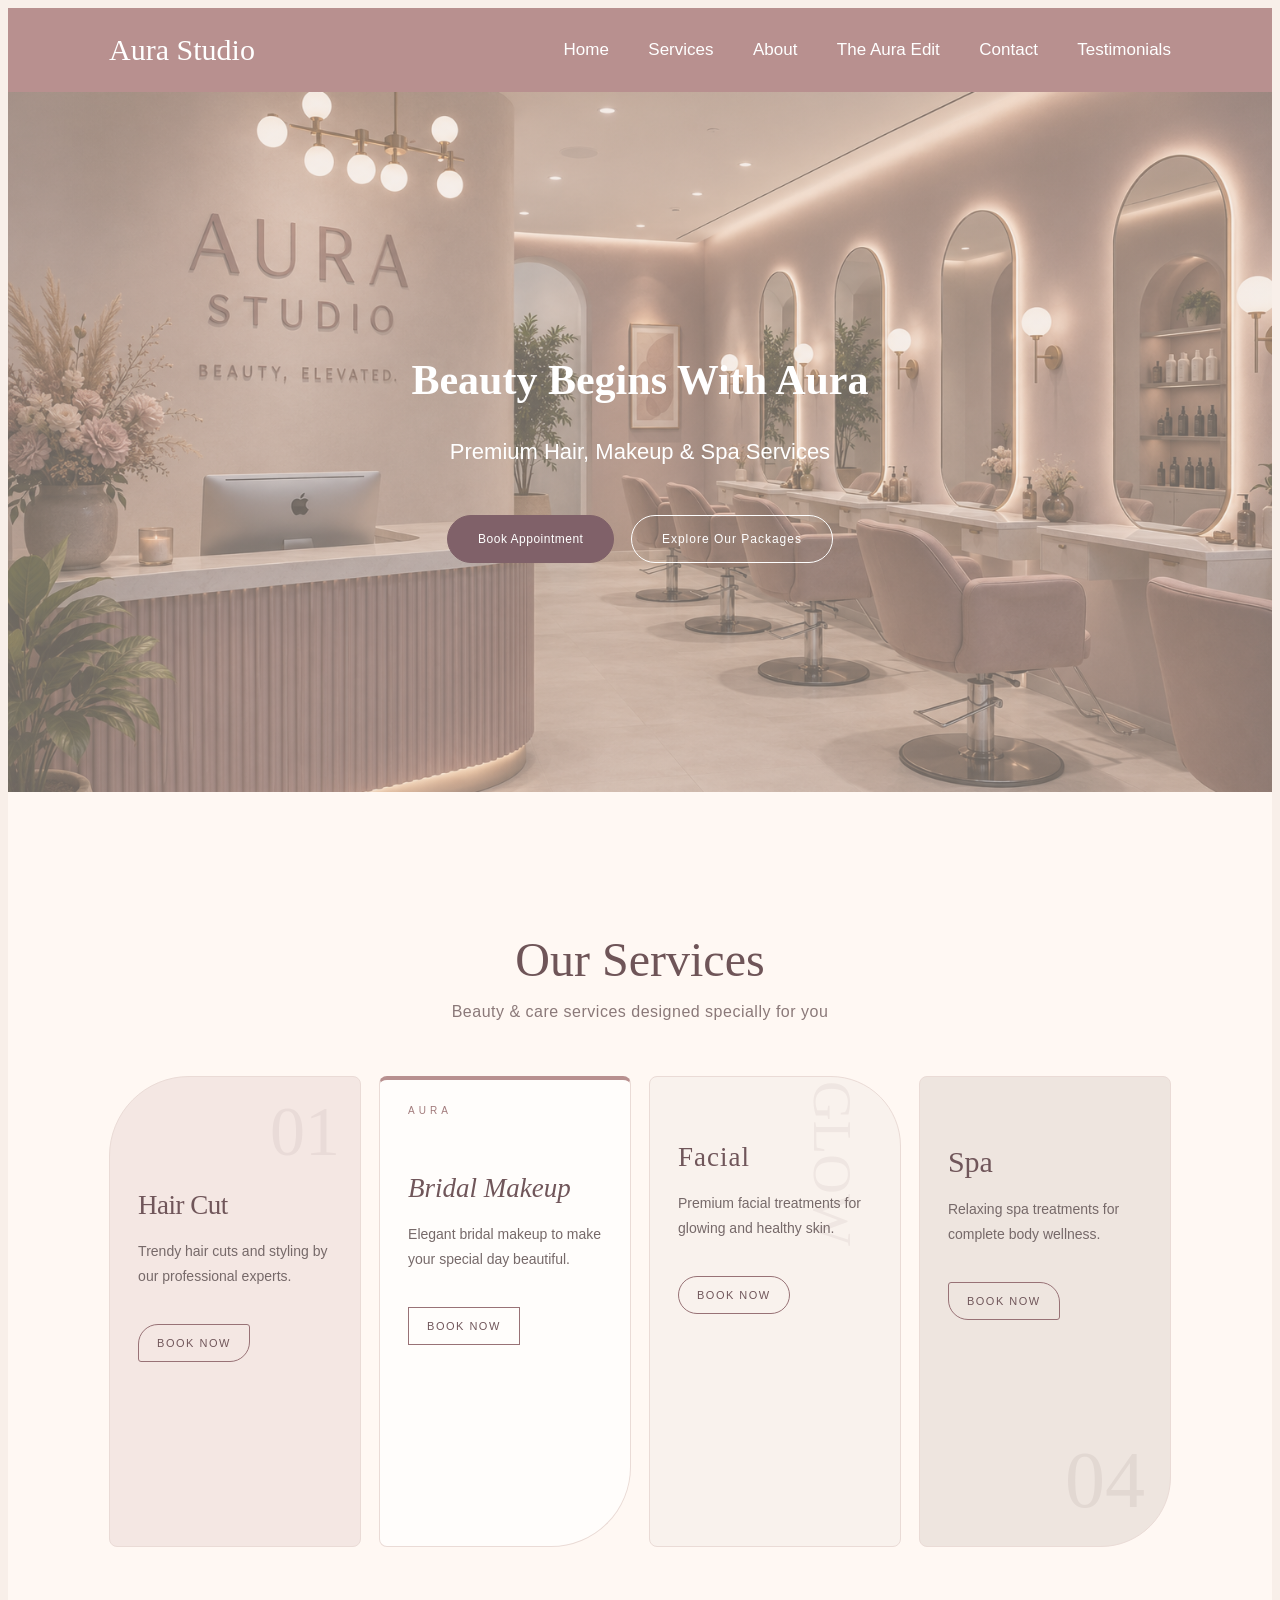
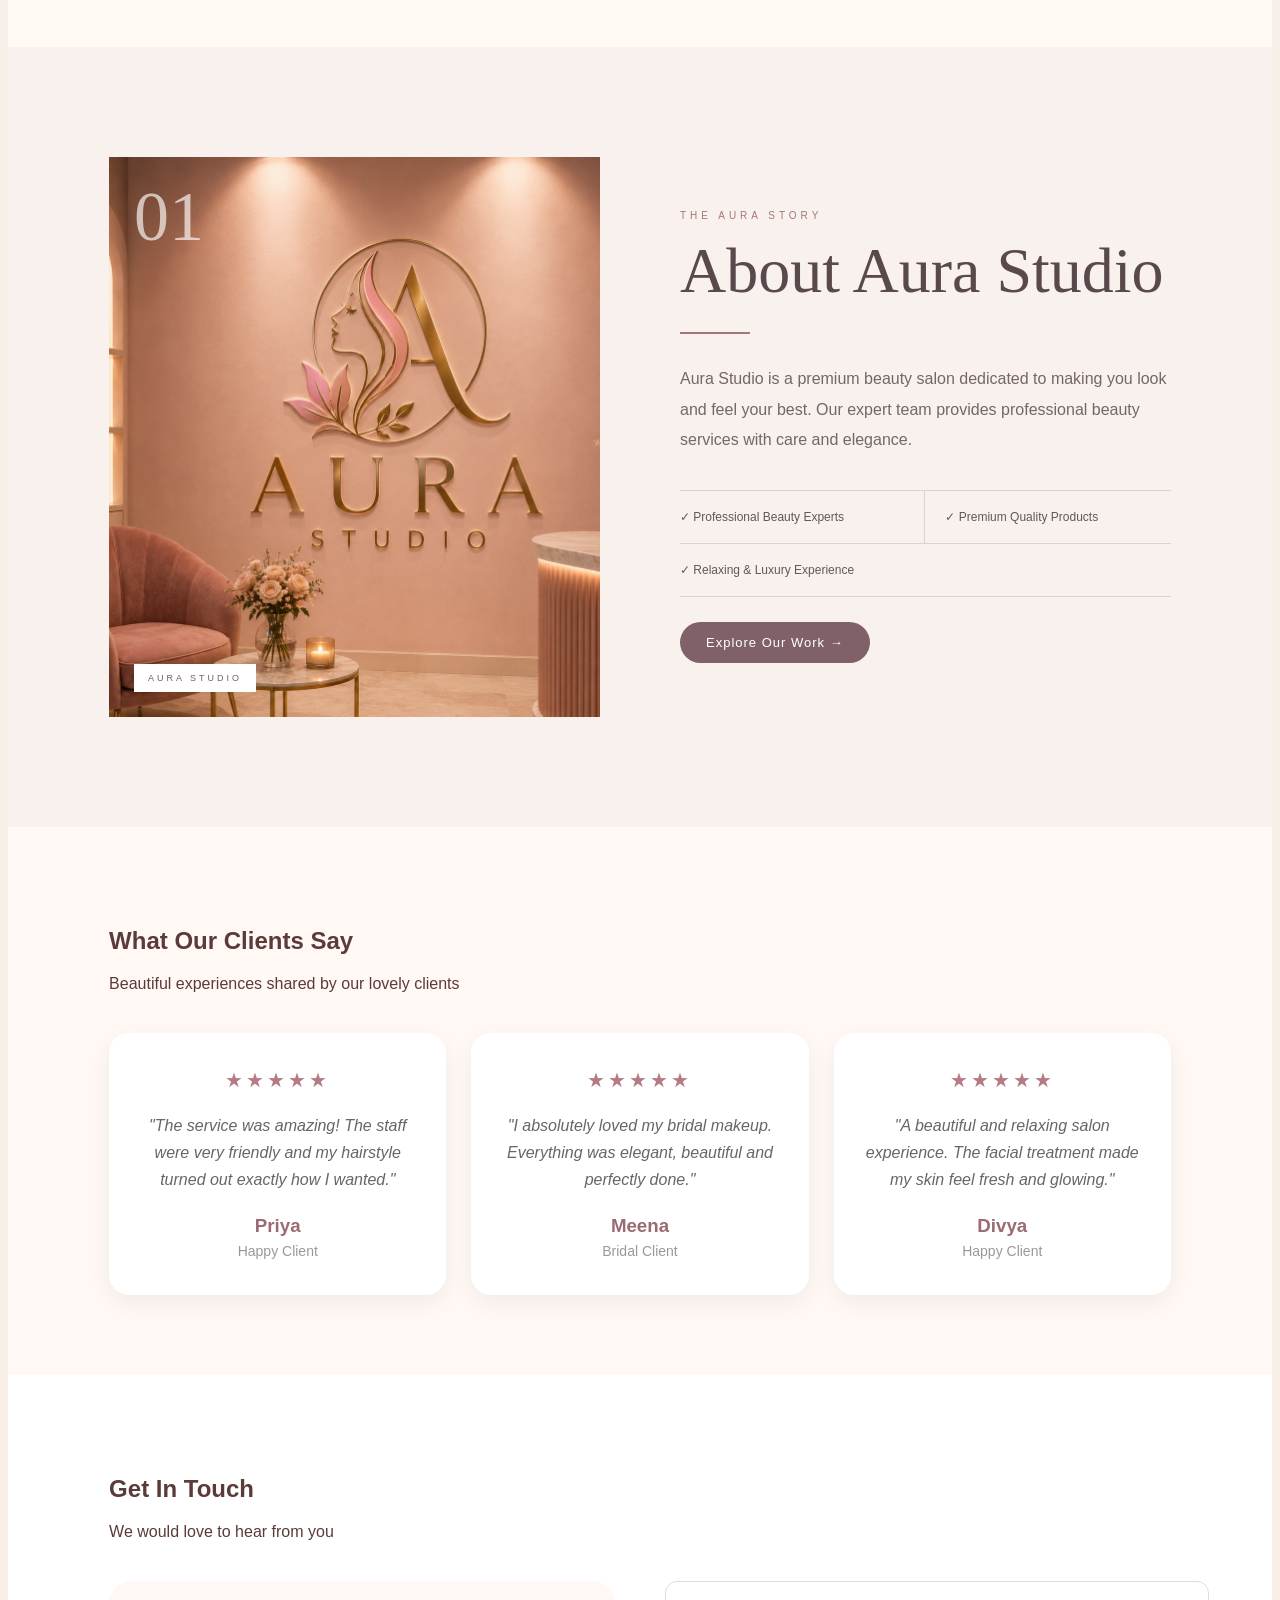
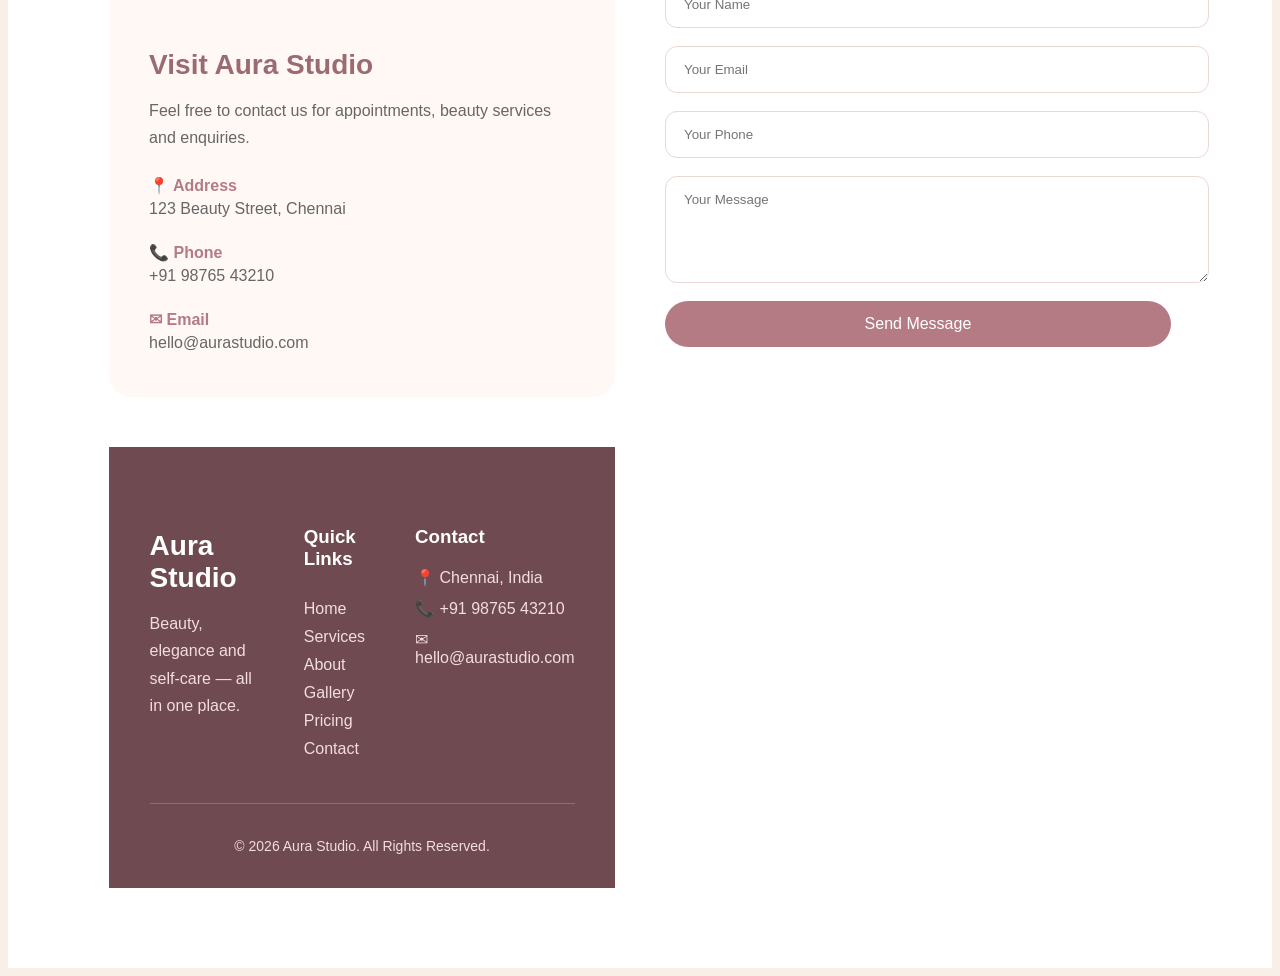
<file: index.html>
<!DOCTYPE html>
<html lang="en">
<head>
    <meta charset="UTF-8">
    <meta name="viewport" content="width=device-width, initial-scale=1.0">
    <title>Aura Studio & Salon</title>

    <link rel="stylesheet" href="style.css">
</head>

<body>

    <!-- Header -->
    <header>
        <div class="logo">
            Aura Studio
        </div>

        <nav>
            <a href="#home">Home</a>
            <a href="#services">Services</a>
            <a href="#about">About</a>
            <a href="aura-edit.html">The Aura Edit</a>
            <a href="#contact">Contact</a>
            <a href="#testimonials">Testimonials</a>
        </nav>
    </header>


    <!-- Hero Section -->
    <section class="hero" id="home">

        <div class="hero-content">

            <h1>Beauty Begins With Aura</h1>

            <p>
                Premium Hair, Makeup & Spa Services
            </p>

            <a href="#contact" class="hero-btn">
                Book Appointment
            </a>

            <a href="packages.html" class="package-hero-btn">
                Explore Our Packages
            </a>

        </div>

    </section>


    <!-- Services Section -->

    <section class="services" id="services">

        <h2>Our Services</h2>

        <p class="service-text">
            Beauty & care services designed specially for you
        </p>

        <div class="service-container">

            <div class="service-card">

                <h3>Hair Cut</h3>

                <p>
                    Trendy hair cuts and styling by our professional experts.
                </p>

                <a href="hair-cut.html" class="service-btn">
                    Book Now
                </a>

            </div>


            <div class="service-card">

                <h3>Bridal Makeup</h3>

                <p>
                    Elegant bridal makeup to make your special day beautiful.
                </p>

                <a href="bridal-makeup.html" class="service-btn">
                    Book Now
                </a>

            </div>


            <div class="service-card">

                <h3>Facial</h3>

                <p>
                    Premium facial treatments for glowing and healthy skin.
                </p>

                <a href="facial.html" class="service-btn">
                    Book Now
                </a>

            </div>


            <div class="service-card">

                <h3>Spa</h3>

                <p>
                    Relaxing spa treatments for complete body wellness.
                </p>

                <a href="spa.html" class="service-btn">
                    Book Now
                </a>

            </div>

        </div>

    </section>


    <!-- About Section -->

    <section class="about" id="about">

        <div class="about-image">

            <img src="Image/about.jpg" alt="Aura Studio Salon">

        </div>


        <div class="about-content">

            <h2>About Aura Studio</h2>

            <p>
                Aura Studio is a premium beauty salon dedicated to making
                you look and feel your best. Our expert team provides
                professional beauty services with care and elegance.
            </p>

            <div class="about-points">

                <p>✓ Professional Beauty Experts</p>

                <p>✓ Premium Quality Products</p>

                <p>✓ Relaxing & Luxury Experience</p>

            </div>

            <a href="gallery.html" class="about-btn">
                Explore Our Work →
            </a>

        </div>

    </section>



    <!-- Testimonials Section -->

    <section class="testimonials" id="testimonials">

        <div class="section-title">

            <h2>What Our Clients Say</h2>

            <p>
                Beautiful experiences shared by our lovely clients
            </p>

        </div>


        <div class="testimonial-container">

            <div class="testimonial-card">

                <div class="stars">
                    ★★★★★
                </div>

                <p>
                    "The service was amazing! The staff were very friendly
                    and my hairstyle turned out exactly how I wanted."
                </p>

                <h3>Priya</h3>

                <span>Happy Client</span>

            </div>


            <div class="testimonial-card">

                <div class="stars">
                    ★★★★★
                </div>

                <p>
                    "I absolutely loved my bridal makeup. Everything was
                    elegant, beautiful and perfectly done."
                </p>

                <h3>Meena</h3>

                <span>Bridal Client</span>

            </div>


            <div class="testimonial-card">

                <div class="stars">
                    ★★★★★
                </div>

                <p>
                    "A beautiful and relaxing salon experience. The facial
                    treatment made my skin feel fresh and glowing."
                </p>

                <h3>Divya</h3>

                <span>Happy Client</span>

            </div>

        </div>

    </section>


    <!-- Contact Section -->

    
    <section class="contact" id="contact">

        <div class="section-title">

            <h2>Get In Touch</h2>

            <p>
                We would love to hear from you
            </p>

        </div>


        <div class="contact-container">

            <div class="contact-info">

                <h3>Visit Aura Studio</h3>

                <p>
                    Feel free to contact us for appointments,
                    beauty services and enquiries.
                </p>


                <div class="contact-detail">

                    <strong>📍 Address</strong>

                    <span>
                        123 Beauty Street, Chennai
                    </span>

                </div>


                <div class="contact-detail">

                    <strong>📞 Phone</strong>

                    <span>
                        +91 98765 43210
                    </span>

                </div>


                <div class="contact-detail">

                    <strong>✉ Email</strong>

                    <span>
                        hello@aurastudio.com
                    </span>

                </div>

            </div>
            <form class="contact-form" id="contactForm">

    <input
        type="text"
        placeholder="Your Name"
        required
    >

    <input
        type="email"
        placeholder="Your Email"
        required
    >

    <input
        type="tel"
        placeholder="Your Phone"
        required
    >

    <textarea
        placeholder="Your Message"
        rows="5"
        required
    ></textarea>

    <button type="submit">
        Send Message
    </button>

    <p id="formMessage"></p>

</form>

    <!-- Footer -->

    <footer class="footer">

        <div class="footer-container">

            <div class="footer-brand">

                <h2>Aura Studio</h2>

                <p>
                    Beauty, elegance and self-care — all in one place.
                </p>

            </div>


            <div class="footer-links">

                <h3>Quick Links</h3>

                <a href="#home">Home</a>

                <a href="#services">Services</a>

                <a href="#about">About</a>

                <a href="gallery.html">Gallery</a>

                <a href="#pricing">Pricing</a>

                <a href="#contact">Contact</a>

            </div>


            <div class="footer-contact">

                <h3>Contact</h3>

                <p>📍 Chennai, India</p>

                <p>📞 +91 98765 43210</p>

                <p>✉ hello@aurastudio.com</p>

            </div>

        </div>


        <div class="footer-bottom">

            <p>
                © 2026 Aura Studio. All Rights Reserved.
            </p>

        </div>

    </footer>
    <script src="refresh-home.js"></script>
      <script src="contact.js"></script>

</body>
</html>
</file>
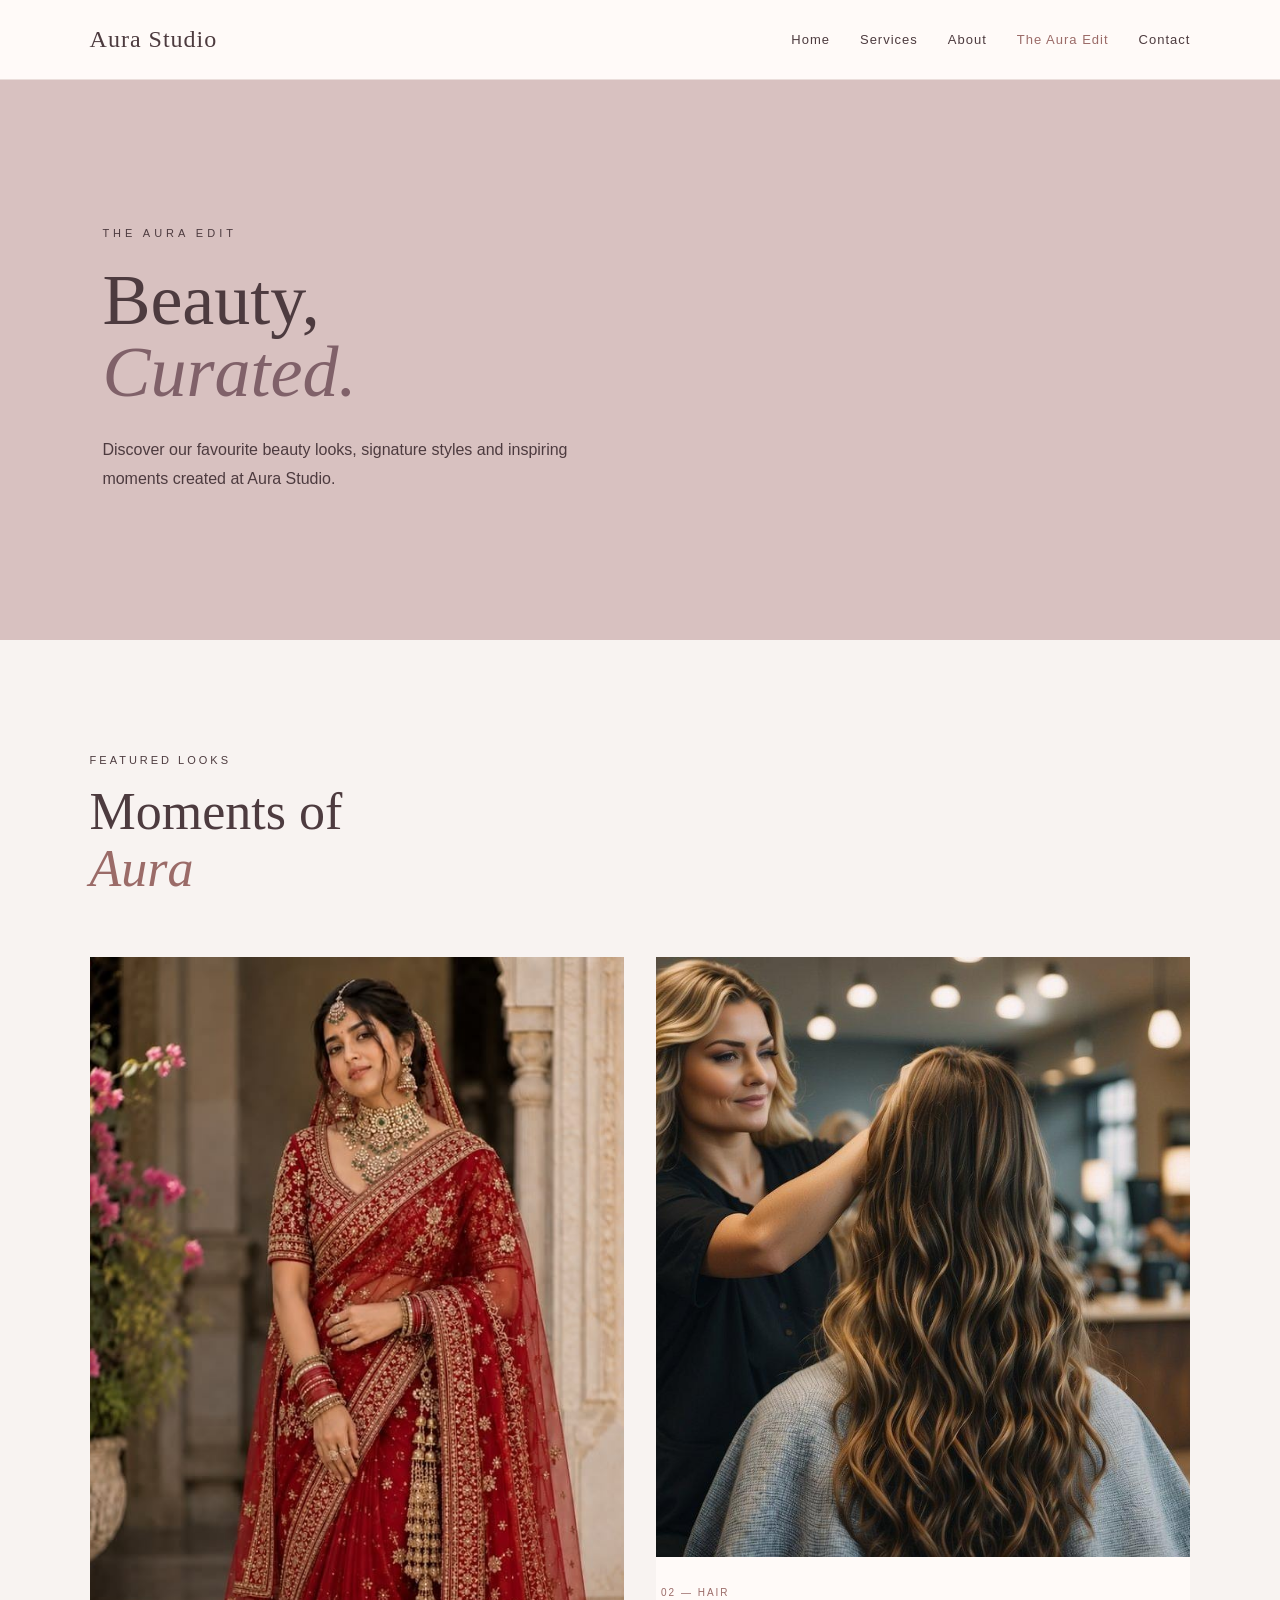
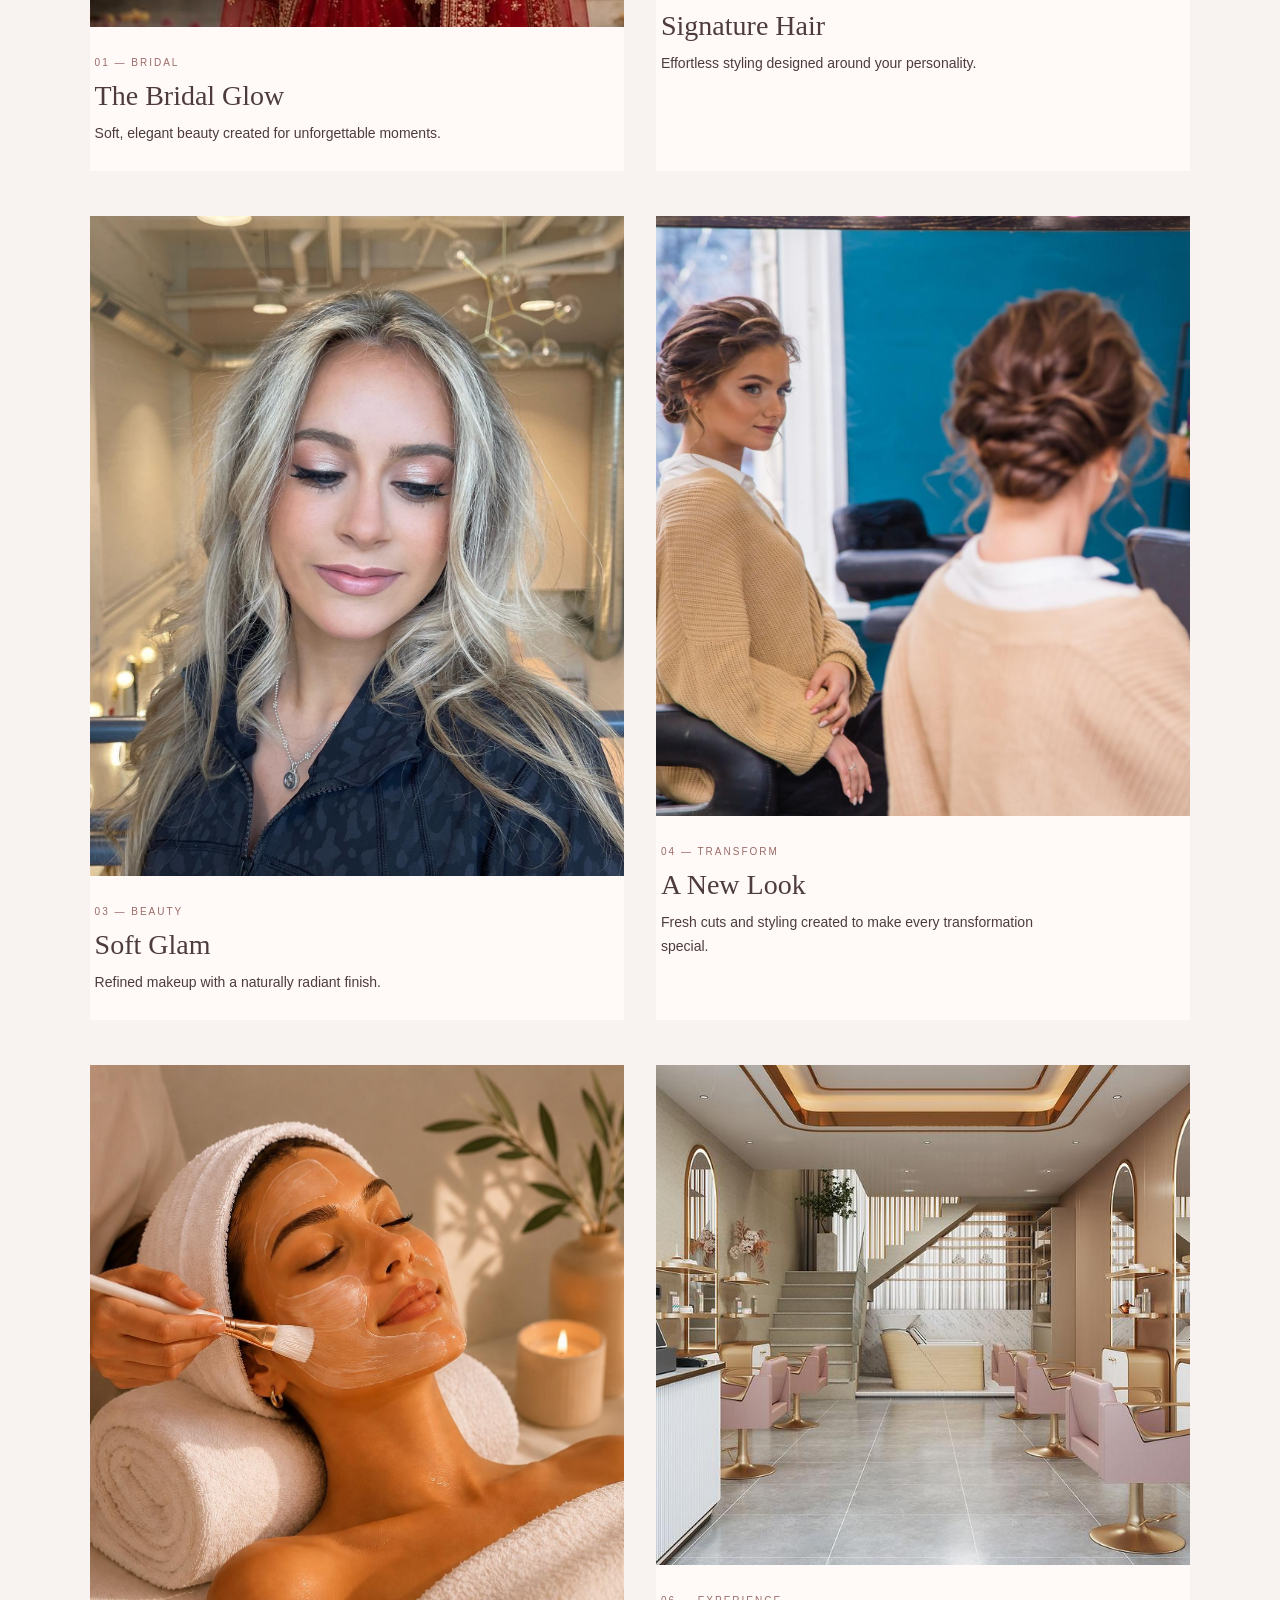
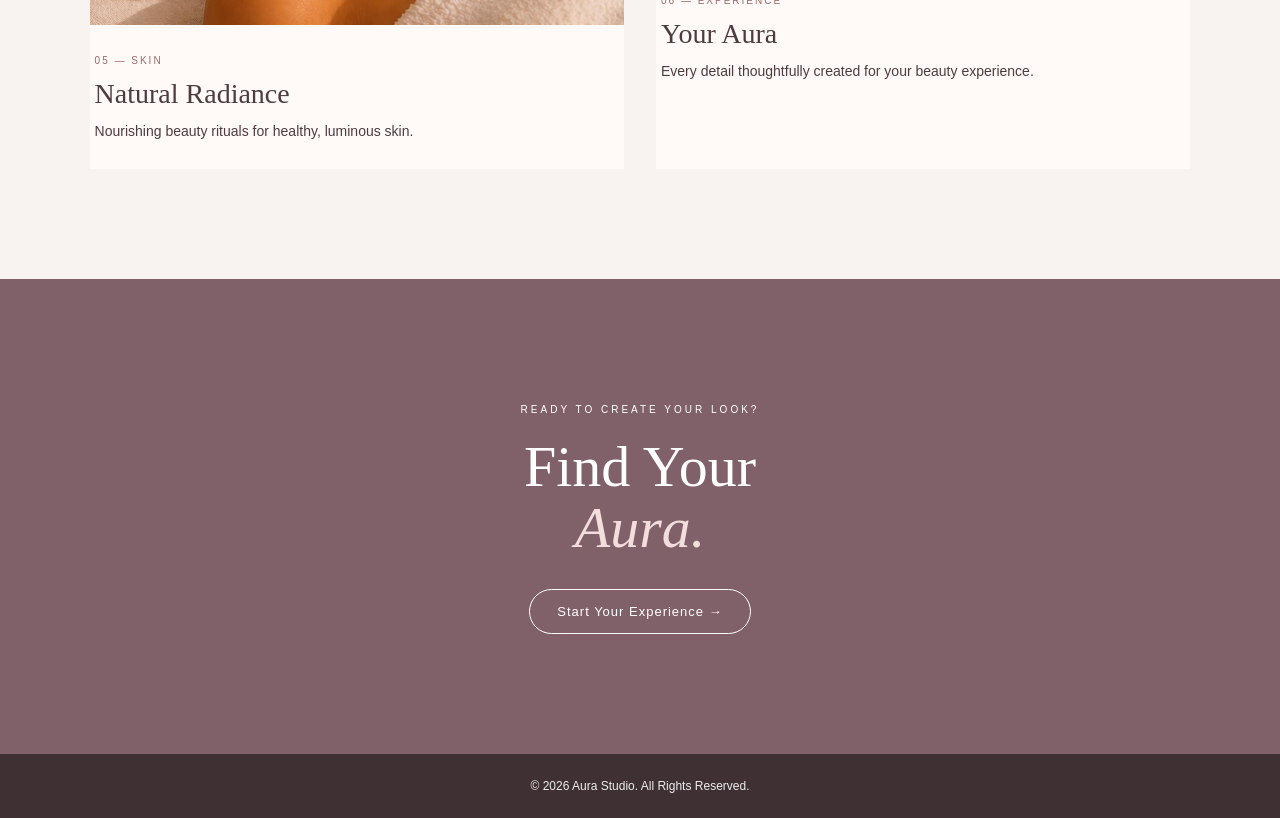
<file: aura-edit.html>
<!DOCTYPE html>
<html lang="en">

<head>
    <meta charset="UTF-8">
    <meta name="viewport" content="width=device-width, initial-scale=1.0">

    <title>The Aura Edit | Aura Studio</title>

    <link rel="stylesheet" href="aura-edit.css">
</head>

<body>


    <!-- Navigation -->

    <header class="edit-nav">

        <div class="logo">
            Aura Studio
        </div>

        <nav>
            <a href="index.html">Home</a>
            <a href="index.html#services">Services</a>
            <a href="index.html#about">About</a>
            <a href="aura-edit.html" class="active">The Aura Edit</a>
            <a href="index.html#contact">Contact</a>
        </nav>

    </header>


    <!-- Hero -->

    <section class="edit-hero">

        <span>THE AURA EDIT</span>

        <h1>
            Beauty,<br>
            <i>Curated.</i>
        </h1>

        <p>
            Discover our favourite beauty looks,
            signature styles and inspiring moments
            created at Aura Studio.
        </p>
         
    </section>


    <!-- Featured Looks -->

    <section class="edit-section">

        <div class="edit-heading">

            <span>FEATURED LOOKS</span>

            <h2>
                Moments of<br>
                <i>Aura</i>
            </h2>

        </div>


        <div class="edit-grid">


            <article class="edit-card">

                <img
                    src="Image/aura-edit-1.jpg"
                    alt="Bridal Makeup"
                >

                <div class="edit-info">

                    <span>01 — BRIDAL</span>

                    <h3>
                        The Bridal Glow
                    </h3>

                    <p>
                        Soft, elegant beauty created
                        for unforgettable moments.
                    </p>

                </div>

            </article>


            <article class="edit-card">

                <img
                    src="Image/aura-edit-2.jpg"
                    alt="Hair Styling"
                >

                <div class="edit-info">

                    <span>02 — HAIR</span>

                    <h3>
                        Signature Hair
                    </h3>

                    <p>
                        Effortless styling designed
                        around your personality.
                    </p>

                </div>

            </article>


            <article class="edit-card">

                <img
                    src="Image/aura-edit-3.jpg"
                    alt="Beauty Look"
                >

                <div class="edit-info">

                    <span>03 — BEAUTY</span>

                    <h3>
                        Soft Glam
                    </h3>

                    <p>
                        Refined makeup with a naturally
                        radiant finish.
                    </p>

                </div>

            </article>


            <article class="edit-card">

                <img
                    src="Image/aura-edit-4.jpg"
                    alt="Hair Transformation"
                >

                <div class="edit-info">

                    <span>04 — TRANSFORM</span>

                    <h3>
                        A New Look
                    </h3>

                    <p>
                        Fresh cuts and styling created
                        to make every transformation special.
                    </p>

                </div>

            </article>


            <article class="edit-card">

                <img
                    src="Image/aura-edit-5.jpg"
                    alt="Skin Ritual"
                >

                <div class="edit-info">

                    <span>05 — SKIN</span>

                    <h3>
                        Natural Radiance
                    </h3>

                    <p>
                        Nourishing beauty rituals for
                        healthy, luminous skin.
                    </p>

                </div>

            </article>


            <article class="edit-card">

                <img
                    src="Image/aura-edit-6.jpg"
                    alt="Aura Studio Experience"
                >

                <div class="edit-info">

                    <span>06 — EXPERIENCE</span>

                    <h3>
                        Your Aura
                    </h3>

                    <p>
                        Every detail thoughtfully created
                        for your beauty experience.
                    </p>

                </div>

            </article>


        </div>

    </section>


    <!-- CTA -->

    <section class="edit-cta">

        <span>
            READY TO CREATE YOUR LOOK?
        </span>

        <h2>
            Find Your<br>
            <i>Aura.</i>
        </h2>

        <a href="index.html#contact">
            Start Your Experience →
        </a>

    </section>


    <!-- Footer -->

    <footer>

        <p>
            © 2026 Aura Studio. All Rights Reserved.
        </p>

    </footer>

<script src="refresh-home.js"></script>
</body>

</html>
</file>
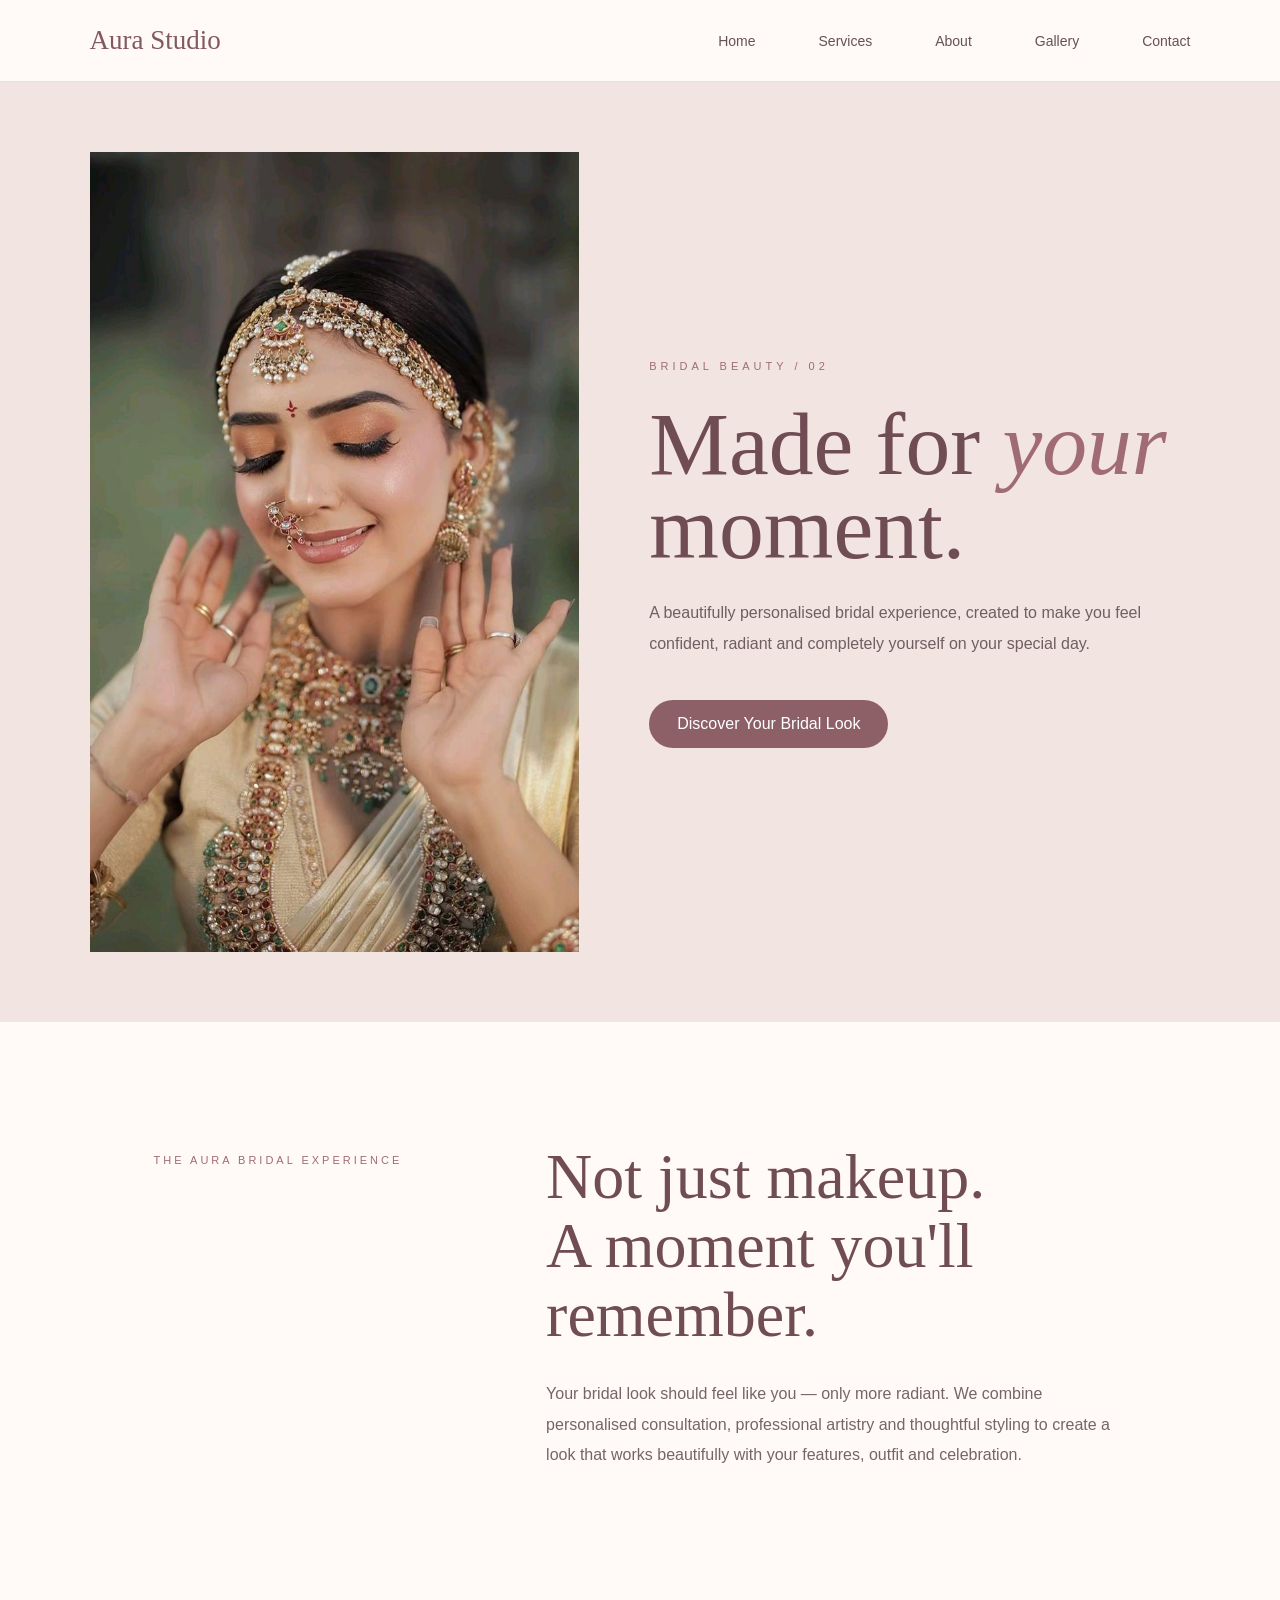
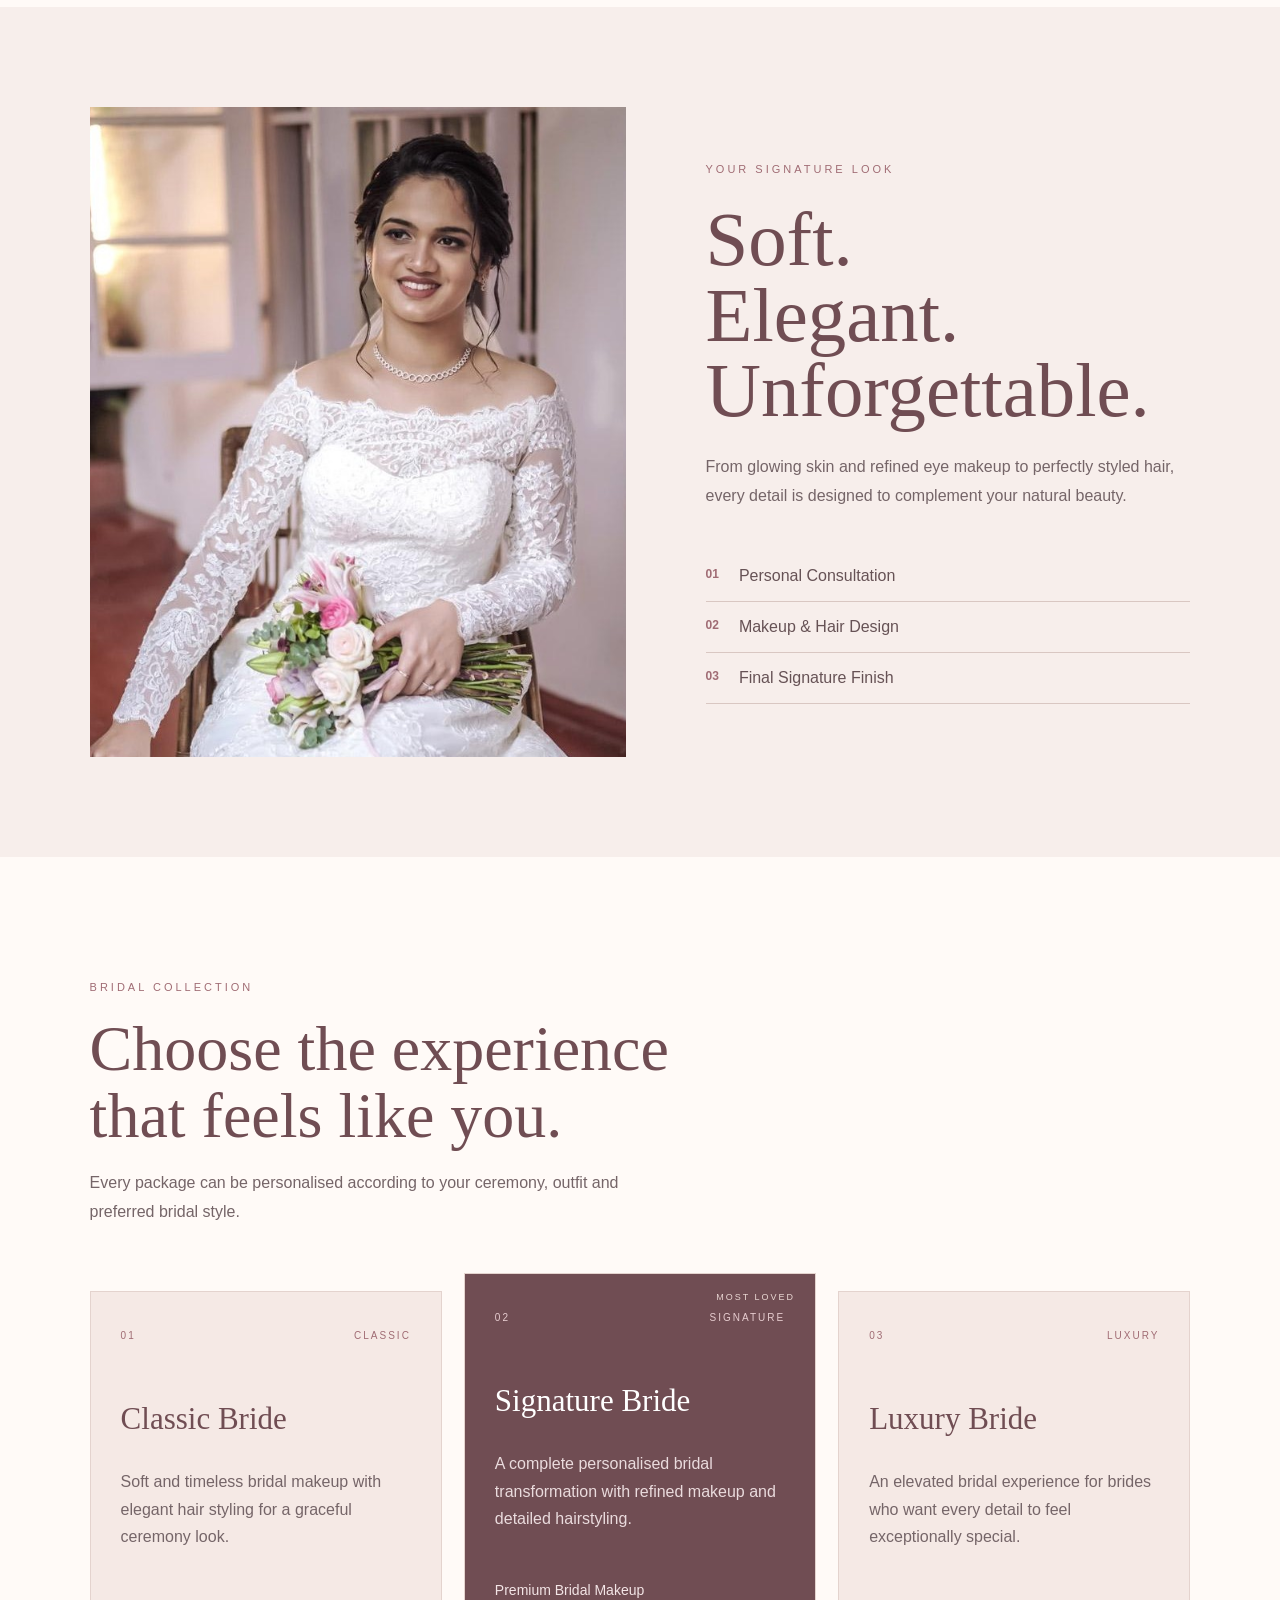
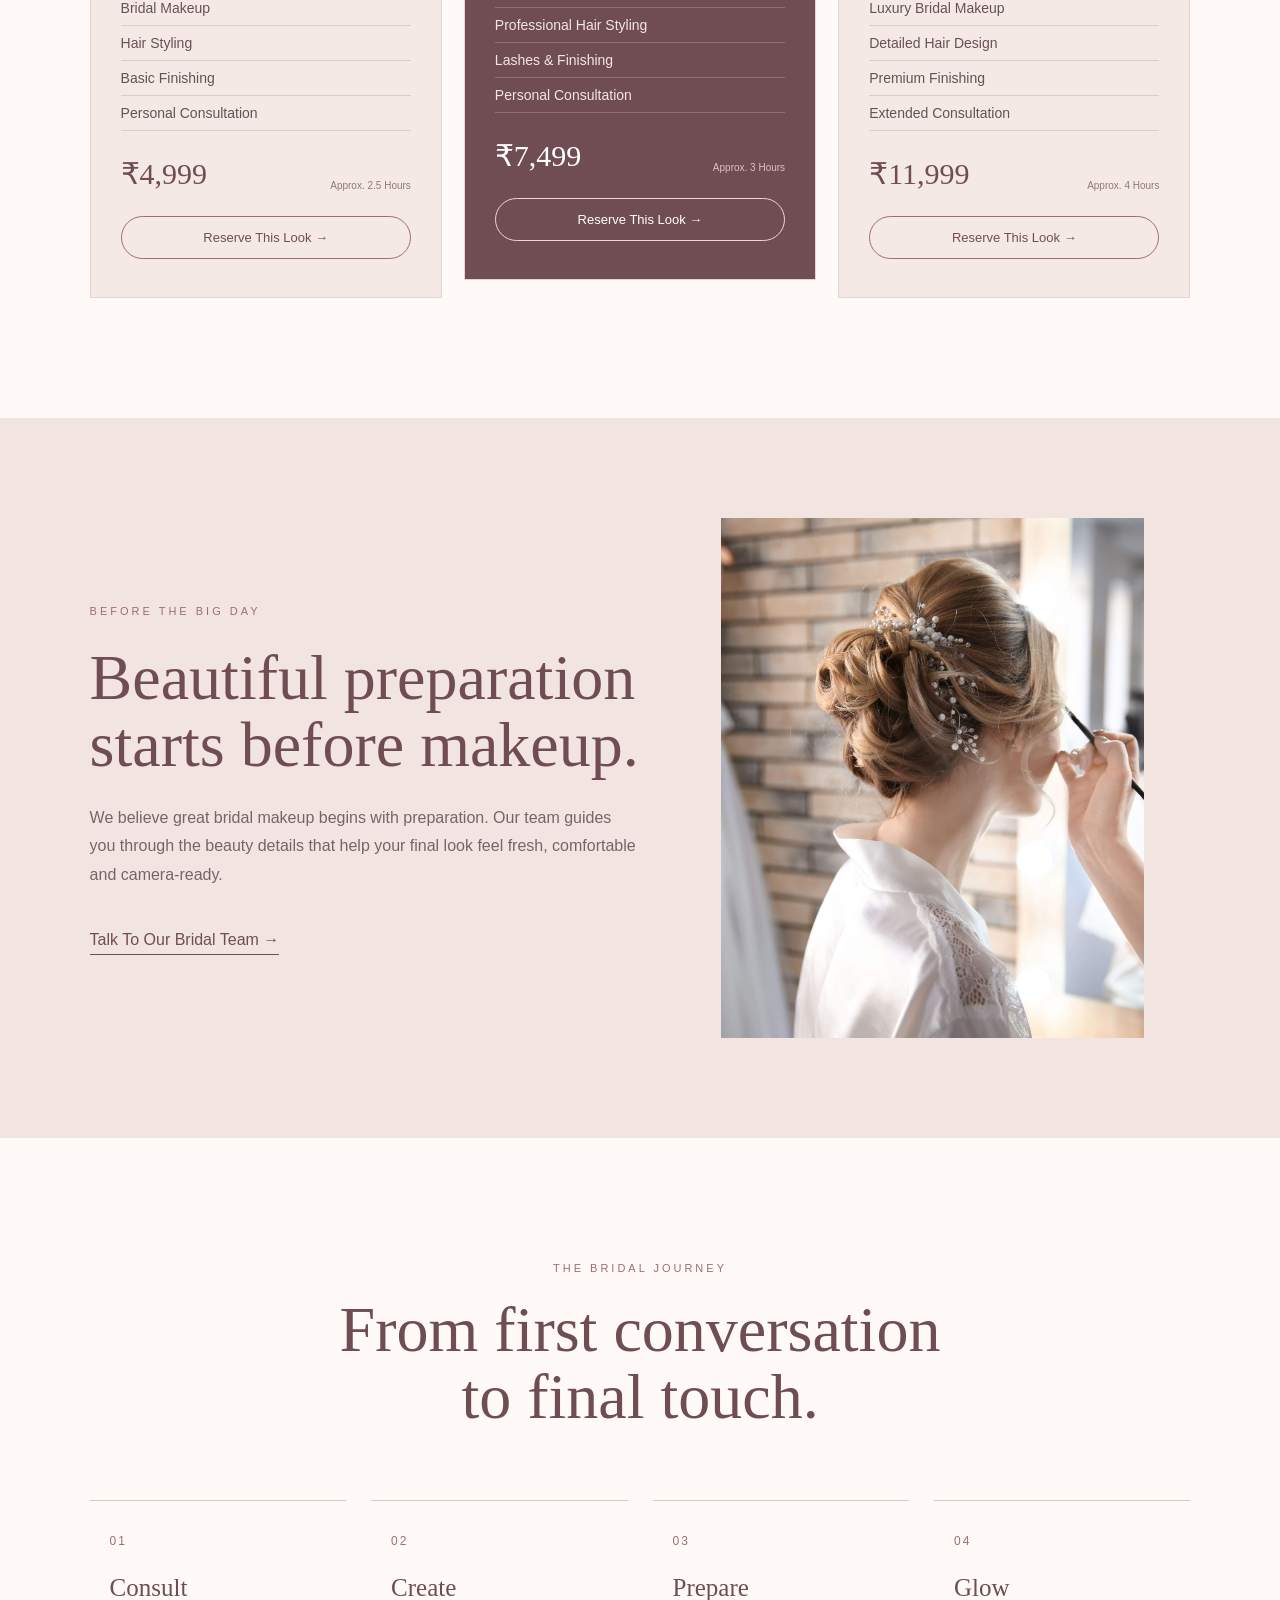
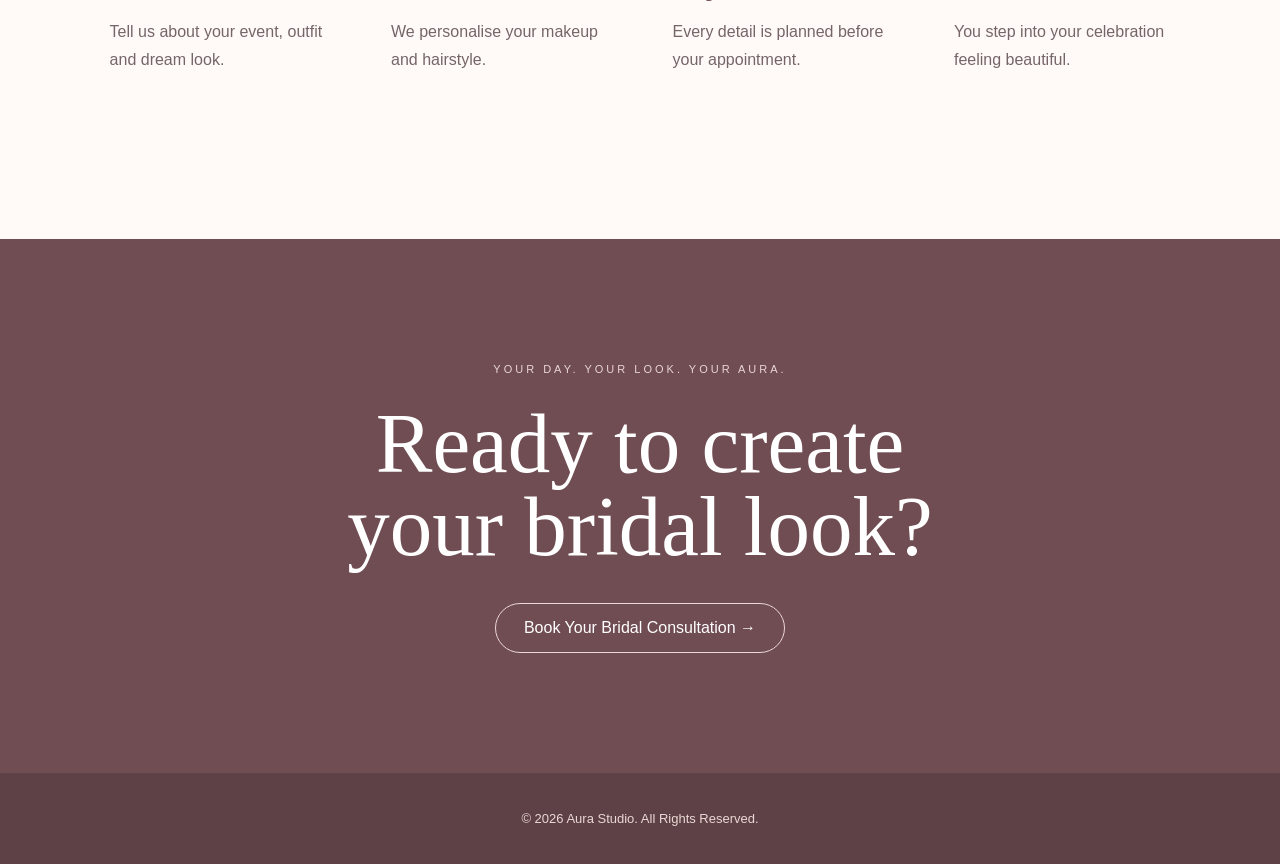
<file: bridal-makeup.html>
<!DOCTYPE html>
<html lang="en">

<head>
    <meta charset="UTF-8">
    <meta name="viewport" content="width=device-width, initial-scale=1.0">

    <title>Bridal Makeup | Aura Studio</title>

    <link rel="stylesheet" href="style.css">
    <link rel="stylesheet" href="bridal-makeup.css">
</head>

<body>

    <!-- Header -->
    <header class="bridal-header">

        <a href="index.html" class="bridal-logo">
            Aura Studio
        </a>

        <nav class="bridal-nav">
            <a href="index.html">Home</a>
            <a href="index.html#services">Services</a>
            <a href="index.html#about">About</a>
            <a href="gallery.html">Gallery</a>
            <a href="index.html#contact">Contact</a>
        </nav>

    </header>


    <!-- Bridal Hero -->
    <section class="bridal-hero">

        <div class="bridal-hero-image">
            <img src="Image/bridal-hero.jpg"
                 alt="Bridal Makeup at Aura Studio">
        </div>

        <div class="bridal-hero-content">

            <span class="eyebrow">BRIDAL BEAUTY / 02</span>

            <h1>
                Made for
                <em>your</em>
                moment.
            </h1>

            <p>
                A beautifully personalised bridal experience,
                created to make you feel confident, radiant and
                completely yourself on your special day.
            </p>

            <a href="#bridal-packages" class="bridal-primary-btn">
                Discover Your Bridal Look
            </a>

        </div>

    </section>


    <!-- Bridal Statement -->
    <section class="bridal-statement">

        <div class="statement-small">
            THE AURA BRIDAL EXPERIENCE
        </div>

        <div class="statement-content">

            <h2>
                Not just makeup.
                <br>
                A moment you'll remember.
            </h2>

            <p>
                Your bridal look should feel like you — only more
                radiant. We combine personalised consultation,
                professional artistry and thoughtful styling to
                create a look that works beautifully with your
                features, outfit and celebration.
            </p>

        </div>

    </section>


    <!-- Bridal Visual Story -->
    <section class="bridal-story">

        <div class="story-image large-image">
            <img src="Image/bridal-look.jpg"
                 alt="Elegant Bridal Look">
        </div>

        <div class="story-content">

            <span>YOUR SIGNATURE LOOK</span>

            <h2>
                Soft.
                <br>
                Elegant.
                <br>
                Unforgettable.
            </h2>

            <p>
                From glowing skin and refined eye makeup to perfectly
                styled hair, every detail is designed to complement
                your natural beauty.
            </p>

            <div class="story-points">

                <div>
                    <strong>01</strong>
                    <span>Personal Consultation</span>
                </div>

                <div>
                    <strong>02</strong>
                    <span>Makeup & Hair Design</span>
                </div>

                <div>
                    <strong>03</strong>
                    <span>Final Signature Finish</span>
                </div>

            </div>

        </div>

    </section>


    <!-- Packages -->
    <section class="bridal-packages" id="bridal-packages">

        <div class="package-intro">

            <span>BRIDAL COLLECTION</span>

            <h2>
                Choose the experience
                <br>
                that feels like you.
            </h2>

            <p>
                Every package can be personalised according to your
                ceremony, outfit and preferred bridal style.
            </p>

        </div>


        <div class="bridal-package-grid">

            <!-- Package 01 -->
            <article class="bridal-card">

                <div class="card-top">
                    <span>01</span>
                    <span>CLASSIC</span>
                </div>

                <h3>Classic Bride</h3>

                <p>
                    Soft and timeless bridal makeup with elegant
                    hair styling for a graceful ceremony look.
                </p>

                <ul>
                    <li>Bridal Makeup</li>
                    <li>Hair Styling</li>
                    <li>Basic Finishing</li>
                    <li>Personal Consultation</li>
                </ul>

                <div class="card-bottom">
                    <strong>₹4,999</strong>
                    <span>Approx. 2.5 Hours</span>
                </div>

                <a href="index.html#contact">
                    Reserve This Look →
                </a>

            </article>


            <!-- Package 02 -->
            <article class="bridal-card featured">

                <div class="popular-label">
                    MOST LOVED
                </div>

                <div class="card-top">
                    <span>02</span>
                    <span>SIGNATURE</span>
                </div>

                <h3>Signature Bride</h3>

                <p>
                    A complete personalised bridal transformation
                    with refined makeup and detailed hairstyling.
                </p>

                <ul>
                    <li>Premium Bridal Makeup</li>
                    <li>Professional Hair Styling</li>
                    <li>Lashes & Finishing</li>
                    <li>Personal Consultation</li>
                </ul>

                <div class="card-bottom">
                    <strong>₹7,499</strong>
                    <span>Approx. 3 Hours</span>
                </div>

                <a href="index.html#contact">
                    Reserve This Look →
                </a>

            </article>


            <!-- Package 03 -->
            <article class="bridal-card">

                <div class="card-top">
                    <span>03</span>
                    <span>LUXURY</span>
                </div>

                <h3>Luxury Bride</h3>

                <p>
                    An elevated bridal experience for brides who
                    want every detail to feel exceptionally special.
                </p>

                <ul>
                    <li>Luxury Bridal Makeup</li>
                    <li>Detailed Hair Design</li>
                    <li>Premium Finishing</li>
                    <li>Extended Consultation</li>
                </ul>

                <div class="card-bottom">
                    <strong>₹11,999</strong>
                    <span>Approx. 4 Hours</span>
                </div>

                <a href="index.html#contact">
                    Reserve This Look →
                </a>

            </article>

        </div>

    </section>


    <!-- Preparation Section -->
    <section class="bridal-prep">

        <div class="prep-content">

            <span>BEFORE THE BIG DAY</span>

            <h2>
                Beautiful preparation
                <br>
                starts before makeup.
            </h2>

            <p>
                We believe great bridal makeup begins with preparation.
                Our team guides you through the beauty details that
                help your final look feel fresh, comfortable and
                camera-ready.
            </p>

            <a href="index.html#contact">
                Talk To Our Bridal Team →
            </a>

        </div>

        <div class="prep-image">
            <img src="Image/bridal-preparation.jpg"
                 alt="Bridal Beauty Preparation">
        </div>

    </section>


    <!-- Bridal Journey -->
    <section class="bridal-journey">

        <div class="journey-heading">

            <span>THE BRIDAL JOURNEY</span>

            <h2>
                From first conversation
                <br>
                to final touch.
            </h2>

        </div>


        <div class="journey-steps">

            <div class="journey-step">
                <span>01</span>
                <h3>Consult</h3>
                <p>
                    Tell us about your event, outfit and dream look.
                </p>
            </div>

            <div class="journey-step">
                <span>02</span>
                <h3>Create</h3>
                <p>
                    We personalise your makeup and hairstyle.
                </p>
            </div>

            <div class="journey-step">
                <span>03</span>
                <h3>Prepare</h3>
                <p>
                    Every detail is planned before your appointment.
                </p>
            </div>

            <div class="journey-step">
                <span>04</span>
                <h3>Glow</h3>
                <p>
                    You step into your celebration feeling beautiful.
                </p>
            </div>

        </div>

    </section>


    <!-- CTA -->
    <section class="bridal-cta">

        <span>YOUR DAY. YOUR LOOK. YOUR AURA.</span>

        <h2>
            Ready to create
            <br>
            your bridal look?
        </h2>

        <a href="index.html#contact">
            Book Your Bridal Consultation →
        </a>

    </section>


    <!-- Footer -->
    <footer class="bridal-footer">

        <p>
            © 2026 Aura Studio. All Rights Reserved.
        </p>

    </footer>
<script src="refresh-home.js"></script>
</body>

</html>
</file>
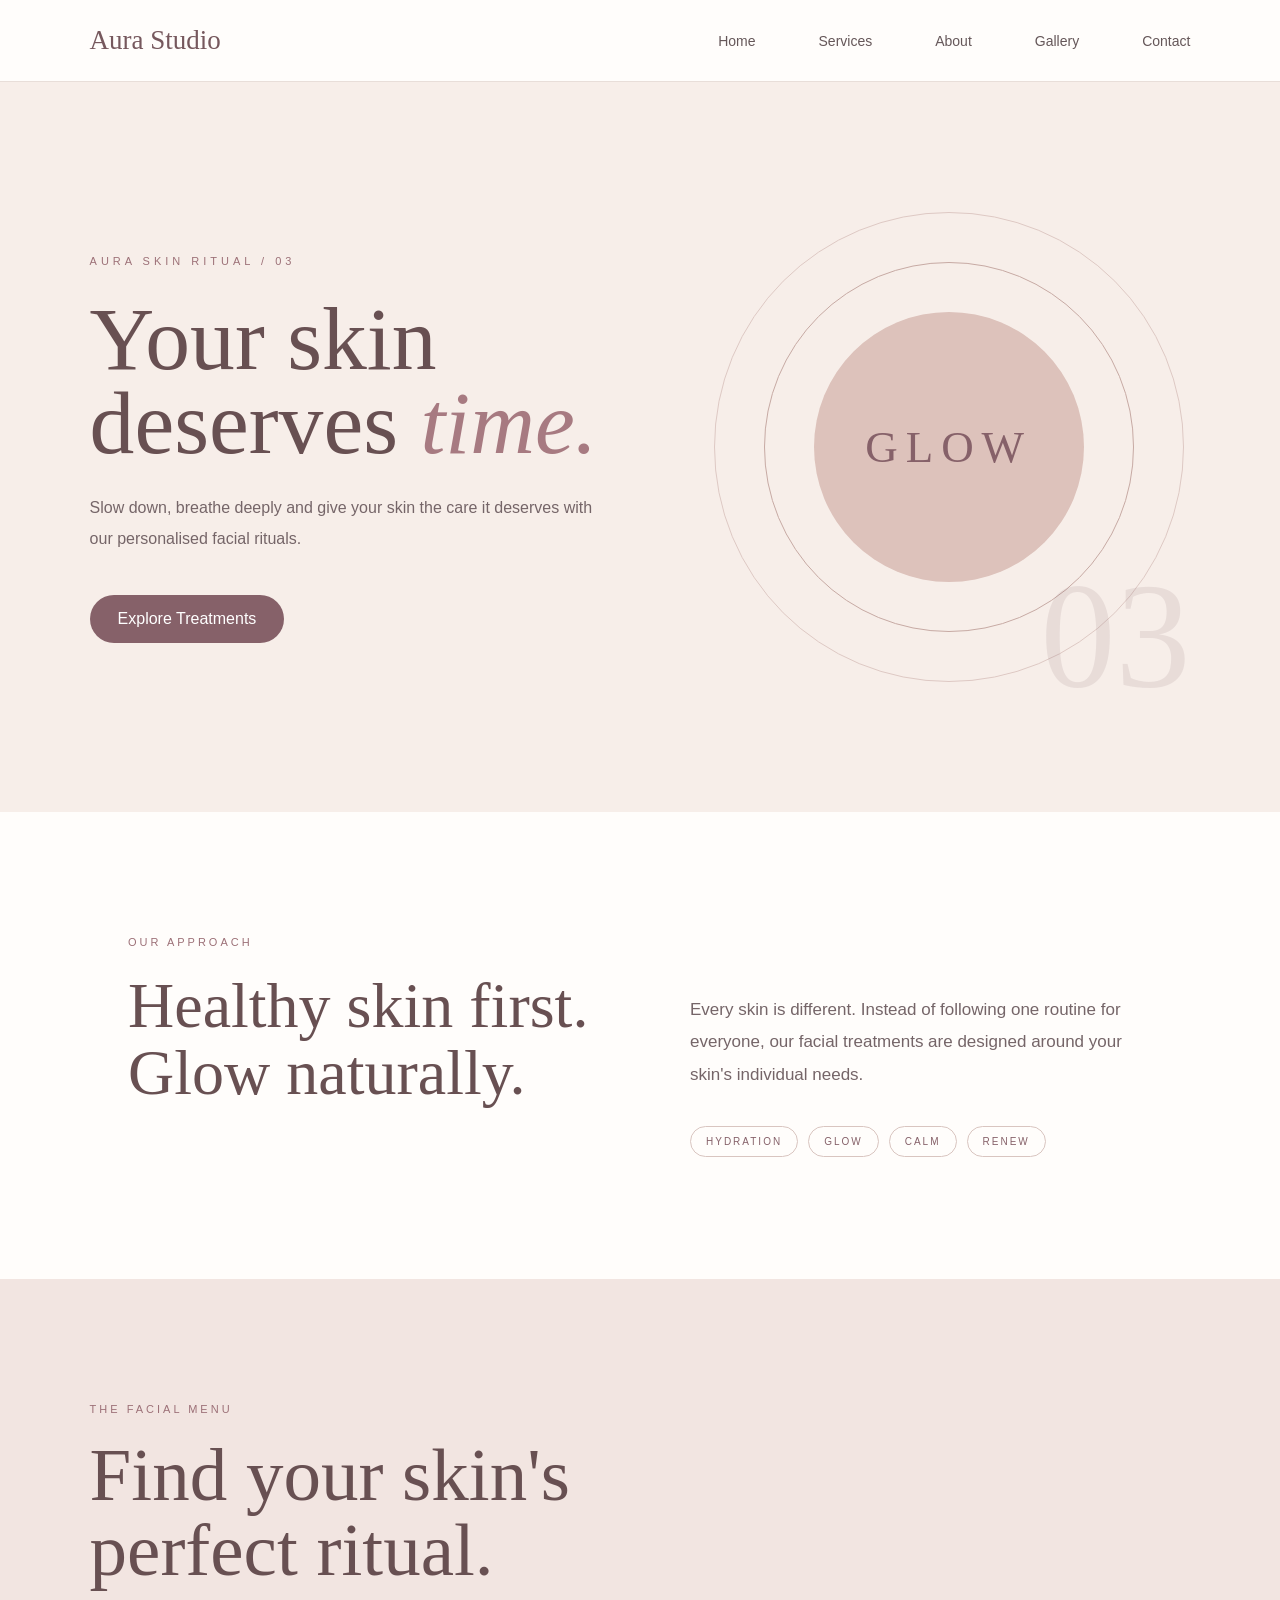
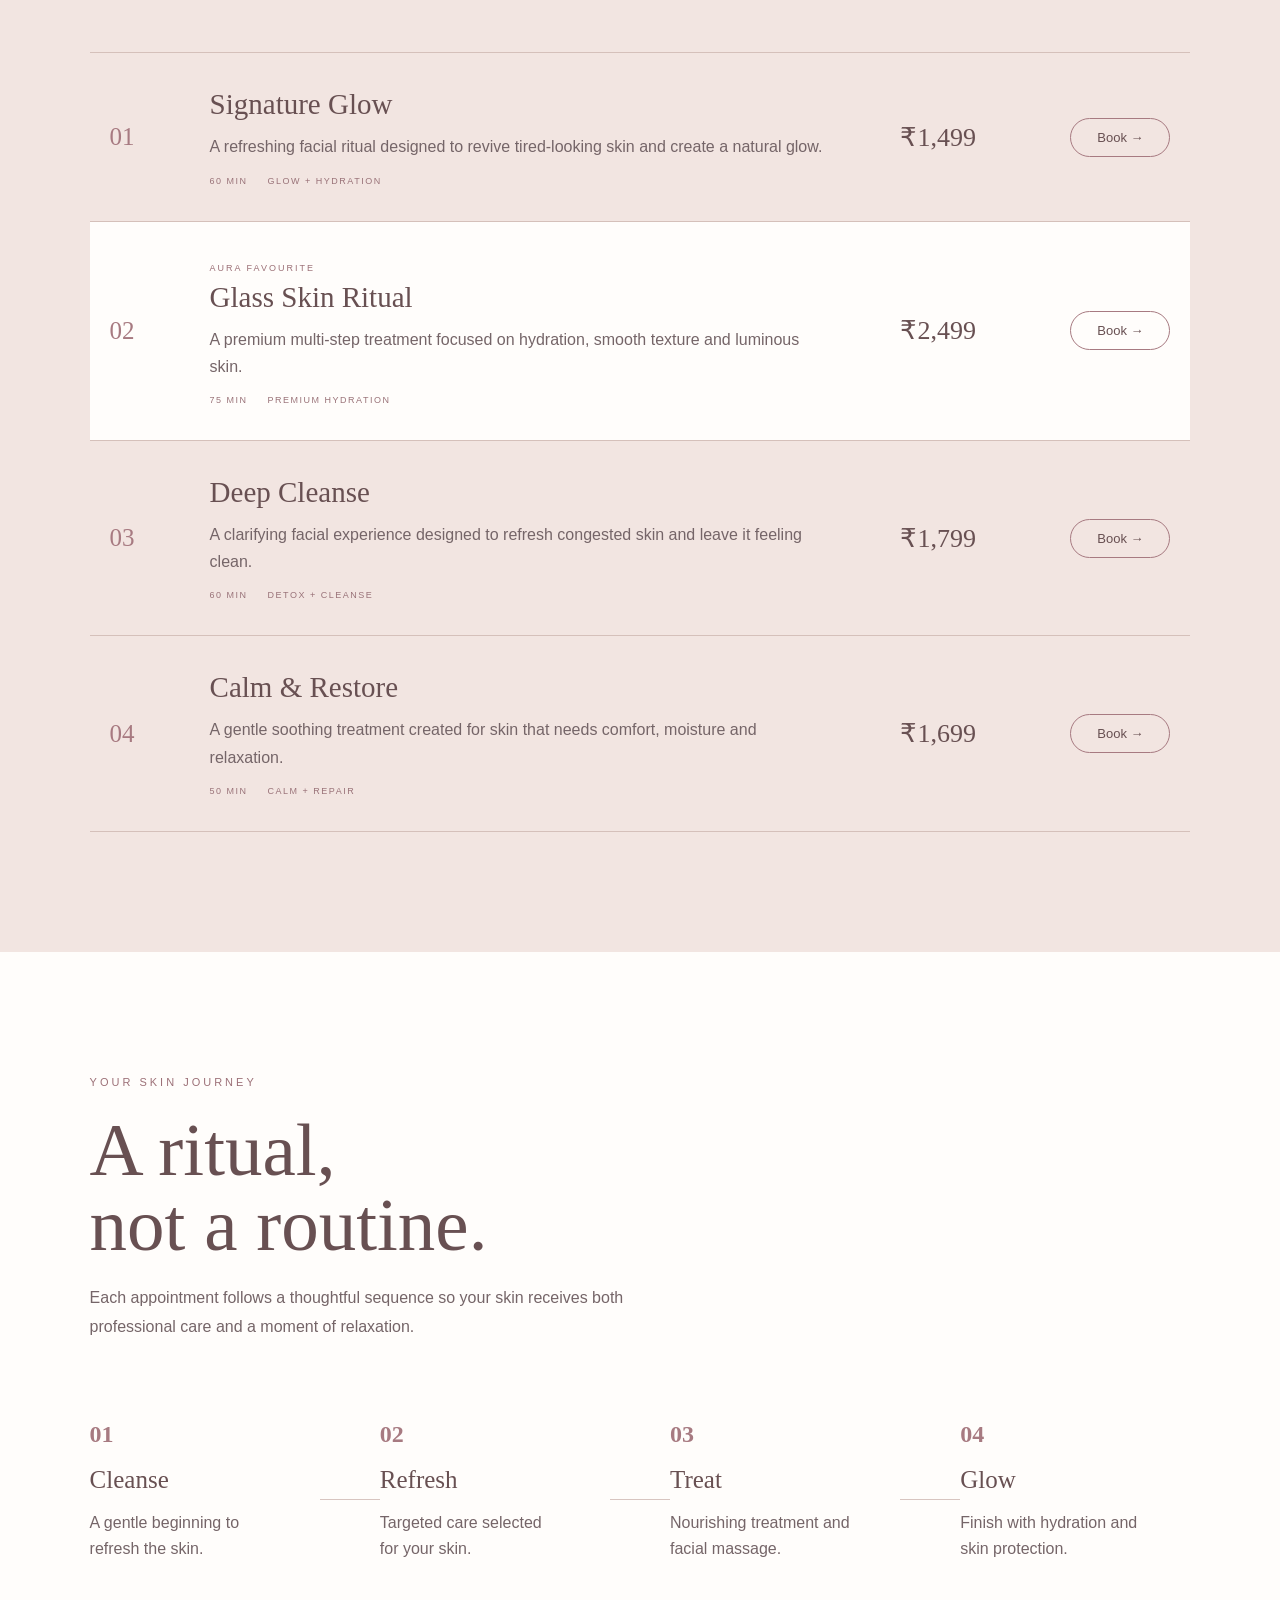
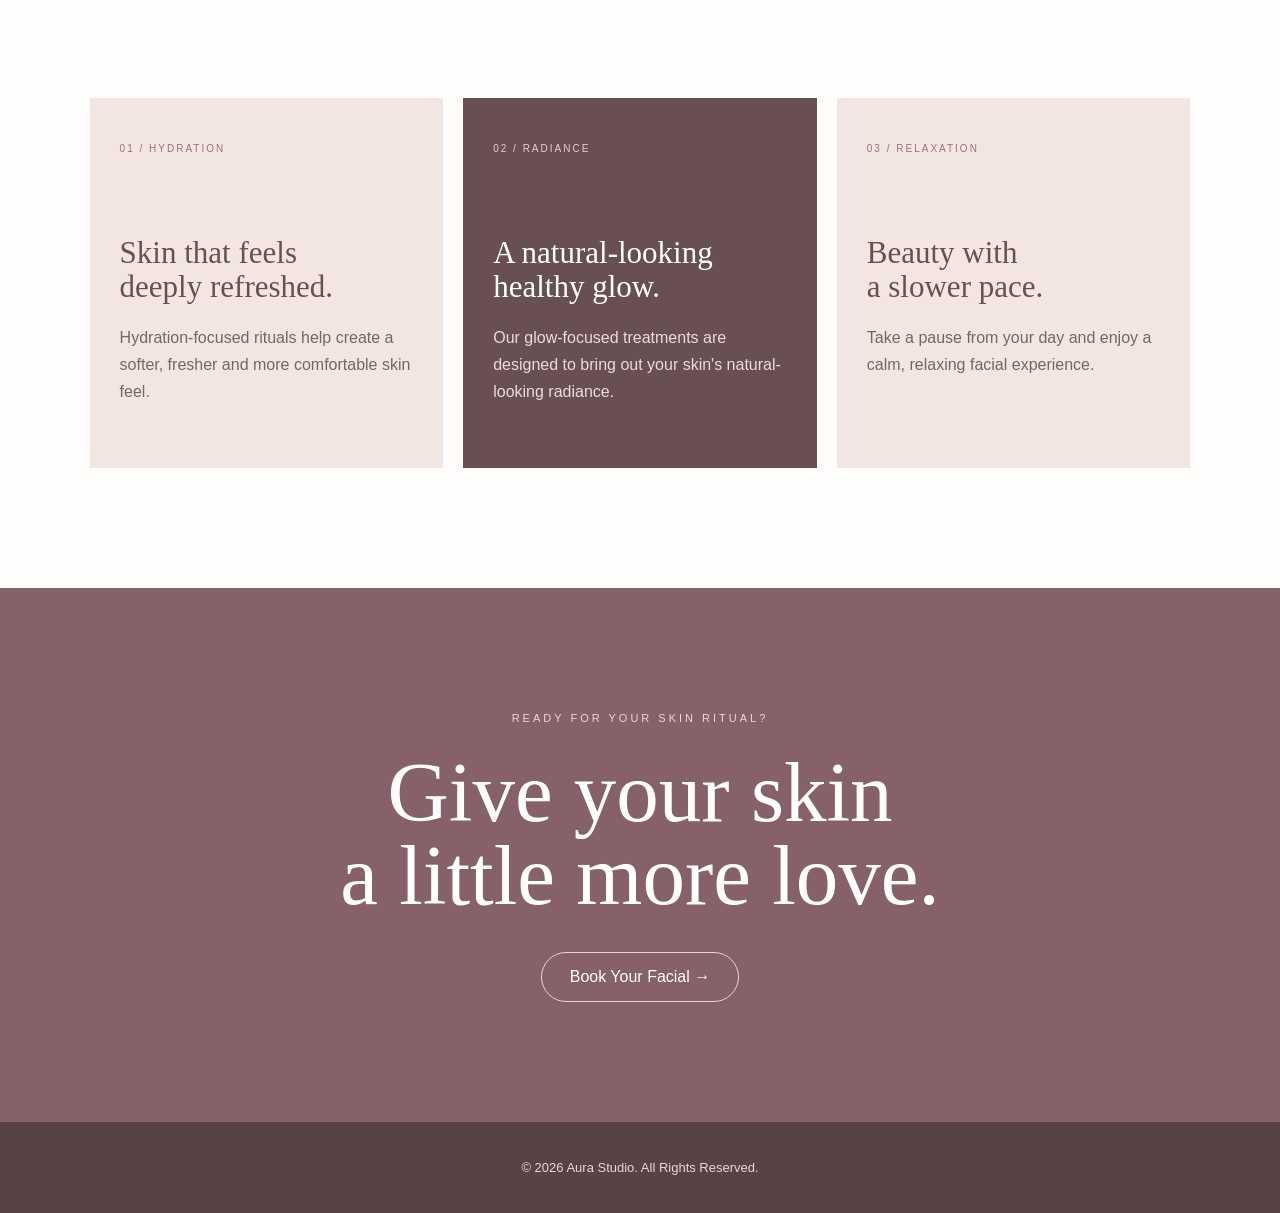
<file: facial.html>
<!DOCTYPE html>
<html lang="en">

<head>
    <meta charset="UTF-8">
    <meta name="viewport" content="width=device-width, initial-scale=1.0">

    <title>Facial Rituals | Aura Studio</title>

    <link rel="stylesheet" href="style.css">
    <link rel="stylesheet" href="facial.css">
</head>

<body>

    <!-- Header -->

    <header class="facial-header">

        <a href="index.html" class="facial-logo">
            Aura Studio
        </a>

        <nav class="facial-nav">
            <a href="index.html">Home</a>
            <a href="index.html#services">Services</a>
            <a href="index.html#about">About</a>
            <a href="gallery.html">Gallery</a>
            <a href="index.html#contact">Contact</a>
        </nav>

    </header>


    <!-- Hero -->

    <section class="facial-hero">

        <div class="facial-hero-content">

            <span class="facial-label">AURA SKIN RITUAL / 03</span>

            <h1>
                Your skin
                <br>
                deserves
                <em>time.</em>
            </h1>

            <p>
                Slow down, breathe deeply and give your skin the
                care it deserves with our personalised facial rituals.
            </p>

            <a href="#facial-menu" class="facial-main-btn">
                Explore Treatments
            </a>

        </div>


        <div class="facial-hero-visual">

            <div class="hero-circle">
                <span>GLOW</span>
            </div>

            <div class="hero-orbit orbit-one"></div>
            <div class="hero-orbit orbit-two"></div>

            <div class="hero-number">
                03
            </div>

        </div>

    </section>


    <!-- Skin Philosophy -->

    <section class="skin-philosophy">

        <div class="philosophy-title">

            <span>OUR APPROACH</span>

            <h2>
                Healthy skin first.
                <br>
                Glow naturally.
            </h2>

        </div>


        <div class="philosophy-text">

            <p>
                Every skin is different. Instead of following one
                routine for everyone, our facial treatments are
                designed around your skin's individual needs.
            </p>

            <div class="skin-tags">
                <span>HYDRATION</span>
                <span>GLOW</span>
                <span>CALM</span>
                <span>RENEW</span>
            </div>

        </div>

    </section>


    <!-- Facial Menu -->

    <section class="facial-menu" id="facial-menu">

        <div class="menu-heading">

            <span>THE FACIAL MENU</span>

            <h2>
                Find your skin's
                <br>
                perfect ritual.
            </h2>

        </div>


        <div class="treatment-list">


            <!-- Treatment 01 -->

            <article class="treatment">

                <div class="treatment-index">
                    01
                </div>

                <div class="treatment-main">

                    <h3>Signature Glow</h3>

                    <p>
                        A refreshing facial ritual designed to revive
                        tired-looking skin and create a natural glow.
                    </p>

                    <div class="treatment-meta">
                        <span>60 MIN</span>
                        <span>GLOW + HYDRATION</span>
                    </div>

                </div>

                <div class="treatment-price">
                    ₹1,499
                </div>

                <a href="index.html#contact" class="treatment-link">
                    Book →
                </a>

            </article>


            <!-- Treatment 02 -->

            <article class="treatment highlighted">

                <div class="treatment-index">
                    02
                </div>

                <div class="treatment-main">

                    <div class="treatment-badge">
                        AURA FAVOURITE
                    </div>

                    <h3>Glass Skin Ritual</h3>

                    <p>
                        A premium multi-step treatment focused on
                        hydration, smooth texture and luminous skin.
                    </p>

                    <div class="treatment-meta">
                        <span>75 MIN</span>
                        <span>PREMIUM HYDRATION</span>
                    </div>

                </div>

                <div class="treatment-price">
                    ₹2,499
                </div>

                <a href="index.html#contact" class="treatment-link">
                    Book →
                </a>

            </article>


            <!-- Treatment 03 -->

            <article class="treatment">

                <div class="treatment-index">
                    03
                </div>

                <div class="treatment-main">

                    <h3>Deep Cleanse</h3>

                    <p>
                        A clarifying facial experience designed to
                        refresh congested skin and leave it feeling clean.
                    </p>

                    <div class="treatment-meta">
                        <span>60 MIN</span>
                        <span>DETOX + CLEANSE</span>
                    </div>

                </div>

                <div class="treatment-price">
                    ₹1,799
                </div>

                <a href="index.html#contact" class="treatment-link">
                    Book →
                </a>

            </article>


            <!-- Treatment 04 -->

            <article class="treatment">

                <div class="treatment-index">
                    04
                </div>

                <div class="treatment-main">

                    <h3>Calm & Restore</h3>

                    <p>
                        A gentle soothing treatment created for skin
                        that needs comfort, moisture and relaxation.
                    </p>

                    <div class="treatment-meta">
                        <span>50 MIN</span>
                        <span>CALM + REPAIR</span>
                    </div>

                </div>

                <div class="treatment-price">
                    ₹1,699
                </div>

                <a href="index.html#contact" class="treatment-link">
                    Book →
                </a>

            </article>

        </div>

    </section>


    <!-- Skin Journey -->

    <section class="skin-journey">

        <div class="journey-intro">

            <span>YOUR SKIN JOURNEY</span>

            <h2>
                A ritual,
                <br>
                not a routine.
            </h2>

            <p>
                Each appointment follows a thoughtful sequence so
                your skin receives both professional care and a
                moment of relaxation.
            </p>

        </div>


        <div class="journey-flow">

            <div class="flow-step">
                <strong>01</strong>
                <h3>Cleanse</h3>
                <p>
                    A gentle beginning to refresh the skin.
                </p>
            </div>

            <div class="flow-line"></div>

            <div class="flow-step">
                <strong>02</strong>
                <h3>Refresh</h3>
                <p>
                    Targeted care selected for your skin.
                </p>
            </div>

            <div class="flow-line"></div>

            <div class="flow-step">
                <strong>03</strong>
                <h3>Treat</h3>
                <p>
                    Nourishing treatment and facial massage.
                </p>
            </div>

            <div class="flow-line"></div>

            <div class="flow-step">
                <strong>04</strong>
                <h3>Glow</h3>
                <p>
                    Finish with hydration and skin protection.
                </p>
            </div>

        </div>

    </section>


    <!-- Skin Notes -->

    <section class="skin-notes">

        <div class="notes-card">

            <span>01 / HYDRATION</span>

            <h3>
                Skin that feels
                <br>
                deeply refreshed.
            </h3>

            <p>
                Hydration-focused rituals help create a softer,
                fresher and more comfortable skin feel.
            </p>

        </div>


        <div class="notes-card dark-note">

            <span>02 / RADIANCE</span>

            <h3>
                A natural-looking
                <br>
                healthy glow.
            </h3>

            <p>
                Our glow-focused treatments are designed to bring
                out your skin's natural-looking radiance.
            </p>

        </div>


        <div class="notes-card">

            <span>03 / RELAXATION</span>

            <h3>
                Beauty with
                <br>
                a slower pace.
            </h3>

            <p>
                Take a pause from your day and enjoy a calm,
                relaxing facial experience.
            </p>

        </div>

    </section>


    <!-- CTA -->

    <section class="facial-cta">

        <span>READY FOR YOUR SKIN RITUAL?</span>

        <h2>
            Give your skin
            <br>
            a little more love.
        </h2>

        <a href="index.html#contact">
            Book Your Facial →
        </a>

    </section>


    <!-- Footer -->

    <footer class="facial-footer">

        <p>
            © 2026 Aura Studio. All Rights Reserved.
        </p>

    </footer>
<script src="refresh-home.js"></script>
</body>

</html>
</file>
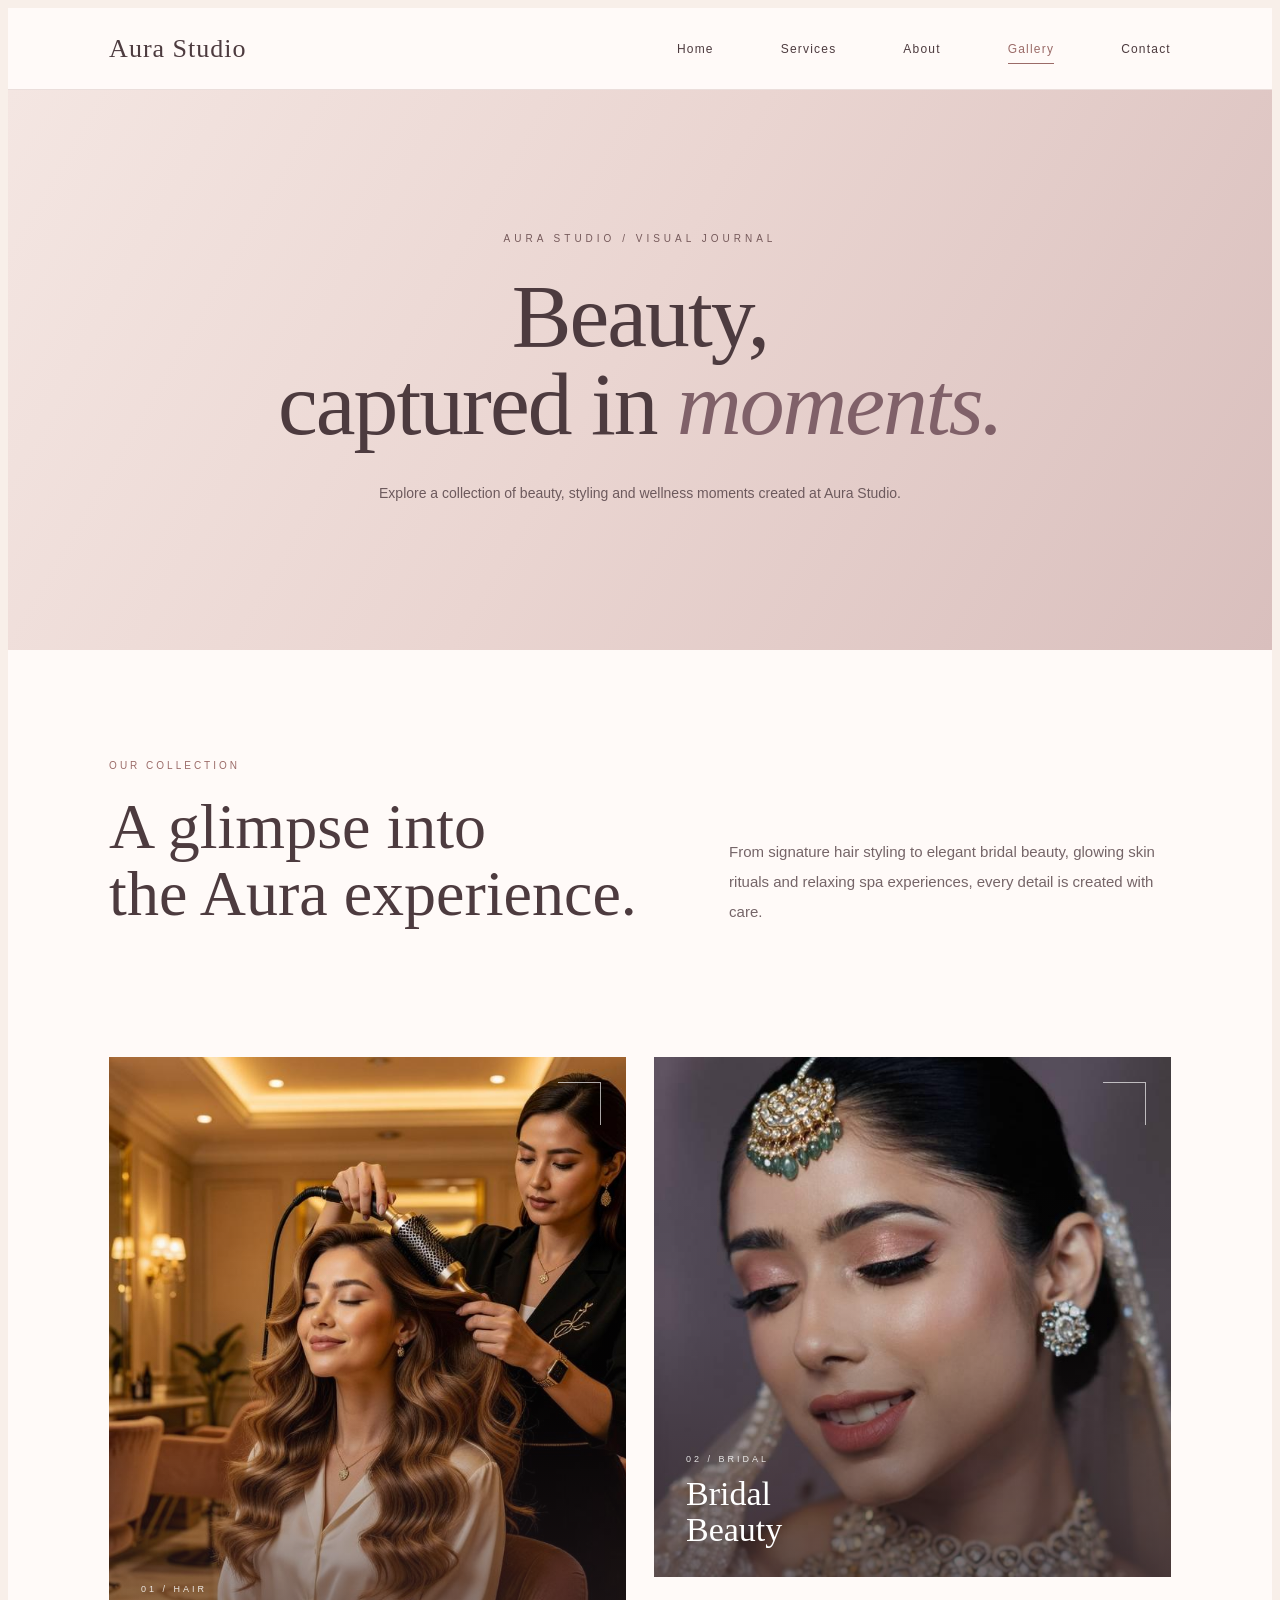
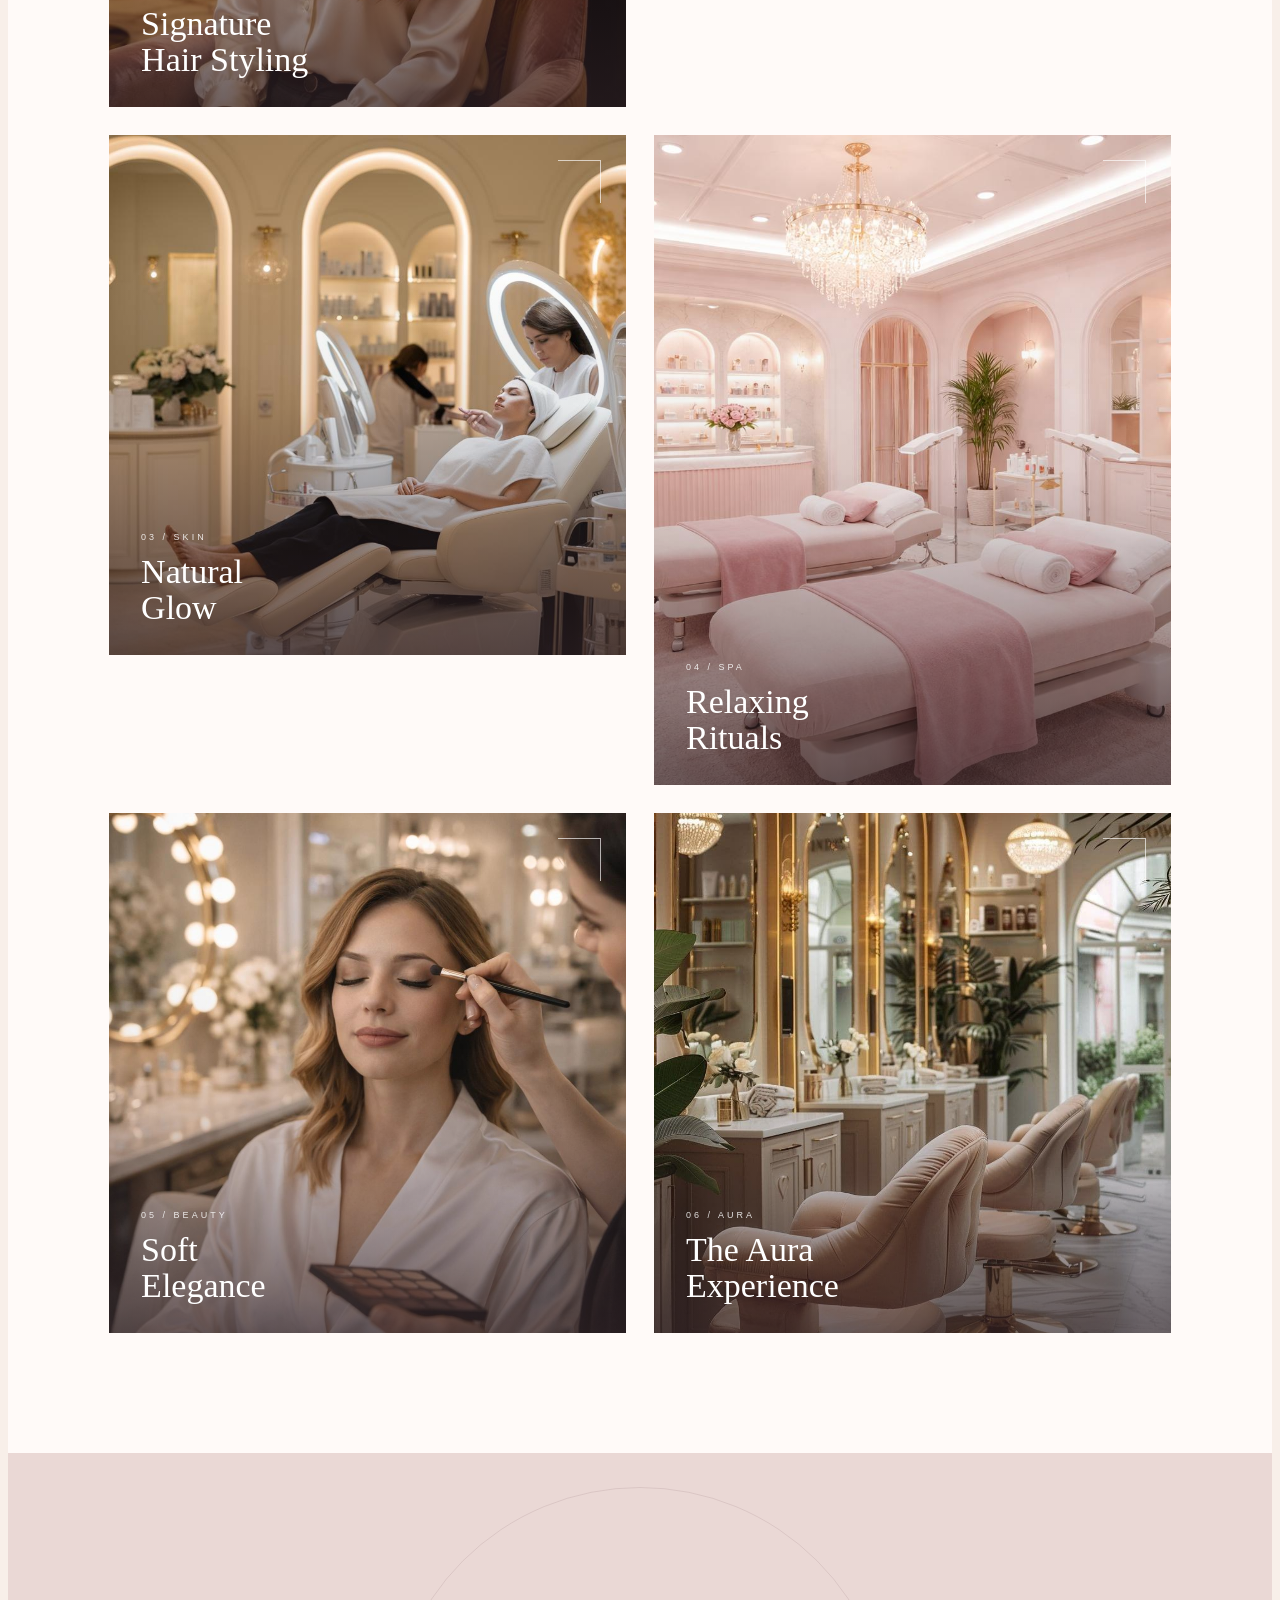
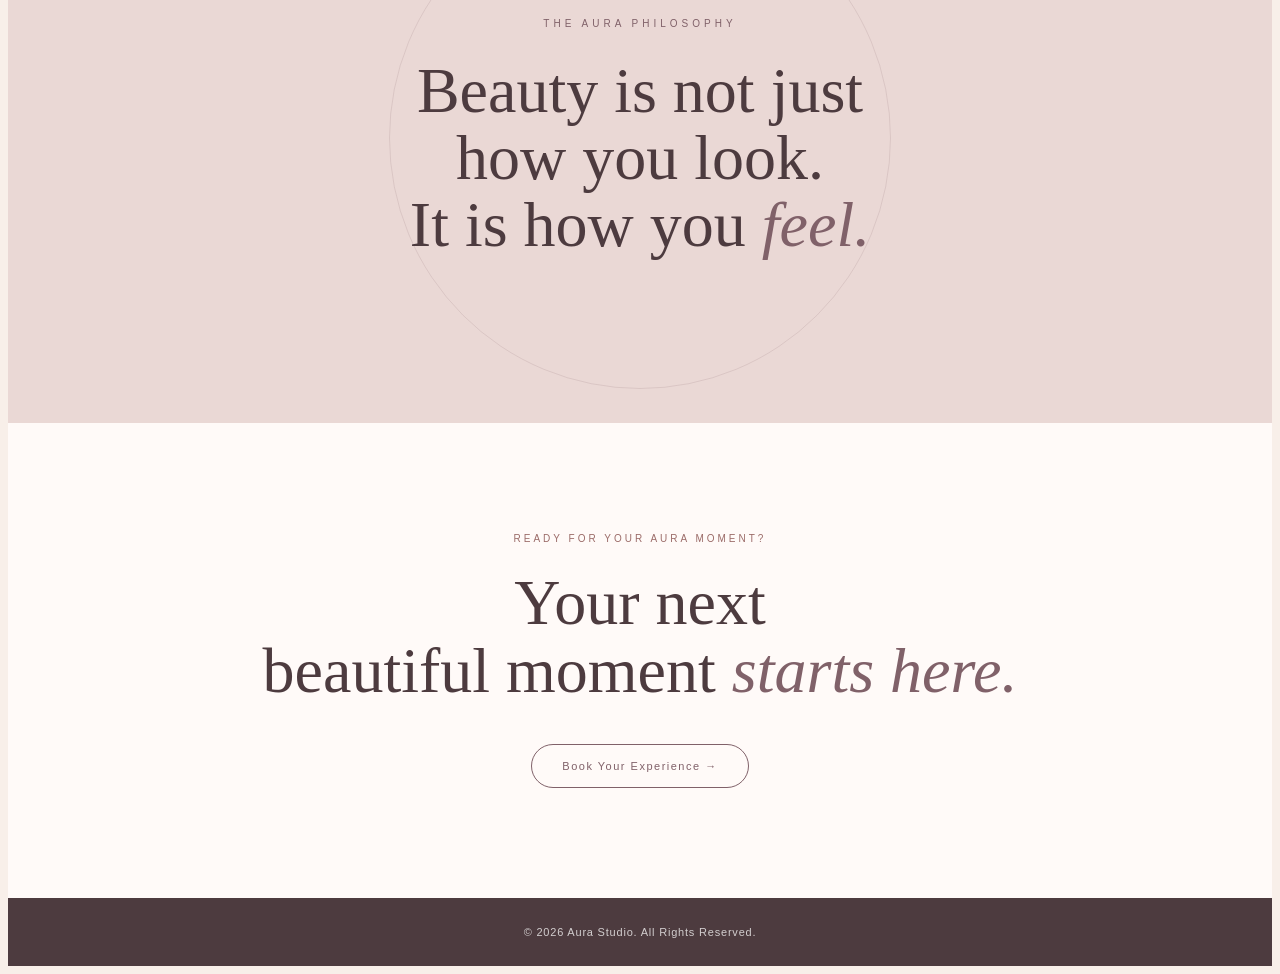
<file: gallery.html>
<!DOCTYPE html>
<html lang="en">

<head>
    <meta charset="UTF-8">
    <meta name="viewport" content="width=device-width, initial-scale=1.0">

    <title>Gallery | Aura Studio</title>

    <link rel="stylesheet" href="style.css">
    <link rel="stylesheet" href="gallery.css">
</head>

<body>


    <!-- =========================
         HEADER
    ========================== -->

    <header class="gallery-header">

        <a href="index.html" class="gallery-logo">
            Aura Studio
        </a>

        <nav class="gallery-nav">

            <a href="index.html">
                Home
            </a>

            <a href="index.html#services">
                Services
            </a>

            <a href="index.html#about">
                About
            </a>

            <a href="gallery.html" class="active">
                Gallery
            </a>

            <a href="index.html#contact">
                Contact
            </a>

        </nav>

    </header>



    <!-- =========================
         GALLERY HERO
    ========================== -->

    <section class="gallery-hero">

        <div class="gallery-hero-content">

            <span>
                AURA STUDIO / VISUAL JOURNAL
            </span>

            <h1>
                Beauty,
                <br>
                captured in
                <em>moments.</em>
            </h1>

            <p>
                Explore a collection of beauty, styling and
                wellness moments created at Aura Studio.
            </p>

        </div>


        

    </section>



    <!-- =========================
         GALLERY INTRO
    ========================== -->

    <section class="gallery-intro">

        <div class="gallery-intro-heading">

            <span>
                OUR COLLECTION
            </span>

            <h2>
                A glimpse into
                <br>
                the Aura experience.
            </h2>

        </div>


        <div class="gallery-intro-copy">

            <p>
                From signature hair styling to elegant bridal beauty,
                glowing skin rituals and relaxing spa experiences,
                every detail is created with care.
            </p>

        </div>

    </section>



    <!-- =========================
         FULL GALLERY
    ========================== -->

    <section class="full-gallery">


        <!-- Gallery 01 -->

        <div class="gallery-photo photo-large">

            <img
                src="Image/gallery1.jpg"
                alt="Aura Studio Hair Styling"
            >

            <div class="photo-info">

                <span>
                    01 / HAIR
                </span>

                <h3>
                    Signature
                    <br>
                    Hair Styling
                </h3>

            </div>

        </div>



        <!-- Gallery 02 -->

        <div class="gallery-photo">

            <img
                src="Image/gallery2.jpg"
                alt="Aura Studio Bridal Makeup"
            >

            <div class="photo-info">

                <span>
                    02 / BRIDAL
                </span>

                <h3>
                    Bridal
                    <br>
                    Beauty
                </h3>

            </div>

        </div>



        <!-- Gallery 03 -->

        <div class="gallery-photo">

            <img
                src="Image/gallery3.jpg"
                alt="Aura Studio Facial"
            >

            <div class="photo-info">

                <span>
                    03 / SKIN
                </span>

                <h3>
                    Natural
                    <br>
                    Glow
                </h3>

            </div>

        </div>



        <!-- Gallery 04 -->

        <div class="gallery-photo photo-large">

            <img
                src="Image/gallery4.jpg"
                alt="Aura Studio Spa"
            >

            <div class="photo-info">

                <span>
                    04 / SPA
                </span>

                <h3>
                    Relaxing
                    <br>
                    Rituals
                </h3>

            </div>

        </div>



        <!-- Gallery 05 -->

        <div class="gallery-photo">

            <img
                src="Image/gallery5.jpg"
                alt="Aura Studio Beauty"
            >

            <div class="photo-info">

                <span>
                    05 / BEAUTY
                </span>

                <h3>
                    Soft
                    <br>
                    Elegance
                </h3>

            </div>

        </div>



        <!-- Gallery 06 -->

        <div class="gallery-photo">

            <img
                src="Image/gallery6.jpg"
                alt="Aura Studio Salon"
            >

            <div class="photo-info">

                <span>
                    06 / AURA
                </span>

                <h3>
                    The Aura
                    <br>
                    Experience
                </h3>

            </div>

        </div>

    </section>



    <!-- =========================
         GALLERY PHILOSOPHY
    ========================== -->

    <section class="gallery-quote">

        <span>
            THE AURA PHILOSOPHY
        </span>

        <h2>
            Beauty is not just
            <br>
            how you look.
            <br>
            It is how you
            <em>feel.</em>
        </h2>

    </section>



    <!-- =========================
         CTA
    ========================== -->

    <section class="gallery-cta">

        <span>
            READY FOR YOUR AURA MOMENT?
        </span>

        <h2>
            Your next
            <br>
            beautiful moment
            <em>starts here.</em>
        </h2>

        <a href="index.html#contact">
            Book Your Experience →
        </a>

    </section>



    <!-- =========================
         FOOTER
    ========================== -->

    <footer class="gallery-footer">

        <p>
            © 2026 Aura Studio. All Rights Reserved.
        </p>

    </footer>
<script src="refresh-home.js"></script>

</body>

</html>
</file>
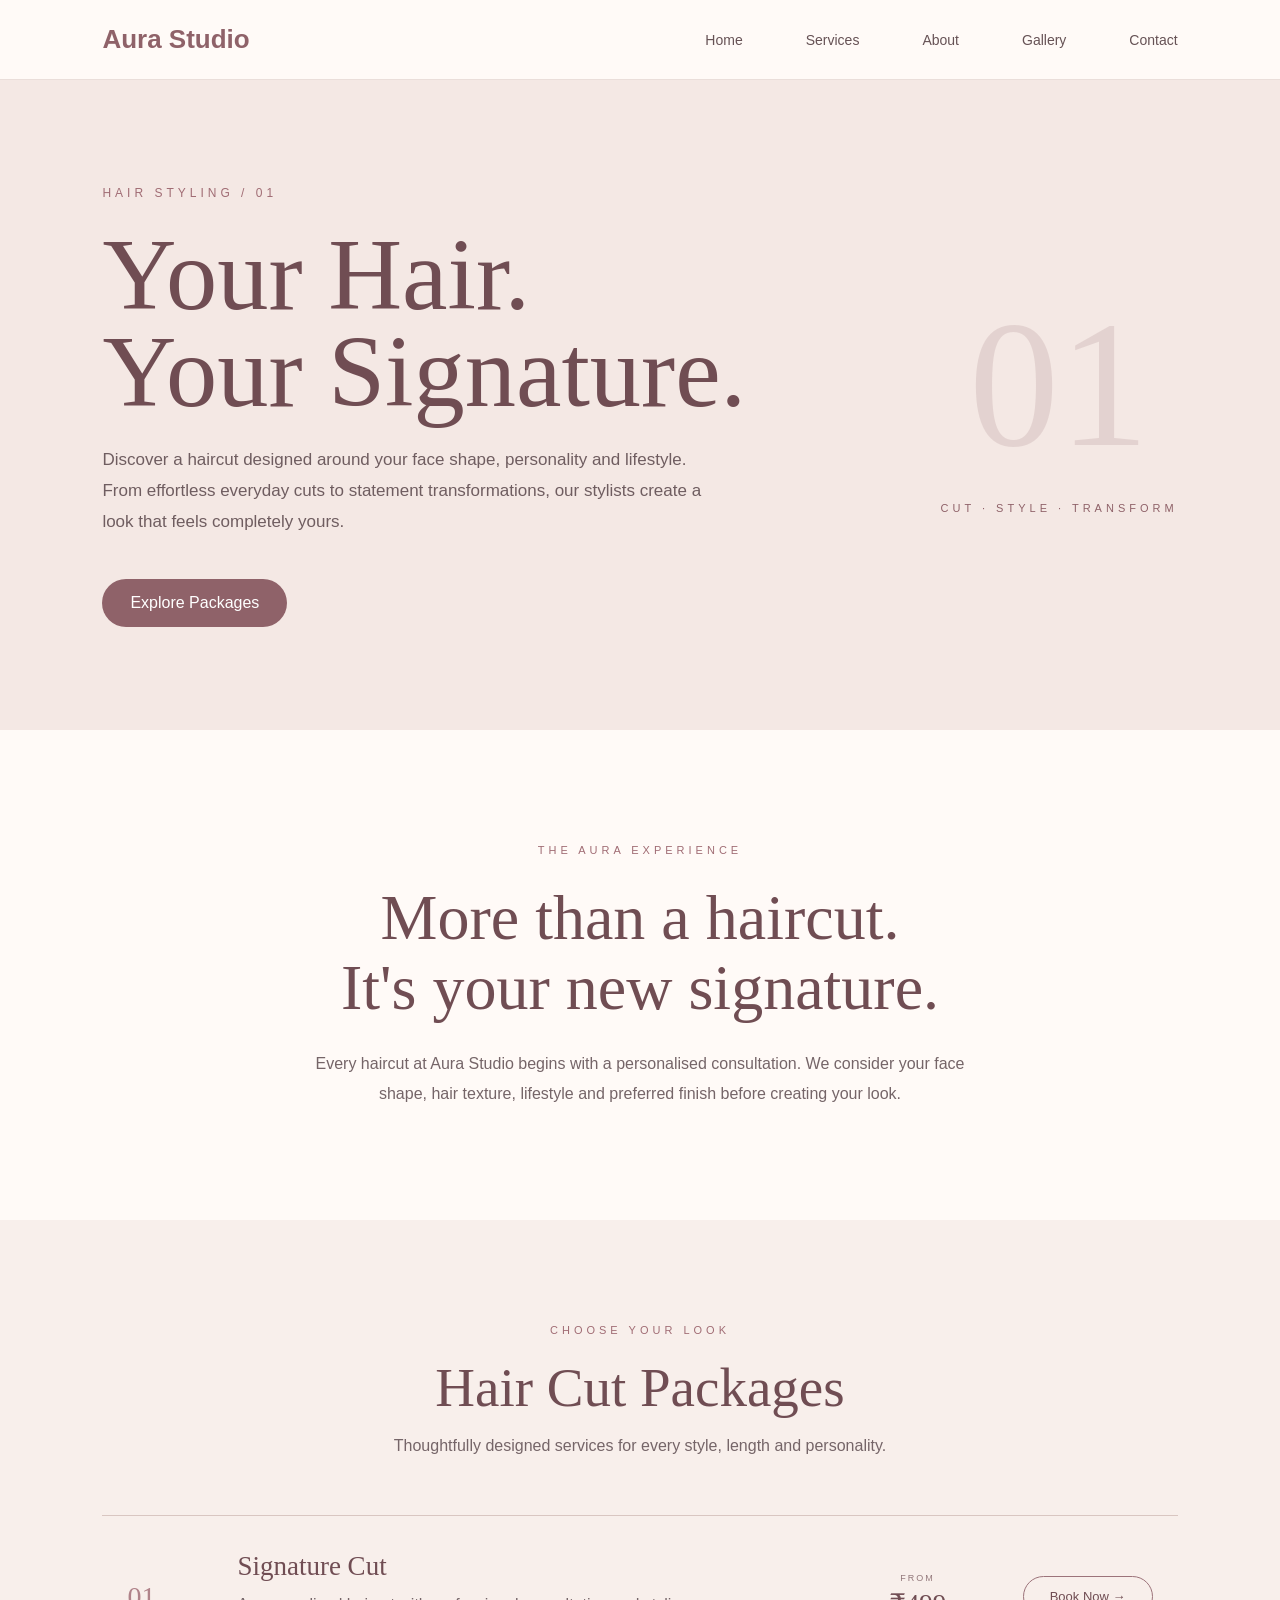
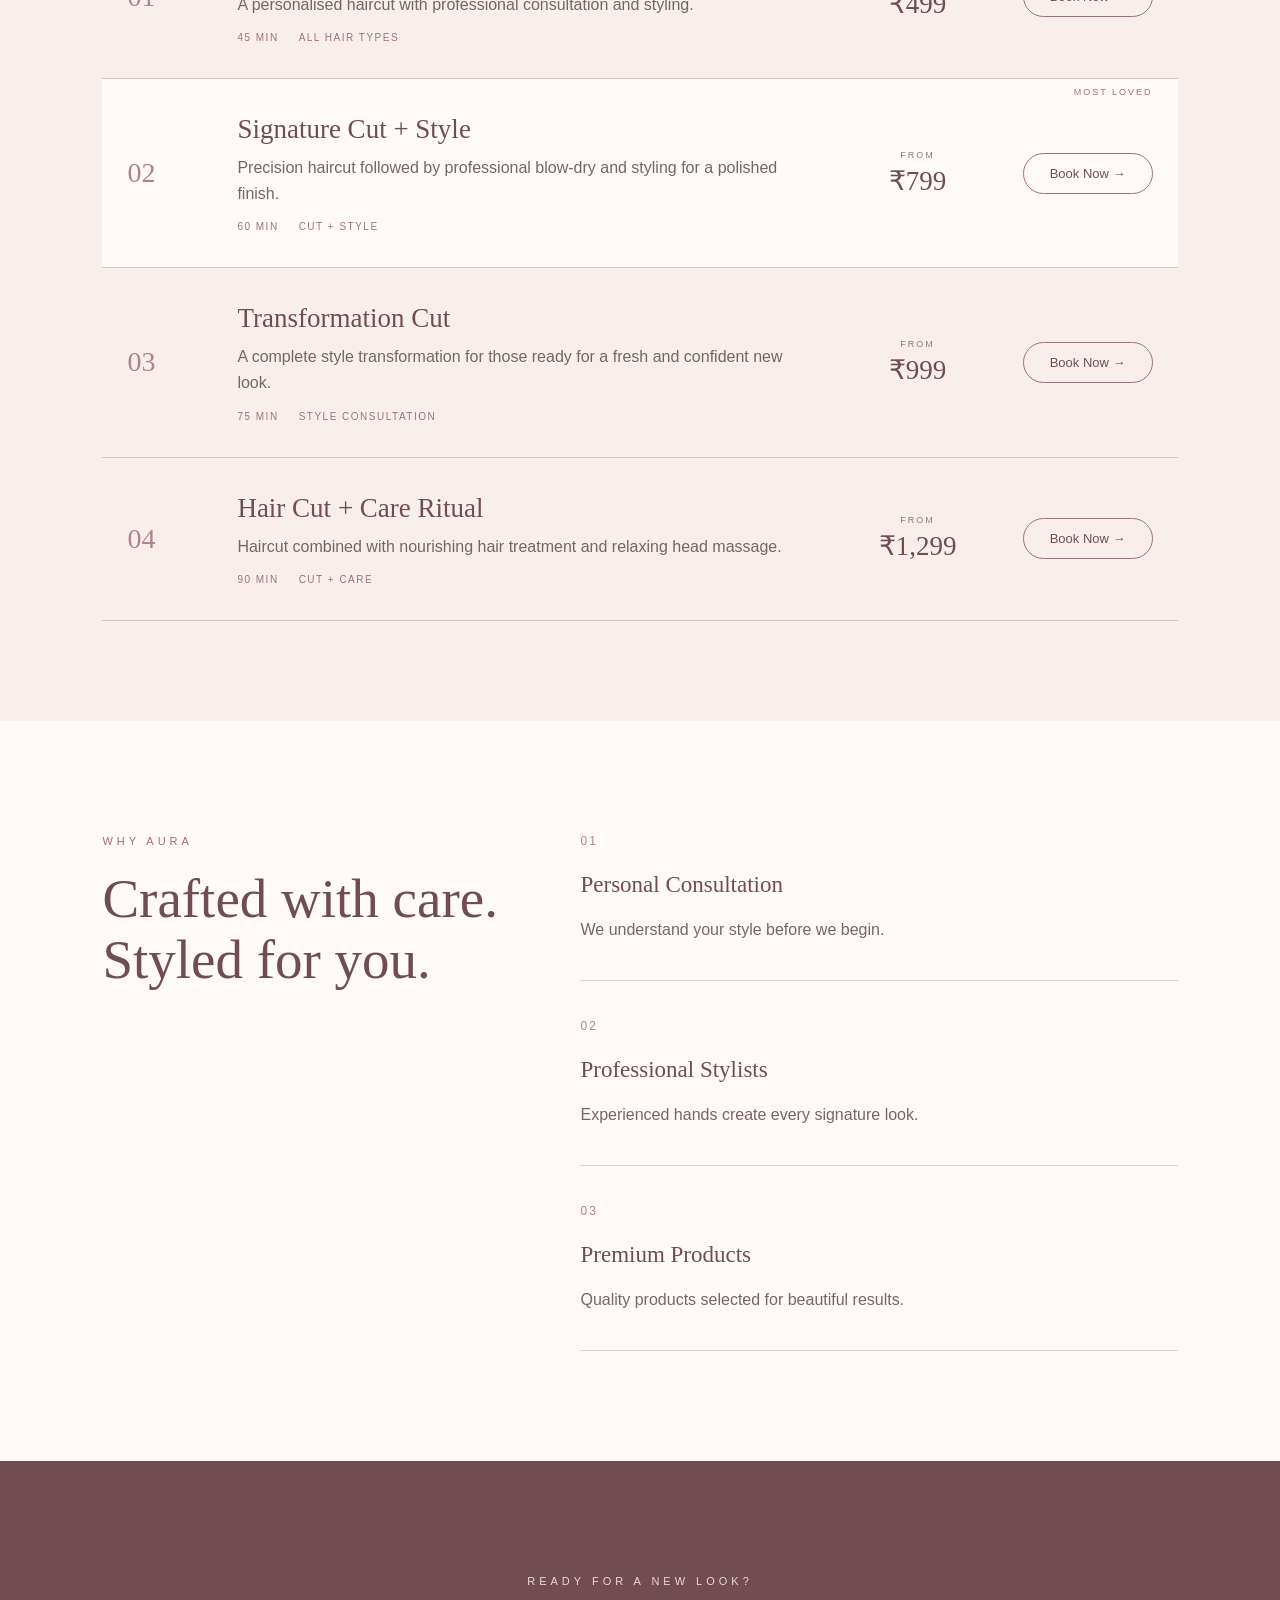
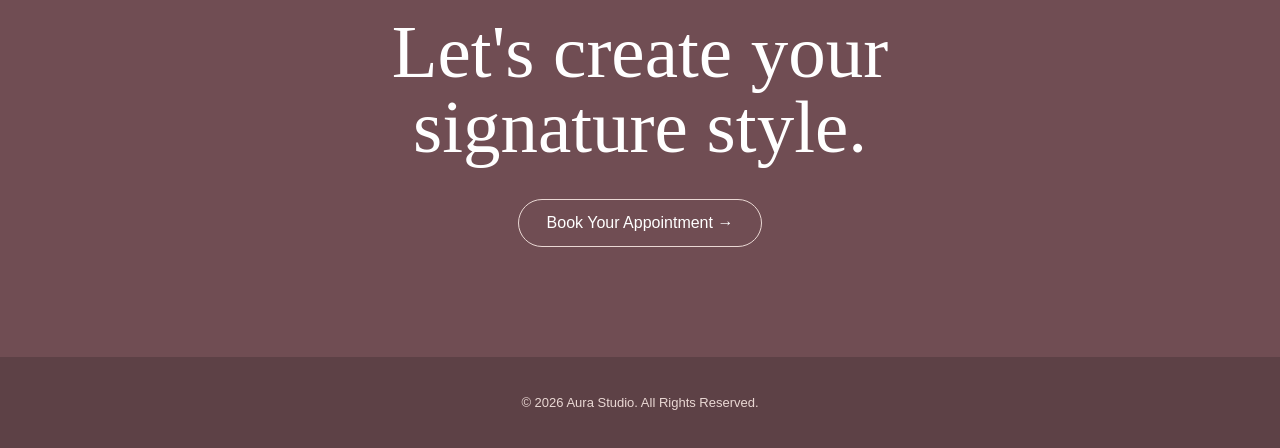
<file: hair-cut.html>
<!DOCTYPE html>
<html lang="en">

<head>
    <meta charset="UTF-8">
    <meta name="viewport" content="width=device-width, initial-scale=1.0">

    <title>Hair Cut & Styling | Aura Studio</title>

    <link rel="stylesheet" href="style.css">
    <link rel="stylesheet" href="hair-cut.css">
</head>

<body>

    <!-- Header -->

    <header class="detail-header">

        <a href="index.html" class="detail-logo">
            Aura Studio
        </a>

        <nav class="detail-nav">
            <a href="index.html">Home</a>
            <a href="index.html#services">Services</a>
            <a href="index.html#about">About</a>
            <a href="gallery.html">Gallery</a>
            <a href="index.html#contact">Contact</a>
        </nav>

    </header>


    <!-- Hair Cut Hero -->

    <section class="hair-hero">

        <div class="hair-hero-content">

            <span> HAIR STYLING / 01 </span>

            <h1>
                Your Hair.<br>
                Your Signature.
            </h1>

            <p>
                Discover a haircut designed around your face shape,
                personality and lifestyle. From effortless everyday
                cuts to statement transformations, our stylists create
                a look that feels completely yours.
            </p>

            <a href="#hair-packages" class="hair-main-btn">
                Explore Packages
            </a>

        </div>

        <div class="hair-hero-side">

            <div class="hero-number">
                01
            </div>

            <p>
                CUT · STYLE · TRANSFORM
            </p>

        </div>

    </section>


    <!-- Intro -->

    <section class="hair-intro">

        <span>THE AURA EXPERIENCE</span>

        <h2>
            More than a haircut.
            <br>
            It's your new signature.
        </h2>

        <p>
            Every haircut at Aura Studio begins with a personalised
            consultation. We consider your face shape, hair texture,
            lifestyle and preferred finish before creating your look.
        </p>

    </section>


    <!-- Packages -->

    <section class="hair-packages" id="hair-packages">

        <div class="package-heading">

            <span>CHOOSE YOUR LOOK</span>

            <h2>Hair Cut Packages</h2>

            <p>
                Thoughtfully designed services for every style,
                length and personality.
            </p>

        </div>


        <div class="package-list">


            <!-- Package 01 -->

            <article class="hair-package">

                <div class="package-number">
                    01
                </div>

                <div class="package-info">

                    <h3>Signature Cut</h3>

                    <p>
                        A personalised haircut with professional
                        consultation and styling.
                    </p>

                    <div class="package-details">
                        <span>45 MIN</span>
                        <span>ALL HAIR TYPES</span>
                    </div>

                </div>

                <div class="package-price">
                    <small>FROM</small>
                    <strong>₹499</strong>
                </div>

                <a href="index.html#contact" class="package-btn">
                    Book Now →
                </a>

            </article>


            <!-- Package 02 -->

            <article class="hair-package featured-package">

                <div class="package-badge">
                    MOST LOVED
                </div>

                <div class="package-number">
                    02
                </div>

                <div class="package-info">

                    <h3>Signature Cut + Style</h3>

                    <p>
                        Precision haircut followed by professional
                        blow-dry and styling for a polished finish.
                    </p>

                    <div class="package-details">
                        <span>60 MIN</span>
                        <span>CUT + STYLE</span>
                    </div>

                </div>

                <div class="package-price">
                    <small>FROM</small>
                    <strong>₹799</strong>
                </div>

                <a href="index.html#contact" class="package-btn">
                    Book Now →
                </a>

            </article>


            <!-- Package 03 -->

            <article class="hair-package">

                <div class="package-number">
                    03
                </div>

                <div class="package-info">

                    <h3>Transformation Cut</h3>

                    <p>
                        A complete style transformation for those
                        ready for a fresh and confident new look.
                    </p>

                    <div class="package-details">
                        <span>75 MIN</span>
                        <span>STYLE CONSULTATION</span>
                    </div>

                </div>

                <div class="package-price">
                    <small>FROM</small>
                    <strong>₹999</strong>
                </div>

                <a href="index.html#contact" class="package-btn">
                    Book Now →
                </a>

            </article>


            <!-- Package 04 -->

            <article class="hair-package">

                <div class="package-number">
                    04
                </div>

                <div class="package-info">

                    <h3>Hair Cut + Care Ritual</h3>

                    <p>
                        Haircut combined with nourishing hair treatment
                        and relaxing head massage.
                    </p>

                    <div class="package-details">
                        <span>90 MIN</span>
                        <span>CUT + CARE</span>
                    </div>

                </div>

                <div class="package-price">
                    <small>FROM</small>
                    <strong>₹1,299</strong>
                </div>

                <a href="index.html#contact" class="package-btn">
                    Book Now →
                </a>

            </article>

        </div>

    </section>


    <!-- Why Aura -->

    <section class="why-aura">

        <div class="why-heading">

            <span>WHY AURA</span>

            <h2>
                Crafted with care.
                <br>
                Styled for you.
            </h2>

        </div>


        <div class="why-grid">

            <div class="why-item">
                <span>01</span>
                <h3>Personal Consultation</h3>
                <p>
                    We understand your style before we begin.
                </p>
            </div>

            <div class="why-item">
                <span>02</span>
                <h3>Professional Stylists</h3>
                <p>
                    Experienced hands create every signature look.
                </p>
            </div>

            <div class="why-item">
                <span>03</span>
                <h3>Premium Products</h3>
                <p>
                    Quality products selected for beautiful results.
                </p>
            </div>

        </div>

    </section>


    <!-- CTA -->

    <section class="hair-cta">

        <span>READY FOR A NEW LOOK?</span>

        <h2>
            Let's create your<br>
            signature style.
        </h2>

        <a href="index.html#contact">
            Book Your Appointment →
        </a>

    </section>


    <!-- Footer -->

    <footer class="detail-footer">

        <p>
            © 2026 Aura Studio. All Rights Reserved.
        </p>

    </footer>

<script src="refresh-home.js"></script>
</body>

</html>
</file>
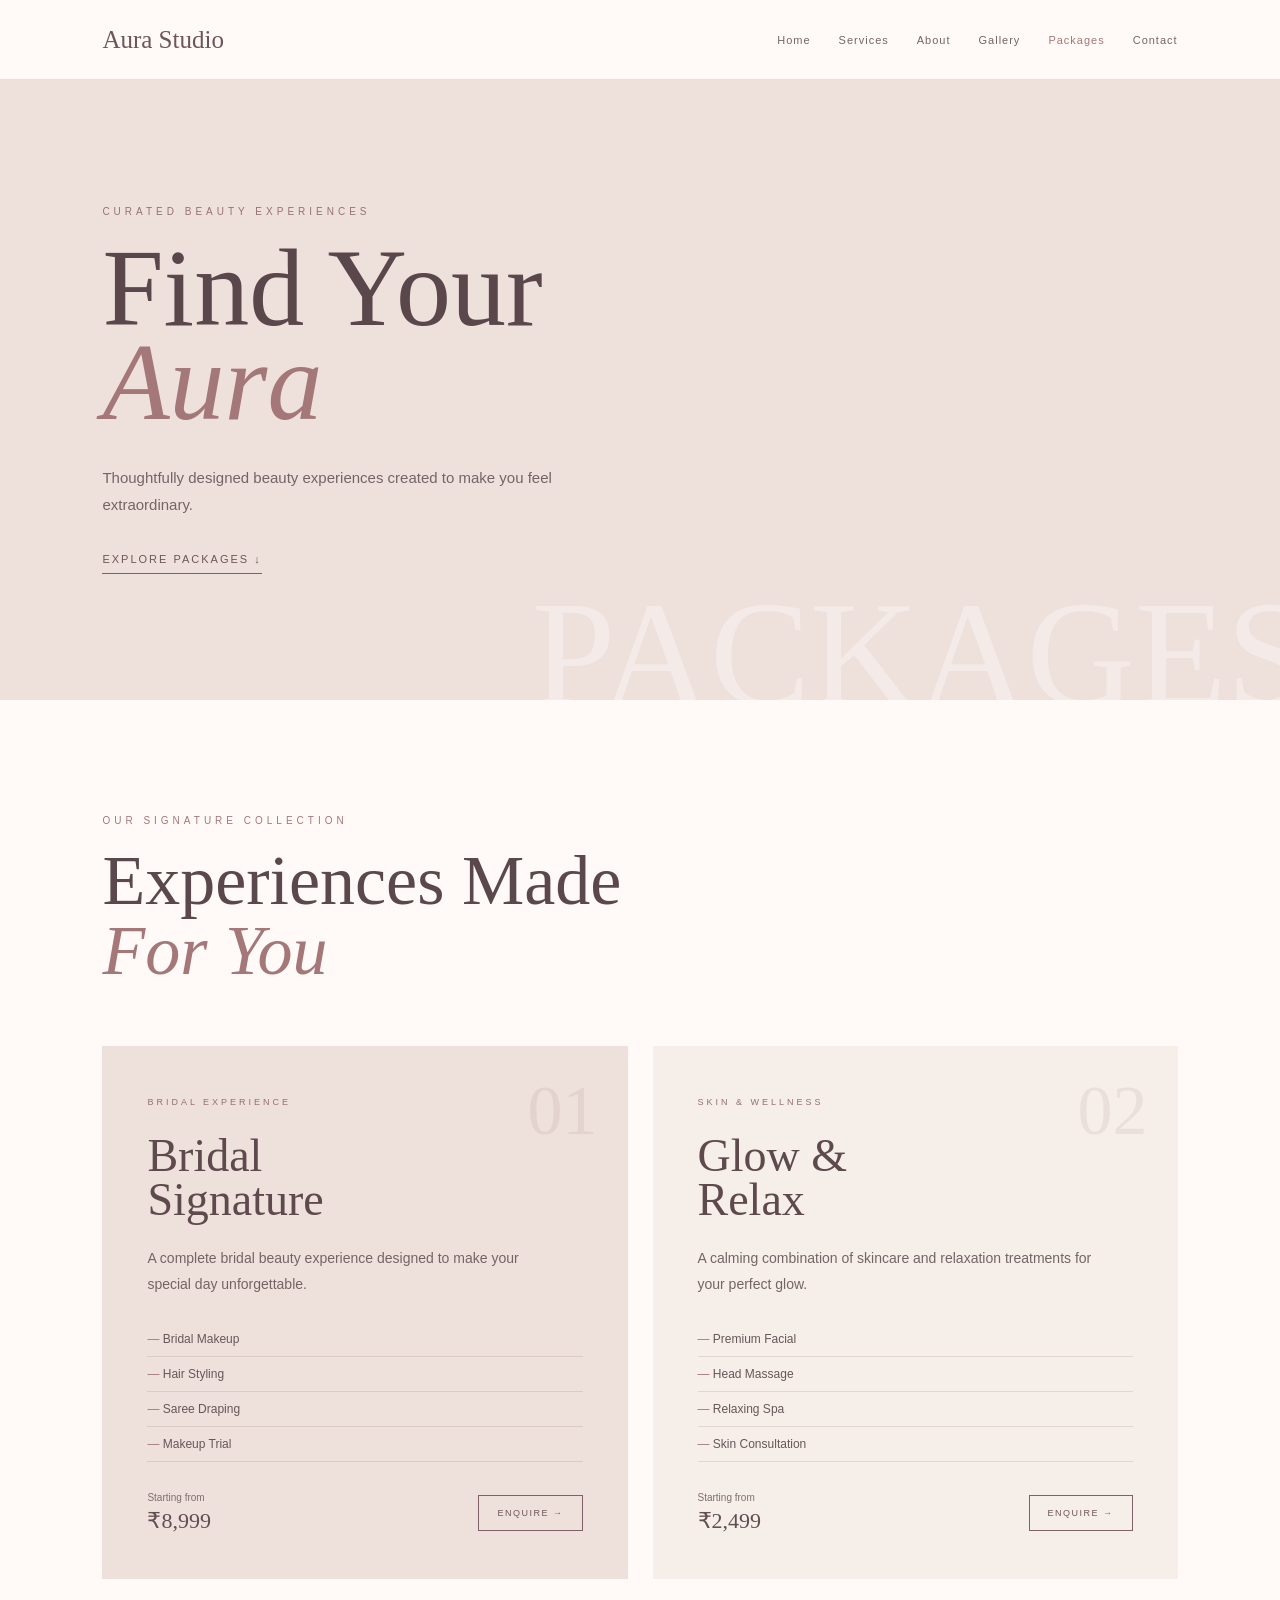
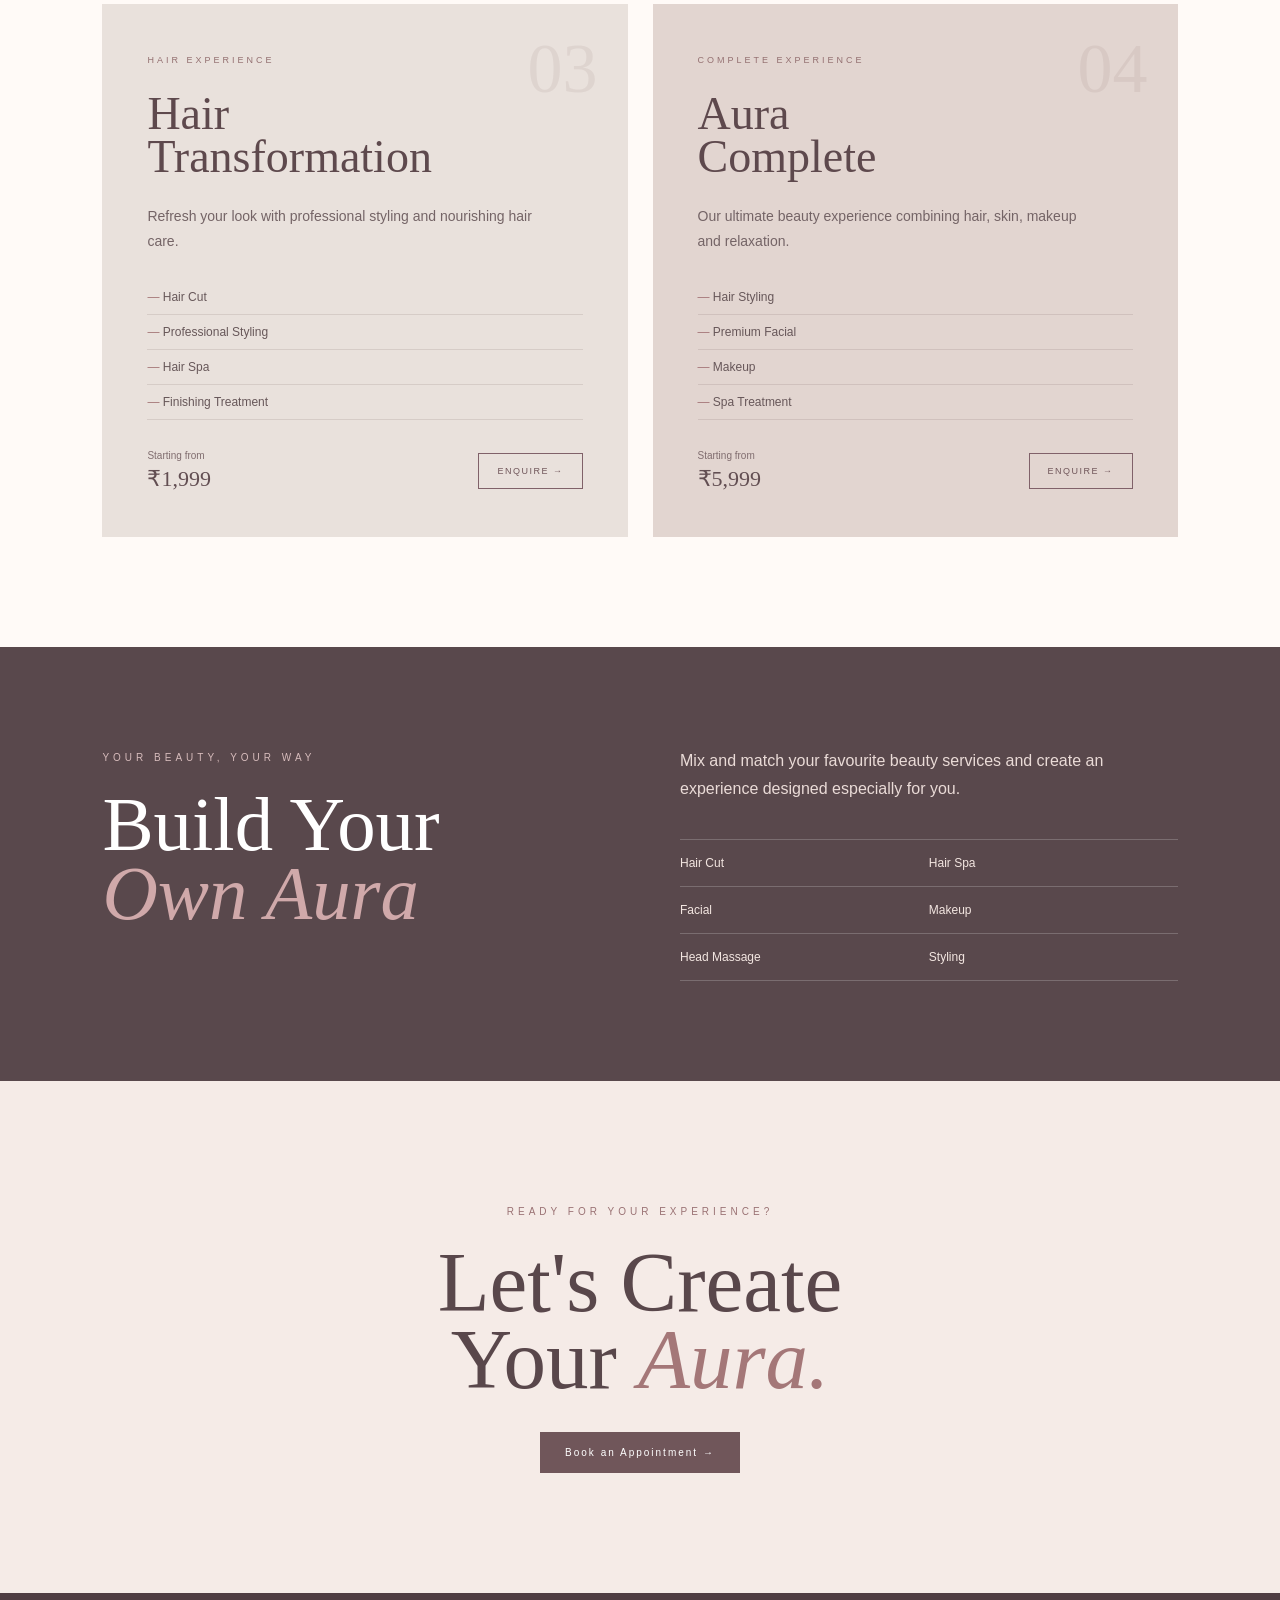
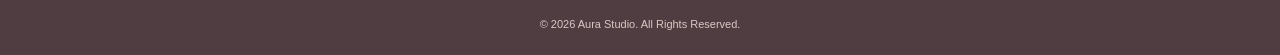
<file: packages.html>
<!DOCTYPE html>
<html lang="en">
<head>
    <meta charset="UTF-8">
    <meta name="viewport" content="width=device-width, initial-scale=1.0">

    <title>Packages | Aura Studio</title>

    <link rel="stylesheet" href="packages.css">
</head>

<body>

    <!-- Navigation -->

    <header class="package-nav">

        <div class="logo">
            Aura Studio
        </div>

        <nav>
            <a href="index.html">Home</a>
            <a href="index.html#services">Services</a>
            <a href="index.html#about">About</a>
            <a href="gallery.html">Gallery</a>
            <a href="packages.html" class="active">Packages</a>
            <a href="index.html#contact">Contact</a>
        </nav>

    </header>


    <!-- Package Hero -->

    <section class="package-hero">

        <div class="hero-label">
            CURATED BEAUTY EXPERIENCES
        </div>

        <h1>
            Find Your<br>
            <span>Aura</span>
        </h1>

        <p>
            Thoughtfully designed beauty experiences
            created to make you feel extraordinary.
        </p>

        <a href="#packages" class="hero-link">
            Explore Packages ↓
        </a>

    </section>


    <!-- Signature Packages -->

    <section class="packages" id="packages">

        <div class="package-heading">

            <span>OUR SIGNATURE COLLECTION</span>

            <h2>
                Experiences Made<br>
                <i>For You</i>
            </h2>

        </div>


        <div class="package-grid">


            <!-- Bridal -->

            <article class="package-card bridal-card">

                <div class="package-number">
                    01
                </div>

                <div class="package-content">

                    <span class="package-type">
                        BRIDAL EXPERIENCE
                    </span>

                    <h3>
                        Bridal<br>
                        Signature
                    </h3>

                    <p>
                        A complete bridal beauty experience
                        designed to make your special day
                        unforgettable.
                    </p>

                    <ul>
                        <li>Bridal Makeup</li>
                        <li>Hair Styling</li>
                        <li>Saree Draping</li>
                        <li>Makeup Trial</li>
                    </ul>

                    <div class="package-bottom">

                        <span>
                            Starting from
                            <strong>₹8,999</strong>
                        </span>

                        <a href="index.html#contact">
                            Enquire →
                        </a>

                    </div>

                </div>

            </article>


            <!-- Glow -->

            <article class="package-card glow-card">

                <div class="package-number">
                    02
                </div>

                <div class="package-content">

                    <span class="package-type">
                        SKIN & WELLNESS
                    </span>

                    <h3>
                        Glow &<br>
                        Relax
                    </h3>

                    <p>
                        A calming combination of skincare
                        and relaxation treatments for your
                        perfect glow.
                    </p>

                    <ul>
                        <li>Premium Facial</li>
                        <li>Head Massage</li>
                        <li>Relaxing Spa</li>
                        <li>Skin Consultation</li>
                    </ul>

                    <div class="package-bottom">

                        <span>
                            Starting from
                            <strong>₹2,499</strong>
                        </span>

                        <a href="index.html#contact">
                            Enquire →
                        </a>

                    </div>

                </div>

            </article>


            <!-- Hair -->

            <article class="package-card hair-card">

                <div class="package-number">
                    03
                </div>

                <div class="package-content">

                    <span class="package-type">
                        HAIR EXPERIENCE
                    </span>

                    <h3>
                        Hair<br>
                        Transformation
                    </h3>

                    <p>
                        Refresh your look with professional
                        styling and nourishing hair care.
                    </p>

                    <ul>
                        <li>Hair Cut</li>
                        <li>Professional Styling</li>
                        <li>Hair Spa</li>
                        <li>Finishing Treatment</li>
                    </ul>

                    <div class="package-bottom">

                        <span>
                            Starting from
                            <strong>₹1,999</strong>
                        </span>

                        <a href="index.html#contact">
                            Enquire →
                        </a>

                    </div>

                </div>

            </article>


            <!-- Complete Aura -->

            <article class="package-card aura-card">

                <div class="package-number">
                    04
                </div>

                <div class="package-content">

                    <span class="package-type">
                        COMPLETE EXPERIENCE
                    </span>

                    <h3>
                        Aura<br>
                        Complete
                    </h3>

                    <p>
                        Our ultimate beauty experience combining
                        hair, skin, makeup and relaxation.
                    </p>

                    <ul>
                        <li>Hair Styling</li>
                        <li>Premium Facial</li>
                        <li>Makeup</li>
                        <li>Spa Treatment</li>
                    </ul>

                    <div class="package-bottom">

                        <span>
                            Starting from
                            <strong>₹5,999</strong>
                        </span>

                        <a href="index.html#contact">
                            Enquire →
                        </a>

                    </div>

                </div>

            </article>


        </div>

    </section>


    <!-- Build Your Own Aura -->

    <section class="custom-package">

        <div class="custom-left">

            <span>
                YOUR BEAUTY, YOUR WAY
            </span>

            <h2>
                Build Your<br>
                <i>Own Aura</i>
            </h2>

        </div>


        <div class="custom-right">

            <p>
                Mix and match your favourite beauty services
                and create an experience designed especially
                for you.
            </p>

            <div class="custom-services">

                <div>Hair Cut</div>
                <div>Hair Spa</div>
                <div>Facial</div>
                <div>Makeup</div>
                <div>Head Massage</div>
                <div>Styling</div>

            </div>

          

        </div>

    </section>


    <!-- Final CTA -->

    <section class="package-cta">

        <span>
            READY FOR YOUR EXPERIENCE?
        </span>

        <h2>
            Let's Create<br>
            Your <i>Aura.</i>
        </h2>

        <a href="index.html#contact">
            Book an Appointment →
        </a>

    </section>


    <!-- Footer -->

    <footer>

        <p>
            © 2026 Aura Studio. All Rights Reserved.
        </p>

    </footer>
<script src="refresh-home.js"></script>

</body>
</html>
</file>
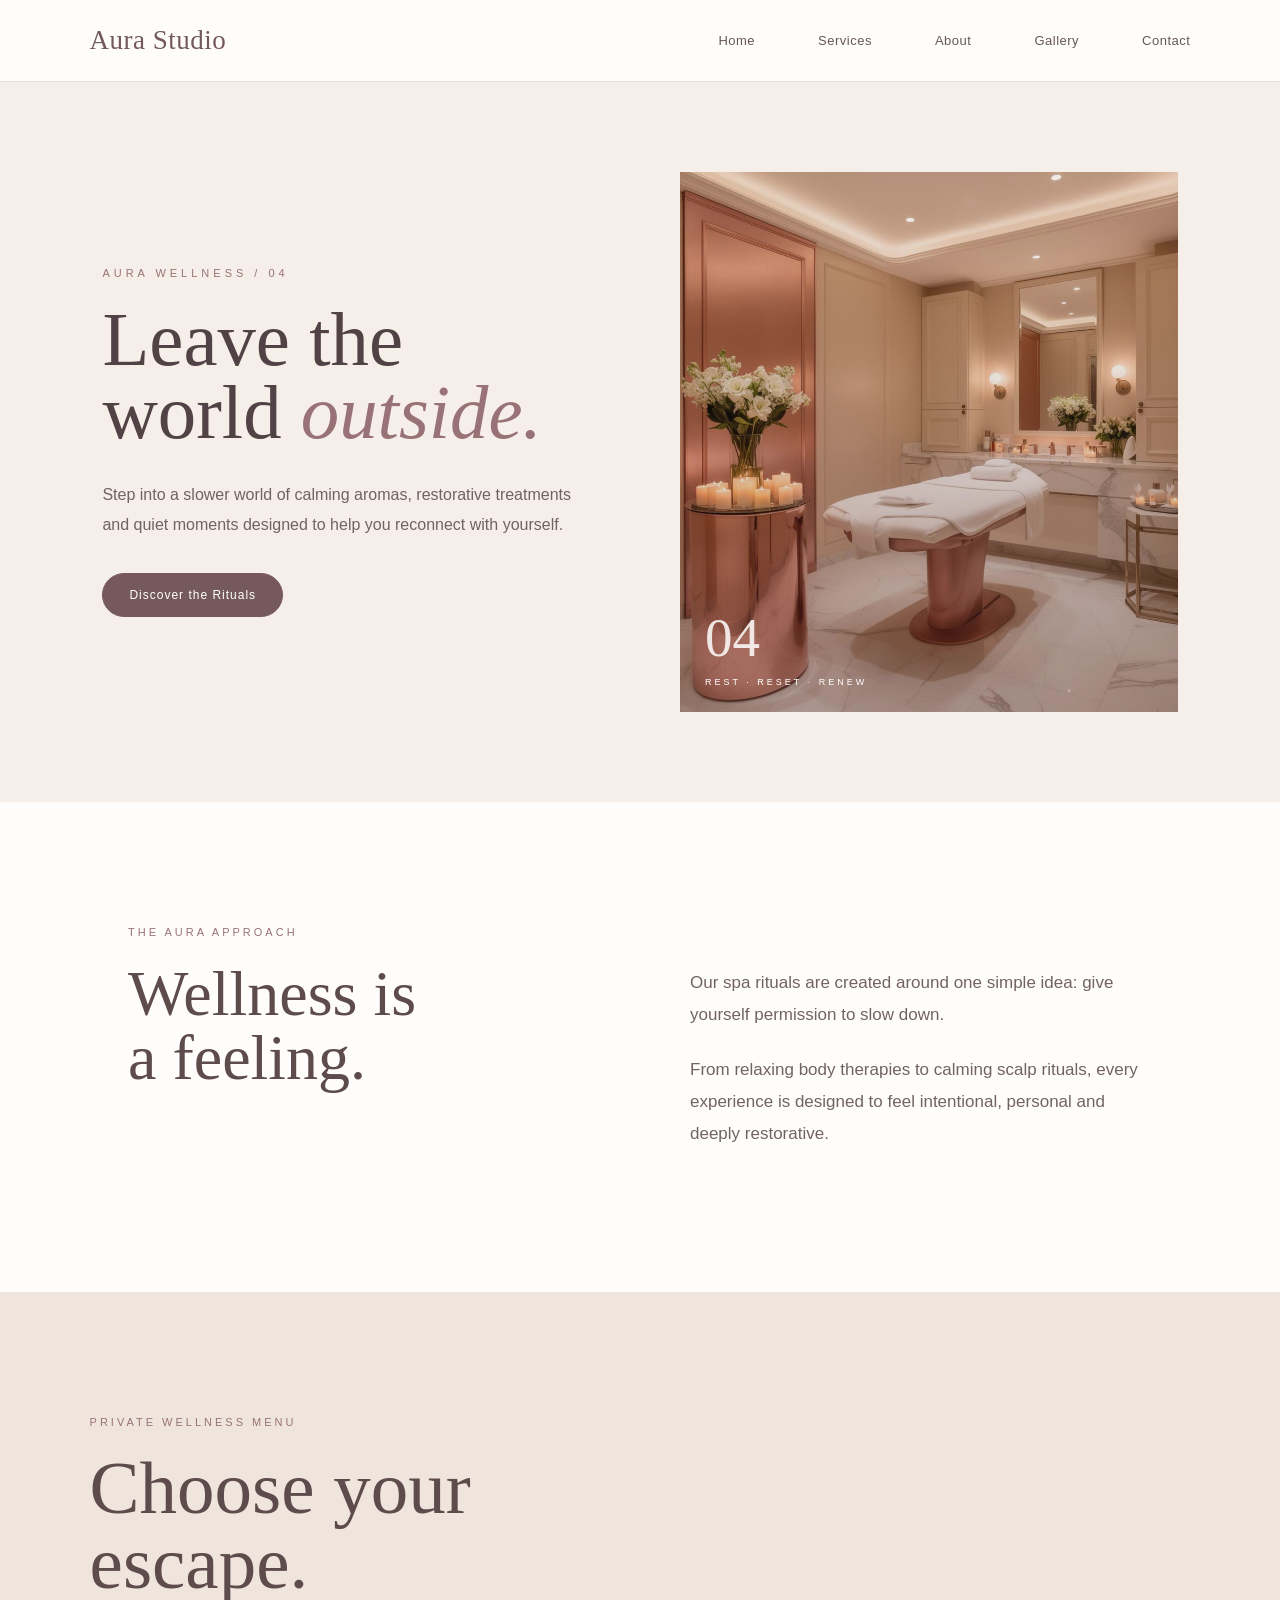
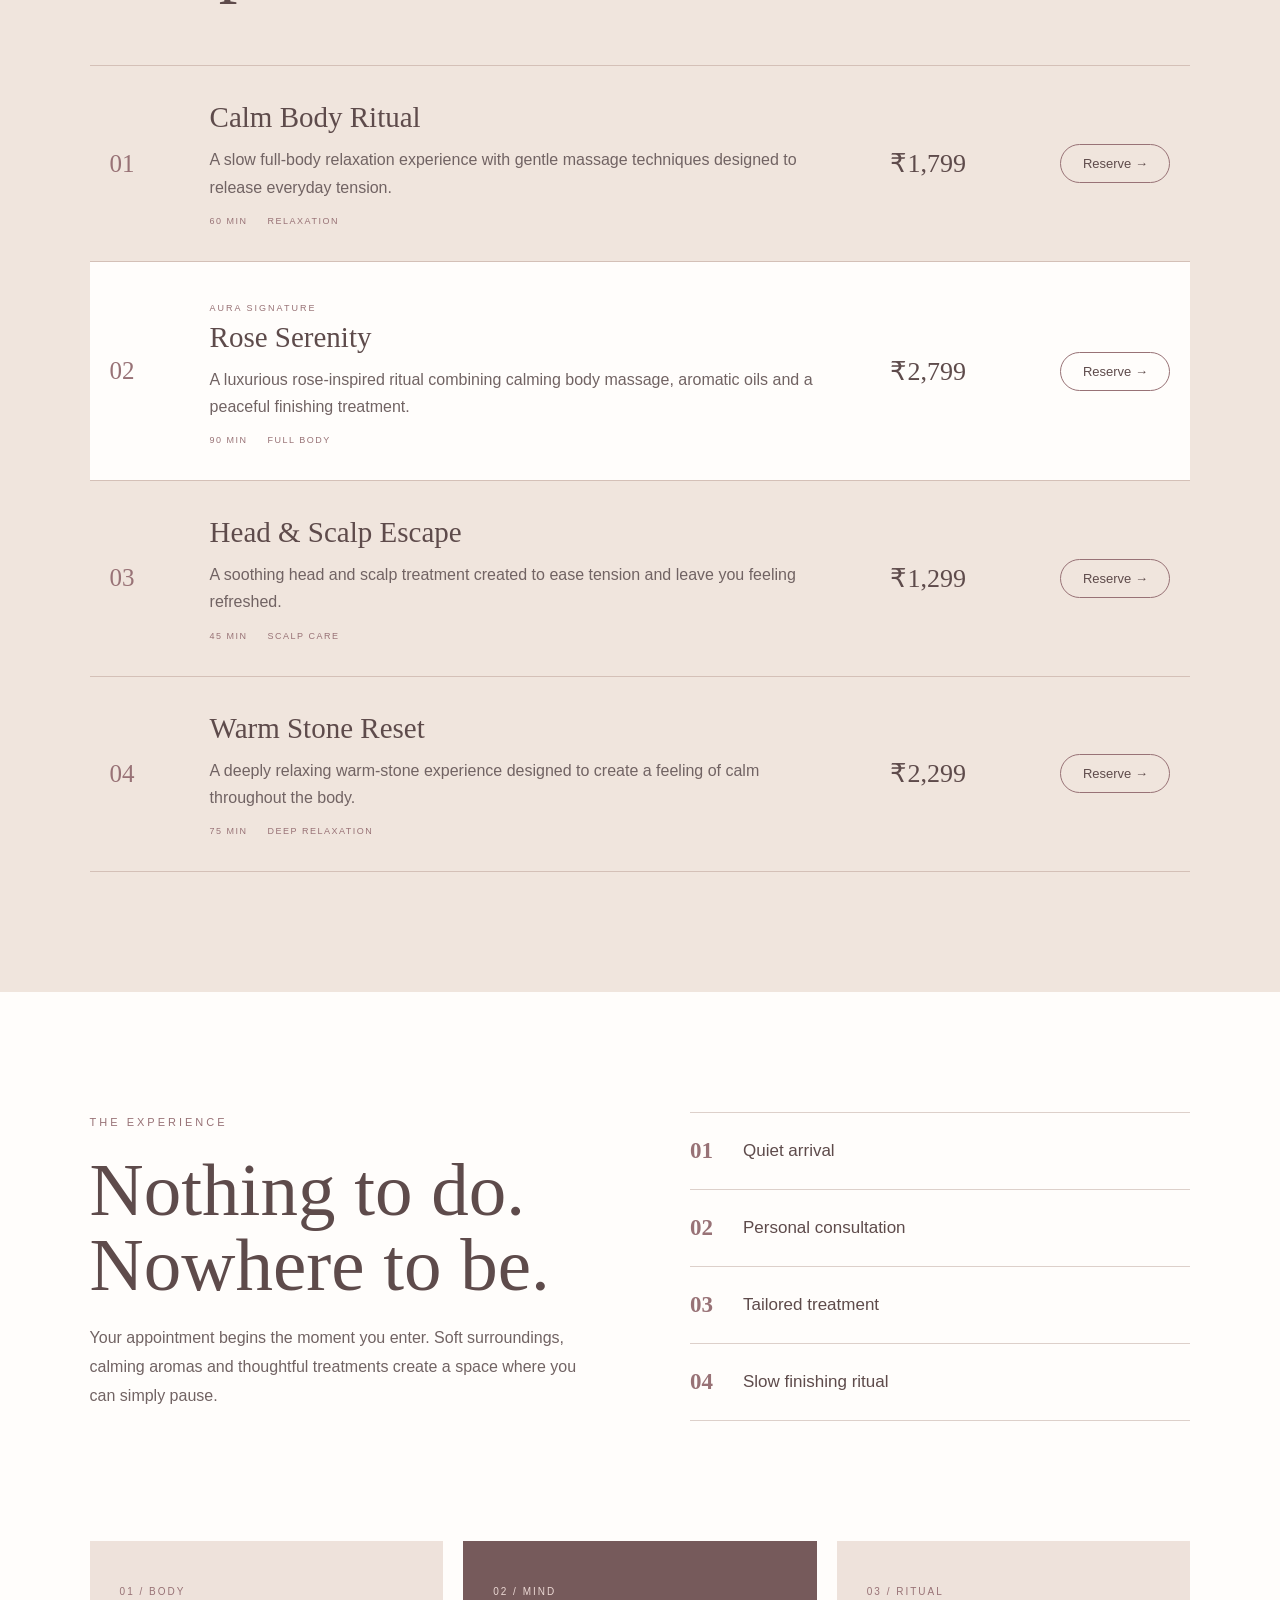
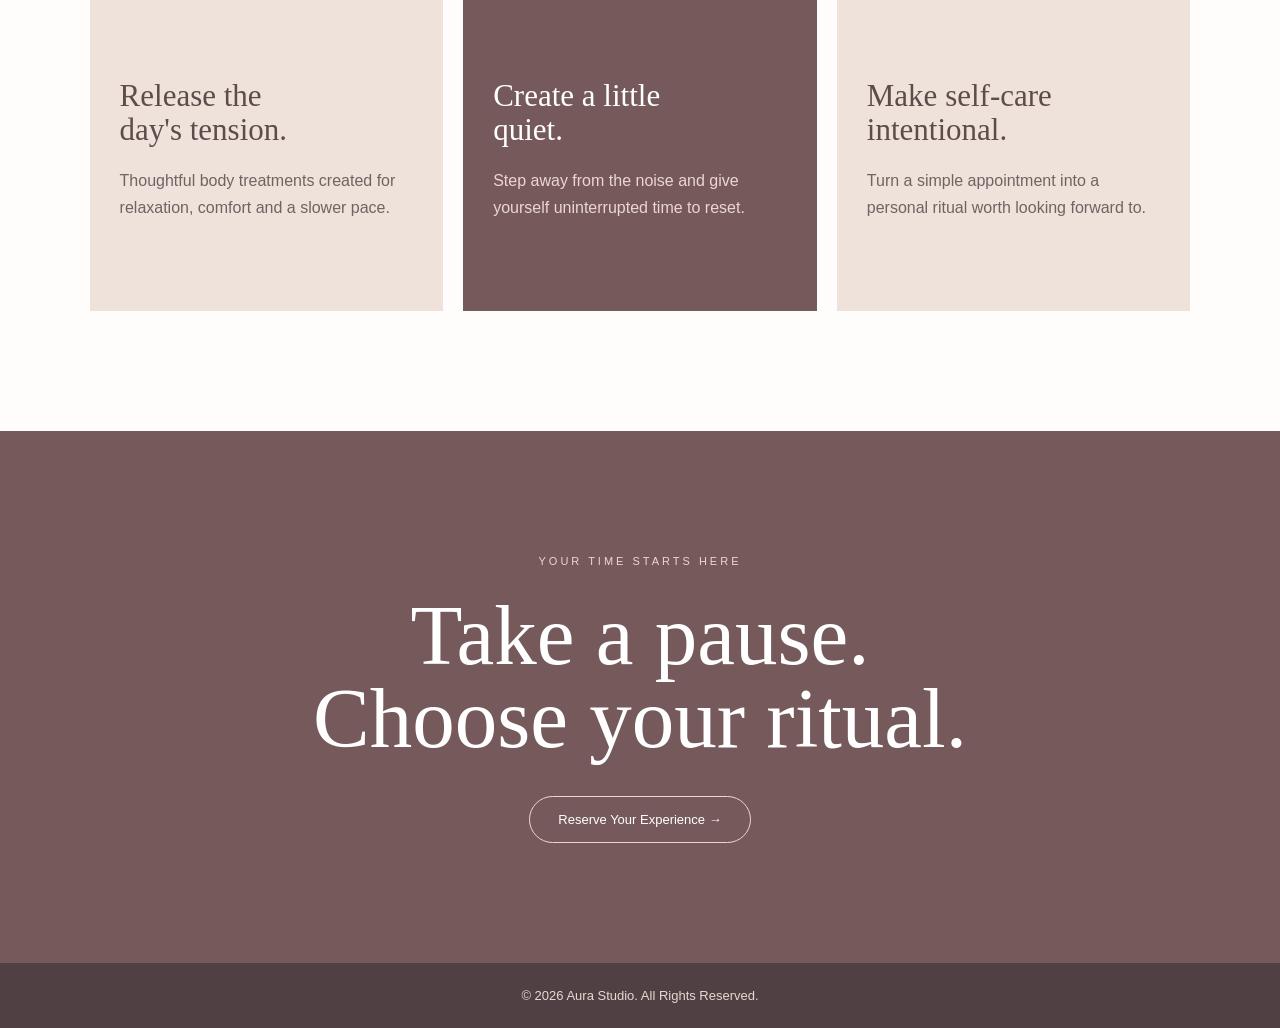
<file: spa.html>
<!DOCTYPE html>
<html lang="en">

<head>
    <meta charset="UTF-8">
    <meta name="viewport" content="width=device-width, initial-scale=1.0">

    <title>Wellness Escape | Aura Studio</title>

    <link rel="stylesheet" href="style.css">
    <link rel="stylesheet" href="spa.css">
</head>

<body>

    <!-- Header -->

    <header class="spa-header">

        <a href="index.html" class="spa-logo">
            Aura Studio
        </a>

        <nav class="spa-nav">
            <a href="index.html">Home</a>
            <a href="index.html#services">Services</a>
            <a href="index.html#about">About</a>
            <a href="index.html#gallery">Gallery</a>
            <a href="index.html#contact">Contact</a>
        </nav>

    </header>


    <!-- Hero -->

    <section class="spa-hero">

        <div class="spa-hero-content">

            <span class="spa-kicker">AURA WELLNESS / 04</span>

            <h1>
                Leave the
                <br>
                world
                <em>outside.</em>
            </h1>

            <p>
                Step into a slower world of calming aromas,
                restorative treatments and quiet moments designed
                to help you reconnect with yourself.
            </p>

            <a href="#spa-menu" class="spa-primary-btn">
                Discover the Rituals
            </a>

        </div>
<div class="spa-hero-art">

    <div class="spa-image-frame">

        <img src="Image/spa-hero.jpg"
             alt="Luxury Spa Treatment at Aura Studio">

        <div class="spa-image-overlay"></div>

        <div class="spa-image-text">
            <span>04</span>
            <p>REST · RESET · RENEW</p>
        </div>

    </div>

</div>

    </section>


    <!-- Intro -->

    <section class="spa-intro">

        <div class="spa-intro-heading">

            <span>THE AURA APPROACH</span>

            <h2>
                Wellness is
                <br>
                a feeling.
            </h2>

        </div>


        <div class="spa-intro-copy">

            <p>
                Our spa rituals are created around one simple idea:
                give yourself permission to slow down.
            </p>

            <p>
                From relaxing body therapies to calming scalp rituals,
                every experience is designed to feel intentional,
                personal and deeply restorative.
            </p>

        </div>

    </section>


    <!-- Spa Menu -->

    <section class="spa-menu" id="spa-menu">

        <div class="spa-menu-heading">

            <span>PRIVATE WELLNESS MENU</span>

            <h2>
                Choose your
                <br>
                escape.
            </h2>

        </div>


        <div class="spa-rituals">


            <!-- Ritual 01 -->

            <article class="spa-ritual">

                <div class="ritual-number">
                    01
                </div>

                <div class="ritual-content">

                    <h3>Calm Body Ritual</h3>

                    <p>
                        A slow full-body relaxation experience with
                        gentle massage techniques designed to release
                        everyday tension.
                    </p>

                    <div class="ritual-details">
                        <span>60 MIN</span>
                        <span>RELAXATION</span>
                    </div>

                </div>

                <div class="ritual-price">
                    ₹1,799
                </div>

                <a href="index.html#contact" class="ritual-book">
                    Reserve →
                </a>

            </article>


            <!-- Ritual 02 -->

            <article class="spa-ritual featured-ritual">

                <div class="ritual-number">
                    02
                </div>

                <div class="ritual-content">

                    <span class="ritual-tag">
                        AURA SIGNATURE
                    </span>

                    <h3>Rose Serenity</h3>

                    <p>
                        A luxurious rose-inspired ritual combining
                        calming body massage, aromatic oils and
                        a peaceful finishing treatment.
                    </p>

                    <div class="ritual-details">
                        <span>90 MIN</span>
                        <span>FULL BODY</span>
                    </div>

                </div>

                <div class="ritual-price">
                    ₹2,799
                </div>

                <a href="index.html#contact" class="ritual-book">
                    Reserve →
                </a>

            </article>


            <!-- Ritual 03 -->

            <article class="spa-ritual">

                <div class="ritual-number">
                    03
                </div>

                <div class="ritual-content">

                    <h3>Head & Scalp Escape</h3>

                    <p>
                        A soothing head and scalp treatment created
                        to ease tension and leave you feeling refreshed.
                    </p>

                    <div class="ritual-details">
                        <span>45 MIN</span>
                        <span>SCALP CARE</span>
                    </div>

                </div>

                <div class="ritual-price">
                    ₹1,299
                </div>

                <a href="index.html#contact" class="ritual-book">
                    Reserve →
                </a>

            </article>


            <!-- Ritual 04 -->

            <article class="spa-ritual">

                <div class="ritual-number">
                    04
                </div>

                <div class="ritual-content">

                    <h3>Warm Stone Reset</h3>

                    <p>
                        A deeply relaxing warm-stone experience designed
                        to create a feeling of calm throughout the body.
                    </p>

                    <div class="ritual-details">
                        <span>75 MIN</span>
                        <span>DEEP RELAXATION</span>
                    </div>

                </div>

                <div class="ritual-price">
                    ₹2,299
                </div>

                <a href="index.html#contact" class="ritual-book">
                    Reserve →
                </a>

            </article>

        </div>

    </section>


    <!-- Ritual Experience -->

    <section class="ritual-experience">

        <div class="experience-copy">

            <span>THE EXPERIENCE</span>

            <h2>
                Nothing to do.
                <br>
                Nowhere to be.
            </h2>

            <p>
                Your appointment begins the moment you enter.
                Soft surroundings, calming aromas and thoughtful
                treatments create a space where you can simply pause.
            </p>

        </div>


        <div class="experience-list">

            <div class="experience-item">
                <strong>01</strong>
                <span>Quiet arrival</span>
            </div>

            <div class="experience-item">
                <strong>02</strong>
                <span>Personal consultation</span>
            </div>

            <div class="experience-item">
                <strong>03</strong>
                <span>Tailored treatment</span>
            </div>

            <div class="experience-item">
                <strong>04</strong>
                <span>Slow finishing ritual</span>
            </div>

        </div>

    </section>


    <!-- Wellness Notes -->

    <section class="wellness-notes">

        <div class="wellness-card">

            <span>01 / BODY</span>

            <h3>
                Release the
                <br>
                day's tension.
            </h3>

            <p>
                Thoughtful body treatments created for relaxation,
                comfort and a slower pace.
            </p>

        </div>


        <div class="wellness-card featured-note">

            <span>02 / MIND</span>

            <h3>
                Create a little
                <br>
                quiet.
            </h3>

            <p>
                Step away from the noise and give yourself
                uninterrupted time to reset.
            </p>

        </div>


        <div class="wellness-card">

            <span>03 / RITUAL</span>

            <h3>
                Make self-care
                <br>
                intentional.
            </h3>

            <p>
                Turn a simple appointment into a personal ritual
                worth looking forward to.
            </p>

        </div>

    </section>


    <!-- CTA -->

    <section class="spa-cta">

        <span>YOUR TIME STARTS HERE</span>

        <h2>
            Take a pause.
            <br>
            Choose your ritual.
        </h2>

        <a href="index.html#contact">
            Reserve Your Experience →
        </a>

    </section>


    <!-- Footer -->

    <footer class="spa-footer">

        <p>
            © 2026 Aura Studio. All Rights Reserved.
        </p>

    </footer>
<script src="refresh-home.js"></script>
</body>

</html>
</file>
<file: style.css>
```css
* {
    margin: 0;
    padding: 0;
    box-sizing: border-box;
}

body {
    font-family: Arial, sans-serif;
    background: #f8efe9;
    color: #5b3a3a;
}


/* =================================================
   NAVBAR
================================================= */

header {
    background: #b8908f;
    padding: 25px 8%;
    display: flex;
    justify-content: space-between;
    align-items: center;
}

.logo {
    font-family: Georgia, serif;
    font-size: 30px;
    color: white;
}

nav a {
    color: white;
    text-decoration: none;
    margin-left: 35px;
    font-size: 17px;
}


/* =================================================
   HERO
================================================= */

.hero {
    height: 700px;

    background:
        linear-gradient(
            rgba(235, 220, 210, 0.45),
            rgba(235, 220, 210, 0.45)
        ),
        url("Image/hero.jpg");

    background-size: cover;
    background-position: center;

    display: flex;
    justify-content: center;
    align-items: center;

    text-align: center;
}

.hero h1 {
    font-family: Georgia, serif;
    font-size: 42px;
    color: #ffffff !important;
}

.hero p {
    color: #ffffff !important;
    font-size: 22px;
    margin: 25px 0;
}


/* =================================================
   HERO BUTTONS
================================================= */

.hero-btn {
    display: inline-flex;
    align-items: center;
    justify-content: center;

    margin-top: 25px;
    padding: 16px 30px;

    background: #806169;
    color: #ffffff !important;

    text-decoration: none;

    border: 1px solid #806169;
    border-radius: 30px;

    font-family: Arial, sans-serif;
    font-size: 12px;
    letter-spacing: 0.5px;

    transition: 0.35s ease;
}

.hero-btn:hover {
    background: #5f474e;
    border-color: #5f474e;
    color: #ffffff !important;

    transform: translateY(-3px);
}


/* =================================================
   EXPLORE PACKAGES BUTTON
================================================= */

.package-hero-btn {
    display: inline-flex;
    align-items: center;
    justify-content: center;

    margin-left: 12px;
    padding: 16px 30px;

    background: transparent;
    border: 1px solid #ffffff;

    color: #ffffff !important;
    text-decoration: none;

    border-radius: 30px;

    font-family: Arial, sans-serif;
    font-size: 12px;
    letter-spacing: 1px;

    transition: 0.35s ease;
}

.package-hero-btn:hover {
    background: #ffffff;
    color: #806169 !important;
}


/* =================================================
   PRICING BUTTON
================================================= */

.pricing-btn {
    display: inline-block;

    padding: 12px 25px;

    border-radius: 25px;

    background: #b8908f;
    color: #ffffff !important;

    text-decoration: none;

    transition: 0.3s ease;
}

.pricing-btn:hover {
    background: #806169;
    color: #ffffff !important;
}


/* =================================================
   SERVICES
================================================= */

.services {
    padding: 100px 8%;
    text-align: center;
    background: #fff8f3;
}

.services h2 {
    font-family: Georgia, serif;
    font-size: 48px;
    font-weight: 400;
    color: #6f5558;
    margin-bottom: 12px;
}

.service-text {
    color: #8b7979;
    font-size: 16px;
    margin-bottom: 55px;
    letter-spacing: 0.5px;
}


/* =================================================
   SERVICE CONTAINER
================================================= */

.service-container {
    display: grid;
    grid-template-columns: repeat(4, 1fr);
    gap: 18px;

    max-width: 1250px;
    margin: auto;

    align-items: stretch;
}


/* =================================================
   COMMON SERVICE CARD
================================================= */

.service-card {
    position: relative;

    min-height: 390px;
    padding: 38px 28px;

    text-align: left;
    overflow: hidden;

    background: #ffffff;
    border: 1px solid #eadbd6;

    transition: 0.4s ease;
}


/* =================================================
   HAIR CUT — EDITORIAL
================================================= */

.service-card:nth-child(1) {
    border-radius: 80px 8px 8px 8px;
    background: #f4e7e3;
}

.service-card:nth-child(1)::before {
    content: "01";

    position: absolute;
    right: 20px;
    top: 15px;

    font-family: Georgia, serif;
    font-size: 70px;

    color: rgba(120, 85, 88, 0.08);
}

.service-card:nth-child(1) h3 {
    margin-top: 75px;
}


/* =================================================
   BRIDAL — LUXURY
================================================= */

.service-card:nth-child(2) {
    border-radius: 8px 8px 80px 8px;
    background: #fffdfb;
    border-top: 4px solid #b8908f;
}

.service-card:nth-child(2)::before {
    content: "AURA";

    position: absolute;
    top: 25px;
    left: 28px;

    font-size: 10px;
    letter-spacing: 4px;

    color: #a17a7b;
}

.service-card:nth-child(2) h3 {
    margin-top: 55px;
}


/* =================================================
   FACIAL — CLEAN SKINCARE
================================================= */

.service-card:nth-child(3) {
    border-radius: 8px 70px 8px 8px;
    background: #f9f2ed;
}

.service-card:nth-child(3)::before {
    content: "GLOW";

    position: absolute;
    right: -15px;
    top: 55px;

    font-family: Georgia, serif;
    font-size: 55px;

    transform: rotate(90deg);

    color: rgba(120, 85, 88, 0.07);
}


/* =================================================
   SPA — WELLNESS
================================================= */

.service-card:nth-child(4) {
    border-radius: 8px 8px 70px 8px;
    background: #eee5df;
}

.service-card:nth-child(4)::before {
    content: "04";

    position: absolute;
    right: 25px;
    bottom: 20px;

    font-family: Georgia, serif;
    font-size: 80px;

    color: rgba(90, 70, 70, 0.08);
}


/* =================================================
   SERVICE CARD HOVER
================================================= */

.service-card:hover {
    transform: translateY(-12px);

    box-shadow:
        0 20px 45px rgba(100, 70, 70, 0.12);
}


/* =================================================
   SERVICE HEADINGS
================================================= */

.service-card h3 {
    position: relative;
    z-index: 2;

    font-family: Georgia, serif;
    font-size: 27px;
    font-weight: 400;

    color: #70565a;

    margin-bottom: 18px;
}

.service-card:nth-child(1) h3 {
    letter-spacing: -0.5px;
}

.service-card:nth-child(2) h3 {
    font-style: italic;
}

.service-card:nth-child(3) h3 {
    letter-spacing: 1px;
}

.service-card:nth-child(4) h3 {
    font-size: 30px;
}


/* =================================================
   SERVICE DESCRIPTION
================================================= */

.service-card p {
    position: relative;
    z-index: 2;

    color: #766969;

    font-size: 14px;
    line-height: 1.8;

    margin-bottom: 25px;
}


/* =================================================
   SERVICE BUTTON
================================================= */

.service-card button,
.service-card .service-btn {
    position: relative;
    z-index: 3;

    display: inline-flex;
    align-items: center;

    margin-top: 10px;
    padding: 12px 18px;

    border: 1px solid #987276;
    border-radius: 2px;

    background: transparent;
    color: #70565a;

    text-decoration: none;

    font-size: 11px;
    letter-spacing: 1.5px;
    text-transform: uppercase;

    cursor: pointer;

    transition: 0.35s ease;
}

.service-card button:hover,
.service-card .service-btn:hover {
    background: #70565a;
    color: white;
    border-color: #70565a;

    transform: translateX(5px);
}


/* =================================================
   INDIVIDUAL SERVICE BUTTONS
================================================= */

.service-card:nth-child(1) button,
.service-card:nth-child(1) .service-btn {
    border-radius: 20px 3px 20px 3px;
}

.service-card:nth-child(2) button,
.service-card:nth-child(2) .service-btn {
    border-radius: 0;
}

.service-card:nth-child(3) button,
.service-card:nth-child(3) .service-btn {
    border-radius: 20px;
}

.service-card:nth-child(4) button,
.service-card:nth-child(4) .service-btn {
    border-radius: 3px 20px 3px 20px;
}


/* =================================================
   SERVICES RESPONSIVE
================================================= */

@media (max-width: 1000px) {

    .service-container {
        grid-template-columns: repeat(2, 1fr);
    }

}

@media (max-width: 600px) {

    .services {
        padding: 75px 6%;
    }

    .services h2 {
        font-size: 38px;
    }

    .service-container {
        grid-template-columns: 1fr;
    }

    .service-card {
        min-height: 340px;
    }

}


/* =================================================
   ABOUT
================================================= */

.about {
    position: relative;

    padding: 110px 8%;

    background: #f8f1ed;

    display: grid;
    grid-template-columns: 1fr 1fr;

    gap: 80px;

    align-items: center;
}


/* =================================================
   ABOUT IMAGE
================================================= */

.about-image {
    position: relative;

    height: 560px;

    overflow: hidden;

    background: #e9dcd7;
}

.about-image img {
    width: 100%;
    height: 100%;

    object-fit: cover;

    display: block;

    transition: transform 0.6s ease;
}

.about-image:hover img {
    transform: scale(1.04);
}


/* About Image Number */

.about-image::before {
    content: "01";

    position: absolute;

    left: 25px;
    top: 20px;

    z-index: 2;

    font-family: Georgia, serif;
    font-size: 70px;

    color: rgba(255, 255, 255, 0.65);
}


/* About Image Label */

.about-image::after {
    content: "AURA STUDIO";

    position: absolute;

    left: 25px;
    bottom: 25px;

    padding: 9px 14px;

    background: #ffffff;

    color: #765b60;

    font-size: 9px;
    letter-spacing: 3px;
}


/* =================================================
   ABOUT CONTENT
================================================= */

.about-content {
    max-width: 570px;
}

.about-content::before {
    content: "THE AURA STORY";

    display: block;

    margin-bottom: 20px;

    color: #a47778;

    font-size: 10px;
    letter-spacing: 4px;
}

.about-content h2 {
    margin: 0;

    font-family: Georgia, serif;

    font-size: clamp(48px, 5vw, 72px);

    line-height: 0.95;

    font-weight: 400;

    color: #59484c;
}

.about-content h2::after {
    content: "";

    display: block;

    width: 70px;
    height: 2px;

    margin: 30px 0;

    background: #a47778;
}

.about-content > p {
    max-width: 520px;

    margin: 0;

    color: #756668;

    font-size: 16px;
    line-height: 1.9;
}


/* =================================================
   ABOUT POINTS
================================================= */

.about-points {
    margin-top: 35px;

    display: grid;
    grid-template-columns: 1fr 1fr;

    gap: 0;

    border-top: 1px solid #dfd1cc;
    border-bottom: 1px solid #dfd1cc;
}

.about-points p {
    margin: 0;

    padding: 17px 10px 17px 0;

    color: #655659;

    font-size: 12px;
    line-height: 1.5;
}

.about-points p:nth-child(1) {
    border-right: 1px solid #dfd1cc;
    padding-right: 20px;
}

.about-points p:nth-child(2) {
    padding-left: 20px;
}

.about-points p:nth-child(3) {
    grid-column: 1 / -1;

    border-top: 1px solid #dfd1cc;
}


/* =================================================
   ABOUT BUTTON
================================================= */

.about-btn {
    display: inline-flex;
    align-items: center;
    justify-content: center;

    margin-top: 25px;
    padding: 13px 26px;

    background: #806169;
    color: #ffffff;

    text-decoration: none;

    border-radius: 30px;

    font-size: 13px;
    letter-spacing: 1px;

    transition: 0.3s ease;
}

.about-btn:hover {
    background: #5f474e;
    color: #ffffff;

    transform: translateY(-3px);
}


/* =================================================
   ABOUT RESPONSIVE
================================================= */

@media (max-width: 900px) {

    .about {
        grid-template-columns: 1fr;

        padding: 90px 7%;

        gap: 55px;
    }

    .about-image {
        height: 500px;
    }

}

@media (max-width: 600px) {

    .about {
        padding: 70px 6%;
    }

    .about-image {
        height: 400px;
    }

    .about-content h2 {
        font-size: 48px;
    }

    .about-points {
        grid-template-columns: 1fr;
    }

    .about-points p:nth-child(1) {
        border-right: none;
        border-bottom: 1px solid #dfd1cc;

        padding-right: 0;
    }

    .about-points p:nth-child(2) {
        padding-left: 0;
        border-bottom: 1px solid #dfd1cc;
    }

}


/* =================================================
   TESTIMONIALS
================================================= */

.testimonials {
    padding: 80px 8%;
    background: #fff8f5;
}

.testimonial-container {
    display: grid;
    grid-template-columns: repeat(3, 1fr);

    gap: 25px;

    margin-top: 40px;
}

.testimonial-card {
    background: #ffffff;

    padding: 35px 30px;

    text-align: center;

    border-radius: 20px;

    box-shadow:
        0 8px 25px rgba(0, 0, 0, 0.06);

    transition: 0.3s ease;
}

.testimonial-card:hover {
    transform: translateY(-8px);
}

.stars {
    color: #b47b84;

    font-size: 20px;
    letter-spacing: 3px;

    margin-bottom: 20px;
}

.testimonial-card p {
    color: #666;

    line-height: 1.7;

    font-style: italic;
}

.testimonial-card h3 {
    color: #9b6b72;

    margin-top: 22px;
    margin-bottom: 5px;
}

.testimonial-card span {
    color: #999;
    font-size: 14px;
}


/* Testimonials Responsive */

@media (max-width: 900px) {

    .testimonial-container {
        grid-template-columns: 1fr;
    }

}


/* =================================================
   CONTACT
================================================= */

.contact {
    padding: 80px 8%;
    background: #ffffff;
}

.contact-container {
    display: grid;
    grid-template-columns: 1fr 1fr;

    gap: 50px;

    margin-top: 40px;
}

.contact-info {
    background: #fff8f5;

    padding: 40px;

    border-radius: 22px;
}

.contact-info h3 {
    color: #9b6b72;

    font-size: 28px;

    margin-bottom: 15px;
}

.contact-info p {
    color: #666;

    line-height: 1.7;
}

.contact-detail {
    display: flex;
    flex-direction: column;

    gap: 5px;

    margin-top: 25px;
}

.contact-detail strong {
    color: #b47b84;
}

.contact-detail span {
    color: #666;
}


/* =================================================
   CONTACT FORM
================================================= */

.contact-form {
    display: flex;
    flex-direction: column;

    gap: 18px;
}

.contact-form input,
.contact-form textarea {
    width: 100%;

    padding: 15px 18px;

    border: 1px solid #ead8d5;

    border-radius: 12px;

    outline: none;

    font-family: inherit;
}

.contact-form input:focus,
.contact-form textarea:focus {
    border-color: #b47b84;
}

.contact-form button {
    padding: 14px;

    border: none;
    border-radius: 30px;

    background: #b47b84;
    color: #ffffff;

    font-size: 16px;

    cursor: pointer;
}

.contact-form button:hover {
    background: #8f5962;
}


/* Contact Responsive */

@media (max-width: 800px) {

    .contact-container {
        grid-template-columns: 1fr;
    }

}


/* =================================================
   FOOTER
================================================= */

.footer {
    background: #6f4a50;

    color: #ffffff;

    padding: 60px 8% 20px;
}

.footer-container {
    display: grid;

    grid-template-columns: 2fr 1fr 1fr;

    gap: 50px;
}

.footer-brand h2 {
    font-size: 28px;

    margin-bottom: 15px;
}

.footer-brand p {
    color: #f3dddd;

    line-height: 1.7;

    max-width: 350px;
}

.footer h3 {
    margin-bottom: 20px;
}


/* Footer Links */

.footer-links {
    display: flex;
    flex-direction: column;

    gap: 10px;
}

.footer-links a {
    color: #f3dddd;

    text-decoration: none;

    transition: 0.3s;
}

.footer-links a:hover {
    color: #ffffff;

    padding-left: 5px;
}


/* Footer Contact */

.footer-contact p {
    color: #f3dddd;

    margin: 12px 0;
}


/* Footer Bottom */

.footer-bottom {
    text-align: center;

    border-top: 1px solid rgba(255, 255, 255, 0.2);

    margin-top: 45px;

    padding-top: 20px;
}

.footer-bottom p {
    color: #f3dddd;

    font-size: 14px;
}


/* Footer Responsive */

@media (max-width: 800px) {

    .footer-container {
        grid-template-columns: 1fr;

        gap: 30px;
    }

}
</file>
<file: aura-edit.css>
* {
    margin: 0;
    padding: 0;
    box-sizing: border-box;
}

body {
    background: #f8f3f1;
    color: #4d3b3f;
    font-family: Arial, sans-serif;
}


/* ================================
   NAVIGATION
================================ */

.edit-nav {
    height: 80px;
    padding: 0 7%;

    display: flex;
    align-items: center;
    justify-content: space-between;

    background: #fffaf8;
    border-bottom: 1px solid #eadedb;
}

.logo {
    font-family: Georgia, serif;
    font-size: 24px;
    letter-spacing: 1px;
}

.edit-nav nav {
    display: flex;
    gap: 30px;
}

.edit-nav nav a {
    color: #4d3b3f;
    text-decoration: none;

    font-size: 13px;
    letter-spacing: 1px;

    transition: 0.3s ease;
}

.edit-nav nav a:hover,
.edit-nav nav a.active {
    color: #9b6b68;
}


/* ================================
   HERO
================================ */

.edit-hero {
    min-height: 560px;
    padding: 100px 8%;

    display: flex;
    flex-direction: column;
    justify-content: center;

    background: #d8c1c0;
}

.edit-hero span {
    font-size: 11px;
    letter-spacing: 4px;
    margin-bottom: 25px;
}

.edit-hero h1 {
    font-family: Georgia, serif;
    font-size: 72px;

    line-height: 1;
    font-weight: normal;
}

.edit-hero h1 i {
    color: #806169;
}

.edit-hero p {
    max-width: 520px;

    margin-top: 28px;

    line-height: 1.8;
    font-size: 16px;
}


/* ================================
   SECTION
================================ */

.edit-section {
    padding: 110px 7%;
}

.edit-heading {
    margin-bottom: 60px;
}

.edit-heading span {
    font-size: 11px;
    letter-spacing: 3px;
}

.edit-heading h2 {
    margin-top: 15px;

    font-family: Georgia, serif;
    font-size: 52px;
    font-weight: normal;
    line-height: 1.1;
}

.edit-heading h2 i {
    color: #9b6b68;
}


/* ================================
   GALLERY GRID
================================ */

.edit-grid {
    display: grid;

    grid-template-columns: repeat(2, minmax(0, 1fr));

    gap: 45px 32px;

    max-width: 1250px;
    margin: 0 auto;
}


/* ================================
   GALLERY CARD
================================ */

.edit-card {
    position: relative;

    background: #fffaf8;

    overflow: hidden;
}


/* ================================
   IMAGE BASE
================================ */

.edit-card img {
    width: 100%;
    height: 520px;

    display: block;

    object-position: center;

    background: #f1e7e2;

    transition: transform 0.5s ease;
}


/* ================================
   IMAGE 01 — BRIDAL
================================ */

.edit-card:nth-child(1) img {
    width: 100%;
    height: 670px;

    object-fit: cover;
    object-position: center;
}


/* ================================
   IMAGE 02 — HAIR
================================ */

.edit-card:nth-child(2) img {
    width: 110%;
    height: 600px;

    object-fit: cover;
    object-position: center;
}


/* ================================
   IMAGE 03 — BEAUTY
================================ */

.edit-card:nth-child(3) img {
    width: 100%;
    height: 660px;

    object-fit: cover;
    object-position: center;
}


/* ================================
   IMAGE 04 — TRANSFORM
================================ */

.edit-card:nth-child(4) img {
    width: 110%;
    height: 600px;

    object-fit: cover;
    object-position: center;
}


/* ================================
   IMAGE 05 — SKIN
================================ */

.edit-card:nth-child(5) img {
    width: 100%;
    height: 560px;

    object-fit: cover;
    object-position: center;
}


/* ================================
   IMAGE 06 — EXPERIENCE
================================ */

.edit-card:nth-child(6) img {
    width: 100%;
    height: 500px;

    object-fit: cover;
    object-position: center;
}


/* ================================
   IMAGE HOVER
================================ */

.edit-card:hover img {
    transform: scale(1.02);
}


/* ================================
   GALLERY INFO
================================ */

.edit-info {
    padding: 25px 5px;
}

.edit-info span {
    font-size: 10px;
    letter-spacing: 2px;
    color: #9b6b68;
}

.edit-info h3 {
    margin-top: 10px;

    font-family: Georgia, serif;
    font-size: 28px;
    font-weight: normal;
}

.edit-info p {
    max-width: 400px;

    margin-top: 10px;

    line-height: 1.7;
    font-size: 14px;
}


/* ================================
   CTA
================================ */

.edit-cta {
    padding: 120px 20px;

    text-align: center;

    background: #806169;
    color: white;
}

.edit-cta span {
    font-size: 10px;
    letter-spacing: 3px;
}

.edit-cta h2 {
    margin: 20px 0 30px;

    font-family: Georgia, serif;
    font-size: 58px;
    font-weight: normal;
    line-height: 1.05;
}

.edit-cta h2 i {
    color: #f3dddd;
}

.edit-cta a {
    display: inline-block;

    padding: 14px 27px;

    border: 1px solid white;
    border-radius: 30px;

    color: white;
    text-decoration: none;

    font-size: 13px;
    letter-spacing: 1px;

    transition: 0.3s ease;
}

.edit-cta a:hover {
    background: white;
    color: #806169;
}


/* ================================
   FOOTER
================================ */

footer {
    padding: 25px;

    text-align: center;

    background: #3f3033;
    color: #eee;

    font-size: 12px;
}


/* ================================
   MOBILE
================================ */

@media (max-width: 768px) {

    .edit-nav {
        height: auto;

        padding: 20px;

        flex-direction: column;
        gap: 20px;
    }

    .edit-nav nav {
        flex-wrap: wrap;

        justify-content: center;

        gap: 15px;
    }


    /* HERO */

    .edit-hero {
        min-height: 480px;
        padding: 70px 25px;
    }

    .edit-hero h1 {
        font-size: 50px;
    }


    /* SECTION */

    .edit-section {
        padding: 70px 20px;
    }

    .edit-heading h2 {
        font-size: 40px;
    }


    /* GRID */

    .edit-grid {
        grid-template-columns: 1fr;
        gap: 35px;
    }


    /* MOBILE IMAGE 01 */

    .edit-card:nth-child(1) img {
        width: 100%;
        height: 520px;
    }


    /* MOBILE IMAGE 02 */

    .edit-card:nth-child(2) img {
        width: 100%;
        height: 500px;
    }


    /* MOBILE IMAGE 03 */

    .edit-card:nth-child(3) img {
        width: 108%;
        max-width: none;

        margin-left: -4%;

        height: 480px;
    }


    /* MOBILE IMAGE 04 */

    .edit-card:nth-child(4) img {
        width: 100%;
        height: 450px;
    }


    /* MOBILE IMAGE 05 */

    .edit-card:nth-child(5) img {
        width: 100%;
        height: 480px;
    }


    /* MOBILE IMAGE 06 */

    .edit-card:nth-child(6) img {
        width: 100%;
        height: 460px;
    }


    /* CTA */

    .edit-cta h2 {
        font-size: 45px;
    }

}
</file>
<file: bridal-makeup.css>
/* =========================================
   AURA STUDIO
   BRIDAL MAKEUP PAGE
========================================= */

* {
    box-sizing: border-box;
}

body {
    margin: 0;
    font-family: Arial, sans-serif;
    color: #4f3b3f;
    background: #fffaf7;
}


/* =========================
   HEADER
========================= */

.bridal-header {
    min-height: 82px;
    padding: 0 7%;
    display: flex;
    align-items: center;
    justify-content: space-between;
    background: #fffaf7;
    border-bottom: 1px solid #eadeda;
}

.bridal-logo {
    color: #825961;
    text-decoration: none;
    font-family: Georgia, serif;
    font-size: 27px;
}

.bridal-nav {
    display: flex;
    gap: 28px;
}

.bridal-nav a {
    color: #665255;
    text-decoration: none;
    font-size: 14px;
}

.bridal-nav a:hover {
    color: #a46e77;
}


/* =========================
   HERO
========================= */

.bridal-hero {
    min-height: 700px;
    padding: 70px 7%;
    display: grid;
    grid-template-columns: 0.95fr 1.05fr;
    gap: 70px;
    align-items: center;
    background: #f2e5e1;
}

.bridal-hero-image {
    height: 800px;
    overflow: hidden;
}

.bridal-hero-image img {
    width: 100%;
    height: 100%;
    object-fit: cover;
    display: block;
}

.bridal-hero-content {
    max-width: 620px;
}

.eyebrow {
    color: #9d6d75;
    font-size: 11px;
    letter-spacing: 4px;
}

.bridal-hero h1 {
    margin: 28px 0;
    font-family: Georgia, serif;
    font-size: clamp(58px, 7vw, 105px);
    line-height: 0.94;
    font-weight: 400;
    color: #704d53;
}

.bridal-hero h1 em {
    color: #a06b75;
    font-weight: 400;
}

.bridal-hero-content p {
    max-width: 560px;
    color: #705e61;
    line-height: 1.9;
    font-size: 16px;
}

.bridal-primary-btn {
    display: inline-block;
    margin-top: 25px;
    padding: 15px 28px;
    background: #8d6068;
    color: #ffffff;
    text-decoration: none;
    border-radius: 30px;
}

.bridal-primary-btn:hover {
    background: #704d53;
}


/* =========================
   STATEMENT
========================= */

.bridal-statement {
    padding: 120px 12%;
    display: grid;
    grid-template-columns: 0.7fr 1.3fr;
    gap: 80px;
    background: #fffaf7;
}

.statement-small {
    padding-top: 12px;
    color: #a06c74;
    font-size: 11px;
    letter-spacing: 3px;
}

.statement-content h2 {
    margin: 0 0 30px;
    font-family: Georgia, serif;
    font-size: clamp(42px, 5vw, 68px);
    line-height: 1.08;
    font-weight: 400;
    color: #704d53;
}

.statement-content p {
    max-width: 650px;
    color: #756568;
    line-height: 1.9;
}


/* =========================
   STORY
========================= */

.bridal-story {
    padding: 100px 7%;
    display: grid;
    grid-template-columns: 1.05fr 0.95fr;
    gap: 80px;
    align-items: center;
    background: #f7eeeb;
}

.large-image {
    height: 650px;
    overflow: hidden;
}

.story-image img {
    width: 100%;
    height: 111%;
    object-fit: cover;
    display: block;
}

.story-content > span {
    color: #a06c74;
    font-size: 11px;
    letter-spacing: 3px;
}

.story-content h2 {
    margin: 25px 0;
    font-family: Georgia, serif;
    font-size: clamp(48px, 6vw, 78px);
    line-height: 0.98;
    font-weight: 400;
    color: #704d53;
}

.story-content > p {
    max-width: 500px;
    color: #756568;
    line-height: 1.8;
}

.story-points {
    margin-top: 40px;
}

.story-points div {
    display: flex;
    gap: 20px;
    padding: 16px 0;
    border-bottom: 1px solid #d9c7c2;
}

.story-points strong {
    color: #a06c74;
    font-size: 12px;
}

.story-points span {
    color: #665255;
}


/* =========================
   PACKAGES
========================= */

.bridal-packages {
    padding: 120px 7%;
    background: #fffaf7;
}

.package-intro {
    max-width: 720px;
    margin-bottom: 65px;
}

.package-intro > span {
    color: #a06c74;
    font-size: 11px;
    letter-spacing: 3px;
}

.package-intro h2 {
    margin: 20px 0;
    font-family: Georgia, serif;
    font-size: clamp(45px, 5vw, 70px);
    line-height: 1.05;
    font-weight: 400;
    color: #704d53;
}

.package-intro p {
    max-width: 580px;
    color: #756568;
    line-height: 1.8;
}

.bridal-package-grid {
    display: grid;
    grid-template-columns: repeat(3, 1fr);
    gap: 22px;
}

.bridal-card {
    position: relative;
    padding: 38px 30px;
    min-height: 500px;
    display: flex;
    flex-direction: column;
    background: #f5e9e5;
    border: 1px solid #e4d3ce;
    transition: 0.3s ease;
}

.bridal-card:hover {
    transform: translateY(-8px);
}

.bridal-card.featured {
    background: #704d53;
    color: #ffffff;
    transform: translateY(-18px);
}

.bridal-card.featured:hover {
    transform: translateY(-25px);
}

.popular-label {
    position: absolute;
    top: 18px;
    right: 20px;
    font-size: 9px;
    letter-spacing: 2px;
    color: #ead8d4;
}

.card-top {
    display: flex;
    justify-content: space-between;
    color: #a06c74;
    font-size: 10px;
    letter-spacing: 2px;
}

.featured .card-top {
    color: #e7cdd0;
}

.bridal-card h3 {
    margin: 60px 0 15px;
    font-family: Georgia, serif;
    font-size: 31px;
    font-weight: 400;
    color: #704d53;
}

.featured h3 {
    color: #ffffff;
}

.bridal-card > p {
    color: #756568;
    line-height: 1.7;
}

.featured > p {
    color: #eadbdd;
}

.bridal-card ul {
    padding: 0;
    margin: 25px 0;
    list-style: none;
}

.bridal-card li {
    padding: 9px 0;
    border-bottom: 1px solid #dfccc7;
    color: #665255;
    font-size: 14px;
}

.featured li {
    border-color: rgba(255,255,255,0.2);
    color: #f3e5e6;
}

.card-bottom {
    margin-top: auto;
    display: flex;
    align-items: end;
    justify-content: space-between;
    gap: 10px;
}

.card-bottom strong {
    font-family: Georgia, serif;
    font-size: 30px;
    font-weight: 400;
    color: #704d53;
}

.featured .card-bottom strong {
    color: #ffffff;
}

.card-bottom span {
    font-size: 10px;
    color: #92777a;
}

.featured .card-bottom span {
    color: #d9c1c5;
}

.bridal-card > a {
    display: inline-block;
    margin-top: 25px;
    padding: 13px 18px;
    border: 1px solid #a06c74;
    color: #704d53;
    text-decoration: none;
    text-align: center;
    border-radius: 30px;
    font-size: 13px;
}

.bridal-card > a:hover {
    background: #8d6068;
    color: #ffffff;
}

.featured > a {
    border-color: #ead8d4;
    color: #ffffff;
}


/* =========================
   PREPARATION
========================= */

.bridal-prep {
    padding: 100px 7%;
    display: grid;
    grid-template-columns: 1fr 0.85fr;
    gap: 80px;
    align-items: center;
    background: #f2e5e1;
}

.prep-content {
    max-width: 600px;
}

.prep-content > span {
    color: #a06c74;
    font-size: 11px;
    letter-spacing: 3px;
}

.prep-content h2 {
    margin: 25px 0;
    font-family: Georgia, serif;
    font-size: clamp(45px, 5vw, 68px);
    line-height: 1.05;
    font-weight: 400;
    color: #704d53;
}

.prep-content p {
    color: #756568;
    line-height: 1.8;
}

.prep-content a {
    display: inline-block;
    margin-top: 25px;
    color: #704d53;
    text-decoration: none;
    border-bottom: 1px solid #704d53;
    padding-bottom: 5px;
}

.prep-image {
    height: 520px;
    overflow: hidden;
}

.prep-image img {
    width: 90%;
    height: 100%;
    object-fit: cover;
}


/* =========================
   JOURNEY
========================= */

.bridal-journey {
    padding: 120px 7%;
    background: #fffaf7;
}

.journey-heading {
    text-align: center;
    margin-bottom: 70px;
}

.journey-heading > span {
    color: #a06c74;
    font-size: 11px;
    letter-spacing: 3px;
}

.journey-heading h2 {
    margin: 20px 0 0;
    font-family: Georgia, serif;
    font-size: clamp(43px, 5vw, 65px);
    line-height: 1.05;
    font-weight: 400;
    color: #704d53;
}

.journey-steps {
    display: grid;
    grid-template-columns: repeat(4, 1fr);
    gap: 25px;
}

.journey-step {
    padding: 30px 20px;
    border-top: 1px solid #d9c7c2;
}

.journey-step > span {
    color: #a06c74;
    font-size: 12px;
    letter-spacing: 2px;
}

.journey-step h3 {
    margin: 25px 0 12px;
    font-family: Georgia, serif;
    font-size: 25px;
    font-weight: 400;
    color: #704d53;
}

.journey-step p {
    color: #756568;
    line-height: 1.7;
}


/* =========================
   CTA
========================= */

.bridal-cta {
    padding: 120px 20px;
    text-align: center;
    background: #704d53;
    color: #ffffff;
}

.bridal-cta > span {
    color: #e9d5d7;
    font-size: 11px;
    letter-spacing: 3px;
}

.bridal-cta h2 {
    margin: 25px 0 35px;
    font-family: Georgia, serif;
    font-size: clamp(48px, 7vw, 85px);
    line-height: 0.98;
    font-weight: 400;
}

.bridal-cta a {
    display: inline-block;
    padding: 15px 28px;
    border: 1px solid #ead8d4;
    border-radius: 30px;
    color: #ffffff;
    text-decoration: none;
}

.bridal-cta a:hover {
    background: #ffffff;
    color: #704d53;
}


/* =========================
   FOOTER
========================= */

.bridal-footer {
    padding: 25px;
    text-align: center;
    background: #5d4146;
    color: #ead8d4;
    font-size: 13px;
}


/* =========================
   RESPONSIVE
========================= */

@media (max-width: 950px) {

    .bridal-hero {
        grid-template-columns: 1fr;
    }

    .bridal-hero-image {
        height: 500px;
    }

    .bridal-statement {
        grid-template-columns: 1fr;
        gap: 30px;
    }

    .bridal-story {
        grid-template-columns: 1fr;
    }

    .bridal-package-grid {
        grid-template-columns: 1fr;
    }

    .bridal-card.featured {
        transform: none;
    }

    .bridal-prep {
        grid-template-columns: 1fr;
    }

    .journey-steps {
        grid-template-columns: repeat(2, 1fr);
    }

}


@media (max-width: 650px) {

    .bridal-header {
        padding: 20px 6%;
        flex-direction: column;
        gap: 18px;
    }

    .bridal-nav {
        gap: 15px;
        flex-wrap: wrap;
        justify-content: center;
    }

    .bridal-hero {
        padding: 40px 6% 70px;
        gap: 40px;
    }

    .bridal-hero-image {
        height: 430px;
    }

    .bridal-hero h1 {
        font-size: 58px;
    }

    .bridal-statement,
    .bridal-story,
    .bridal-packages,
    .bridal-prep,
    .bridal-journey {
        padding: 75px 6%;
    }

    .large-image,
    .prep-image {
        height: 420px;
    }

    .journey-steps {
        grid-template-columns: 1fr;
    }

    .bridal-card {
        min-height: auto;
    }

}
```
</file>
<file: facial.css>
/* =========================================
   AURA STUDIO
   FACIAL RITUAL PAGE
========================================= */

* {
    box-sizing: border-box;
}

body {
    margin: 0;
    font-family: Arial, sans-serif;
    color: #4f4143;
    background: #fffdfb;
}


/* =========================
   HEADER
========================= */

.facial-header {
    min-height: 82px;
    padding: 0 7%;
    display: flex;
    align-items: center;
    justify-content: space-between;
    background: #fffdfb;
    border-bottom: 1px solid #e8ded9;
}

.facial-logo {
    font-family: Georgia, serif;
    font-size: 27px;
    color: #76585d;
    text-decoration: none;
}

.facial-nav {
    display: flex;
    gap: 28px;
}

.facial-nav a {
    color: #655759;
    text-decoration: none;
    font-size: 14px;
}

.facial-nav a:hover {
    color: #9d7179;
}


/* =========================
   HERO
========================= */

.facial-hero {
    min-height: 680px;
    padding: 80px 7%;
    display: grid;
    grid-template-columns: 1fr 0.9fr;
    align-items: center;
    gap: 80px;
    background: #f7eee9;
    overflow: hidden;
}

.facial-hero-content {
    max-width: 650px;
}

.facial-label {
    color: #9c7077;
    font-size: 11px;
    letter-spacing: 4px;
}

.facial-hero h1 {
    margin: 28px 0;
    font-family: Georgia, serif;
    font-size: clamp(58px, 7vw, 105px);
    line-height: 0.94;
    font-weight: 400;
    color: #685052;
}

.facial-hero h1 em {
    color: #a77a81;
    font-weight: 400;
}

.facial-hero p {
    max-width: 520px;
    color: #756568;
    line-height: 1.9;
    font-size: 16px;
}

.facial-main-btn {
    display: inline-block;
    margin-top: 25px;
    padding: 15px 28px;
    border-radius: 30px;
    background: #866169;
    color: white;
    text-decoration: none;
}


/* Hero Visual */

.facial-hero-visual {
    position: relative;
    height: 570px;
    display: flex;
    align-items: center;
    justify-content: center;
}

.hero-circle {
    width: 270px;
    height: 270px;
    border-radius: 50%;
    display: flex;
    align-items: center;
    justify-content: center;
    background: #ddc2bb;
    color: #866169;
    font-family: Georgia, serif;
    font-size: 45px;
    letter-spacing: 8px;
}

.hero-orbit {
    position: absolute;
    border: 1px solid #c7aaa4;
    border-radius: 50%;
}

.orbit-one {
    width: 370px;
    height: 370px;
}

.orbit-two {
    width: 470px;
    height: 470px;
    border-color: #dec9c4;
}

.hero-number {
    position: absolute;
    right: 0;
    bottom: 10px;
    font-family: Georgia, serif;
    font-size: 150px;
    color: rgba(134, 97, 105, 0.13);
}


/* =========================
   PHILOSOPHY
========================= */

.skin-philosophy {
    padding: 120px 10%;
    display: grid;
    grid-template-columns: 1fr 1fr;
    gap: 100px;
    background: #fffdfb;
}

.philosophy-title span,
.philosophy-text span {
    color: #9c7077;
}

.philosophy-title > span {
    font-size: 11px;
    letter-spacing: 3px;
}

.philosophy-title h2 {
    margin-top: 22px;
    font-family: Georgia, serif;
    font-size: clamp(45px, 5vw, 70px);
    line-height: 1.05;
    font-weight: 400;
    color: #685052;
}

.philosophy-text {
    padding-top: 45px;
}

.philosophy-text p {
    max-width: 560px;
    color: #756568;
    line-height: 1.9;
    font-size: 17px;
}

.skin-tags {
    display: flex;
    flex-wrap: wrap;
    gap: 10px;
    margin-top: 35px;
}

.skin-tags span {
    padding: 9px 15px;
    border: 1px solid #d9c5c0;
    border-radius: 30px;
    color: #866169;
    font-size: 10px;
    letter-spacing: 2px;
}


/* =========================
   FACIAL MENU
========================= */

.facial-menu {
    padding: 120px 7%;
    background: #f2e5e1;
}

.menu-heading {
    max-width: 700px;
    margin-bottom: 65px;
}

.menu-heading span {
    color: #9c7077;
    font-size: 11px;
    letter-spacing: 3px;
}

.menu-heading h2 {
    margin: 20px 0 0;
    font-family: Georgia, serif;
    font-size: clamp(48px, 6vw, 75px);
    line-height: 1;
    font-weight: 400;
    color: #685052;
}


/* Treatment */

.treatment {
    display: grid;
    grid-template-columns: 70px 1fr 140px 100px;
    gap: 30px;
    align-items: center;
    padding: 35px 20px;
    border-top: 1px solid #d5c0ba;
    transition: 0.3s ease;
}

.treatment:last-child {
    border-bottom: 1px solid #d5c0ba;
}

.treatment:hover {
    padding-left: 35px;
    background: #fffdfb;
}

.treatment.highlighted {
    background: #fffdfb;
}

.treatment-index {
    font-family: Georgia, serif;
    font-size: 25px;
    color: #a77a81;
}

.treatment-main h3 {
    margin: 0 0 12px;
    font-family: Georgia, serif;
    font-size: 29px;
    font-weight: 400;
    color: #685052;
}

.treatment-main p {
    max-width: 620px;
    margin: 0;
    color: #756568;
    line-height: 1.7;
}

.treatment-meta {
    display: flex;
    gap: 20px;
    margin-top: 15px;
}

.treatment-meta span {
    font-size: 9px;
    letter-spacing: 1.5px;
    color: #997278;
}

.treatment-price {
    font-family: Georgia, serif;
    font-size: 26px;
    color: #685052;
}

.treatment-link {
    padding: 11px 15px;
    border: 1px solid #a77a81;
    border-radius: 25px;
    text-align: center;
    text-decoration: none;
    color: #685052;
    font-size: 13px;
}

.treatment-link:hover {
    background: #866169;
    color: white;
}

.treatment-badge {
    display: inline-block;
    margin-bottom: 8px;
    color: #9c7077;
    font-size: 9px;
    letter-spacing: 2px;
}


/* =========================
   SKIN JOURNEY
========================= */

.skin-journey {
    padding: 120px 7%;
    background: #fffdfb;
}

.journey-intro {
    max-width: 650px;
}

.journey-intro > span {
    color: #9c7077;
    font-size: 11px;
    letter-spacing: 3px;
}

.journey-intro h2 {
    margin: 22px 0;
    font-family: Georgia, serif;
    font-size: clamp(48px, 6vw, 75px);
    line-height: 1;
    font-weight: 400;
    color: #685052;
}

.journey-intro p {
    max-width: 560px;
    color: #756568;
    line-height: 1.8;
}

.journey-flow {
    margin-top: 80px;
    display: flex;
    align-items: center;
}

.flow-step {
    flex: 1;
}

.flow-step strong {
    color: #a77a81;
    font-family: Georgia, serif;
    font-size: 24px;
}

.flow-step h3 {
    margin: 18px 0 8px;
    font-family: Georgia, serif;
    font-size: 25px;
    font-weight: 400;
    color: #685052;
}

.flow-step p {
    color: #756568;
    line-height: 1.6;
    max-width: 180px;
}

.flow-line {
    width: 60px;
    height: 1px;
    background: #d8c5c0;
}


/* =========================
   SKIN NOTES
========================= */

.skin-notes {
    padding: 0 7% 120px;
    display: grid;
    grid-template-columns: repeat(3, 1fr);
    gap: 20px;
    background: #fffdfb;
}

.notes-card {
    min-height: 370px;
    padding: 40px 30px;
    background: #f3e6e2;
}

.notes-card > span {
    color: #9c7077;
    font-size: 10px;
    letter-spacing: 2px;
}

.notes-card h3 {
    margin: 80px 0 20px;
    font-family: Georgia, serif;
    font-size: 31px;
    line-height: 1.1;
    font-weight: 400;
    color: #685052;
}

.notes-card p {
    color: #756568;
    line-height: 1.7;
}

.notes-card.dark-note {
    background: #685052;
}

.dark-note > span {
    color: #e7cfd0;
}

.dark-note h3,
.dark-note p {
    color: white;
}

.dark-note p {
    color: #eadbdd;
}


/* =========================
   CTA
========================= */

.facial-cta {
    padding: 120px 20px;
    text-align: center;
    background: #866169;
    color: white;
}

.facial-cta > span {
    color: #ead7d9;
    font-size: 11px;
    letter-spacing: 3px;
}

.facial-cta h2 {
    margin: 25px 0 35px;
    font-family: Georgia, serif;
    font-size: clamp(48px, 7vw, 85px);
    line-height: 0.98;
    font-weight: 400;
}

.facial-cta a {
    display: inline-block;
    padding: 15px 28px;
    border: 1px solid #ead7d9;
    border-radius: 30px;
    color: white;
    text-decoration: none;
}

.facial-cta a:hover {
    background: white;
    color: #685052;
}


/* =========================
   FOOTER
========================= */

.facial-footer {
    padding: 25px;
    text-align: center;
    background: #574246;
    color: #ead7d9;
    font-size: 13px;
}


/* =========================
   RESPONSIVE
========================= */

@media (max-width: 950px) {

    .facial-hero {
        grid-template-columns: 1fr;
    }

    .facial-hero-visual {
        height: 480px;
    }

    .skin-philosophy {
        grid-template-columns: 1fr;
        gap: 30px;
    }

    .philosophy-text {
        padding-top: 0;
    }


    .treatment {
        grid-template-columns: 50px 1fr;
    }

    .treatment-price {
        grid-column: 2;
    }

    .treatment-link {
        grid-column: 2;
        width: fit-content;
    }

    .journey-flow {
        flex-wrap: wrap;
        gap: 30px;
    }

    .flow-line {
        display: none;
    }

}


@media (max-width: 650px) {

    .facial-header {
        padding: 20px 6%;
        flex-direction: column;
        gap: 18px;
    }

    .facial-nav {
        gap: 15px;
        flex-wrap: wrap;
        justify-content: center;
    }

    .facial-hero {
        padding: 60px 6%;
    }

    .facial-hero h1 {
        font-size: 58px;
    }

    .facial-hero-visual {
        height: 400px;
    }

    .hero-circle {
        width: 260px;
        height: 260px;
    }

    .orbit-one {
        width: 330px;
        height: 330px;
    }

    .orbit-two {
        width: 400px;
        height: 400px;
    }

    .hero-number {
        font-size: 100px;
    }

    .skin-philosophy,
    .facial-menu,
    .skin-journey {
        padding: 75px 6%;
    }

    .skin-notes {
        padding: 0 6% 75px;
        grid-template-columns: 1fr;
    }

    .treatment {
        padding: 30px 10px;
    }

    .journey-flow {
        display: grid;
        grid-template-columns: 1fr 1fr;
    }

}
```
</file>
<file: gallery.css>
/* =========================================================
   AURA STUDIO
   FULL GALLERY PAGE
========================================================= */


/* =========================
   RESET
========================= */

.gallery-header,
.gallery-hero,
.gallery-intro,
.full-gallery,
.gallery-quote,
.gallery-cta,
.gallery-footer {
    box-sizing: border-box;
}


/* =========================
   HEADER
========================= */

.gallery-header {
    min-height: 82px;

    padding: 0 8%;

    display: flex;
    align-items: center;
    justify-content: space-between;

    background: #fffaf8;

    border-bottom: 1px solid #eadedb;

    position: relative;
    z-index: 10;
}


/* Logo */

.gallery-logo {
    color: #4d3b3f;

    text-decoration: none;

    font-family: Georgia, serif;

    font-size: 26px;

    letter-spacing: 1px;
}


/* Navigation */

.gallery-nav {
    display: flex;

    align-items: center;

    gap: 32px;
}

.gallery-nav a {
    position: relative;

    color: #4d3b3f;

    text-decoration: none;

    font-size: 12px;

    letter-spacing: 1.2px;

    transition: color 0.3s ease;
}

.gallery-nav a:hover,
.gallery-nav a.active {
    color: #9b6b68;
}


/* Navigation underline */

.gallery-nav a.active::after {
    content: "";

    position: absolute;

    left: 0;
    right: 0;

    bottom: -8px;

    width: 100%;
    height: 1px;

    background: #9b6b68;
}


/* =========================
   GALLERY HERO
========================= */
.gallery-hero {
    min-height: 560px;

    padding: 100px 8%;

    position: relative;

    display: flex;

    align-items: center;
    justify-content: center;

    text-align: center;

    overflow: hidden;

    background:
        linear-gradient(
            120deg,
            #f4e6e2 0%,
            #ead5d1 48%,
            #d9bfbd 100%
        );
}




/* =========================
   HERO CONTENT - CENTER
========================= */

.gallery-hero-content {
    position: relative;
    z-index: 3;

    max-width: 850px;

    margin: 0 auto;

    text-align: center;
}

.gallery-hero-content > span {
    display: block;

    margin-bottom: 28px;

    color: #765a5b;

    font-size: 10px;

    letter-spacing: 4px;
}

.gallery-hero-content h1 {
    margin: 0;

    color: #4d3b3f;

    font-family: Georgia, serif;

    font-size: clamp(55px, 7vw, 92px);

    font-weight: normal;


    line-height: 0.98;

    letter-spacing: -2px;
}

.gallery-hero-content h1 em {
    color: #806169;

    font-weight: normal;
}

.gallery-hero-content p {
    max-width: 560px;

    margin: 32px auto 0;

    color: #6d5a5d;

    font-size: 14px;

    line-height: 1.9;
}



/* =========================
   INTRO
========================= */

.gallery-intro {
    padding: 110px 8%;

    display: grid;

    grid-template-columns: 1.1fr 0.9fr;

    gap: 80px;

    align-items: end;

    background: #fffaf8;
}


.gallery-intro-heading > span {
    display: block;

    margin-bottom: 22px;

    color: #9b6b68;

    font-size: 10px;

    letter-spacing: 3px;
}


.gallery-intro-heading h2 {
    margin: 0;

    color: #4d3b3f;

    font-family: Georgia, serif;

    font-size: clamp(42px, 5vw, 66px);

    font-weight: normal;

    line-height: 1.05;
}


.gallery-intro-copy {
    max-width: 460px;
}

.gallery-intro-copy p {
    margin: 0;

    color: #756568;

    font-size: 15px;

    line-height: 2;
}


/* =========================
   FULL GALLERY
========================= */

.full-gallery {
    padding: 20px 8% 120px;

    display: grid;

    grid-template-columns: repeat(2, 1fr);

    gap: 28px;

    background: #fffaf8;
}


/* Gallery photo */

.gallery-photo {
    position: relative;

    height: 520px;

    overflow: hidden;

    background: #eadbd7;

    cursor: pointer;
}


/* Large photos */

.gallery-photo.photo-large {
    height: 650px;
}


/* Image */

.gallery-photo img {
    width: 100%;
    height: 100%;

    display: block;

    object-fit: cover;

    transition:
        transform 0.8s ease,
        filter 0.6s ease;
}


/* Dark bottom gradient */

.gallery-photo::after {
    content: "";

    position: absolute;

    inset: 0;

    background:
        linear-gradient(
            to top,
            rgba(50, 36, 40, 0.68),
            rgba(50, 36, 40, 0.08) 48%,
            transparent 75%
        );

    pointer-events: none;
}


/* Hover image */

.gallery-photo:hover img {
    transform: scale(1.05);

    filter: saturate(0.95);
}


/* Photo information */

.photo-info {
    position: absolute;

    z-index: 2;

    left: 32px;
    right: 32px;

    bottom: 30px;

    color: #ffffff;
}


.photo-info span {
    display: block;

    margin-bottom: 12px;

    font-size: 9px;

    letter-spacing: 3px;

    opacity: 0.85;
}


.photo-info h3 {
    margin: 0;

    font-family: Georgia, serif;

    font-size: 34px;

    font-weight: normal;

    line-height: 1.05;
}


/* Small decorative corner */

.gallery-photo::before {
    content: "";

    position: absolute;

    z-index: 3;

    top: 25px;
    right: 25px;

    width: 42px;
    height: 42px;

    border-top: 1px solid rgba(255,255,255,0.65);

    border-right: 1px solid rgba(255,255,255,0.65);
}


/* =========================
   PHILOSOPHY / QUOTE
========================= */

.gallery-quote {
    min-height: 570px;

    padding: 100px 8%;

    display: flex;

    flex-direction: column;

    justify-content: center;

    align-items: center;

    text-align: center;

    position: relative;

    overflow: hidden;

    background: #ead8d5;
}


/* Large background circle */

.gallery-quote::before {
    content: "";

    position: absolute;

    width: 500px;
    height: 500px;

    border-radius: 50%;

    border: 1px solid rgba(128, 97, 105, 0.15);

    left: 50%;
    top: 50%;

    transform: translate(-50%, -50%);
}


.gallery-quote > span {
    position: relative;

    z-index: 2;

    margin-bottom: 28px;

    color: #806169;

    font-size: 10px;

    letter-spacing: 4px;
}


.gallery-quote h2 {
    position: relative;

    z-index: 2;

    margin: 0;

    color: #4d3b3f;

    font-family: Georgia, serif;

    font-size: clamp(42px, 5vw, 70px);

    font-weight: normal;

    line-height: 1.05;
}


.gallery-quote h2 em {
    color: #806169;

    font-weight: normal;
}


/* =========================
   CTA
========================= */

.gallery-cta {
    padding: 110px 8%;

    text-align: center;

    background: #fffaf8;
}


.gallery-cta > span {
    display: block;

    margin-bottom: 25px;

    color: #9b6b68;

    font-size: 10px;

    letter-spacing: 3px;
}


.gallery-cta h2 {
    margin: 0;

    color: #4d3b3f;

    font-family: Georgia, serif;

    font-size: clamp(44px, 5vw, 70px);

    font-weight: normal;

    line-height: 1.05;
}


.gallery-cta h2 em {
    color: #806169;

    font-weight: normal;
}


.gallery-cta a {
    display: inline-flex;

    align-items: center;

    justify-content: center;

    margin-top: 40px;

    padding: 15px 30px;

    border: 1px solid #806169;

    border-radius: 30px;

    color: #806169;

    background: transparent;

    text-decoration: none;

    font-size: 11px;

    letter-spacing: 1.5px;

    transition:
        background 0.35s ease,
        color 0.35s ease,
        transform 0.35s ease;
}


.gallery-cta a:hover {
    background: #806169;

    color: #ffffff;

    transform: translateY(-3px);
}


/* =========================
   FOOTER
========================= */

.gallery-footer {
    padding: 28px 8%;

    text-align: center;

    background: #4d3b3f;

    color: rgba(255,255,255,0.75);
}


.gallery-footer p {
    margin: 0;

    font-size: 11px;

    letter-spacing: 0.8px;
}


/* =========================
   TABLET
========================= */

@media (max-width: 900px) {

    .gallery-header {
        padding: 0 6%;
    }

    .gallery-nav {
        gap: 20px;
    }

    .gallery-hero {
        min-height: 520px;

        padding: 90px 6%;
    }

    .gallery-hero::before {
        right: -100px;
    }

    .gallery-hero::after {
        right: -30px;
    }

    .gallery-hero-number {
        right: 5%;

        font-size: 130px;
    }

    .gallery-intro {
        padding: 90px 6%;

        grid-template-columns: 1fr;

        gap: 35px;
    }

    .full-gallery {
        padding: 10px 6% 90px;

        gap: 20px;
    }

    .gallery-photo {
        height: 430px;
    }

    .gallery-photo.photo-large {
        height: 540px;
    }

}


/* =========================
   MOBILE
========================= */

@media (max-width: 650px) {

    /* Header */

    .gallery-header {
        min-height: auto;

        padding: 22px 5%;

        flex-direction: column;

        gap: 20px;
    }


    .gallery-logo {
        font-size: 24px;
    }


    .gallery-nav {
        width: 100%;

        justify-content: center;

        flex-wrap: wrap;

        gap: 14px 20px;
    }


    .gallery-nav a {
        font-size: 10px;
    }


    /* Hero */

    .gallery-hero {
        min-height: 520px;

        padding: 75px 7%;
    }


    .gallery-hero-content h1 {
        font-size: 53px;

        letter-spacing: -1px;
    }


    .gallery-hero-content p {
        max-width: 100%;

        font-size: 13px;

        line-height: 1.8;
    }


    .gallery-hero::before {
        width: 330px;
        height: 330px;

        right: -130px;
    }


    .gallery-hero::after {
        width: 230px;
        height: 230px;

        right: -80px;
    }


    .gallery-hero-number {
        font-size: 100px;

        right: 5px;

        bottom: 10px;
    }


    /* Intro */

    .gallery-intro {
        padding: 75px 7%;

        gap: 30px;
    }


    .gallery-intro-heading h2 {
        font-size: 42px;
    }


    .gallery-intro-copy p {
        font-size: 14px;

        line-height: 1.8;
    }


    /* Gallery */

    .full-gallery {
        padding: 0 5% 75px;

        grid-template-columns: 1fr;

        gap: 18px;
    }


    .gallery-photo,
    .gallery-photo.photo-large {
        height: 430px;
    }


    .photo-info {
        left: 24px;
        right: 24px;

        bottom: 24px;
    }


    .photo-info h3 {
        font-size: 30px;
    }


    /* Quote */

    .gallery-quote {
        min-height: 480px;

        padding: 75px 7%;
    }


    .gallery-quote::before {
        width: 340px;
        height: 340px;
    }


    .gallery-quote h2 {
        font-size: 43px;
    }


    /* CTA */

    .gallery-cta {
        padding: 80px 7%;
    }


    .gallery-cta h2 {
        font-size: 43px;
    }


    .gallery-cta a {
        padding: 14px 24px;
    }


    /* Footer */

    .gallery-footer {
        padding: 25px 5%;
    }

}
</file>
<file: hair-cut.css>
/* =================================
   AURA STUDIO - HAIR CUT PAGE
================================= */

* {
    box-sizing: border-box;
}

body {
    margin: 0;
    font-family: Arial, sans-serif;
    color: #4d3b3e;
}


/* Header */

.detail-header {
    height: 80px;
    padding: 0 8%;
    display: flex;
    align-items: center;
    justify-content: space-between;
    background: #fffaf7;
    border-bottom: 1px solid #eadeda;
}

.detail-logo {
    font-size: 26px;
    font-weight: 600;
    color: #8f6269;
    text-decoration: none;
}

.detail-nav {
    display: flex;
    gap: 28px;
}

.detail-nav a {
    color: #665255;
    text-decoration: none;
    font-size: 14px;
}

.detail-nav a:hover {
    color: #a96f78;
}


/* Hero */

.hair-hero {
    min-height: 650px;
    padding: 90px 8%;
    display: flex;
    justify-content: space-between;
    align-items: center;
    background: #f4e8e4;
}

.hair-hero-content {
    max-width: 700px;
}

.hair-hero-content > span {
    font-size: 12px;
    letter-spacing: 4px;
    color: #a06c74;
}

.hair-hero h1 {
    margin: 25px 0;
    font-family: Georgia, serif;
    font-size: clamp(55px, 8vw, 105px);
    line-height: 0.95;
    font-weight: 400;
    color: #704d53;
}

.hair-hero p {
    max-width: 600px;
    color: #6f5d60;
    font-size: 17px;
    line-height: 1.8;
}

.hair-main-btn {
    display: inline-block;
    margin-top: 25px;
    padding: 15px 28px;
    background: #8f6269;
    color: white;
    text-decoration: none;
    border-radius: 30px;
}

.hair-main-btn:hover {
    background: #704d53;
}

.hair-hero-side {
    text-align: center;
}

.hero-number {
    font-family: Georgia, serif;
    font-size: 180px;
    color: rgba(143, 98, 105, 0.16);
}

.hair-hero-side p {
    font-size: 11px;
    letter-spacing: 4px;
    color: #8f6269;
}


/* Intro */

.hair-intro {
    padding: 110px 15%;
    text-align: center;
    background: #fffaf7;
}

.hair-intro > span,
.package-heading > span,
.why-heading > span,
.hair-cta > span {
    font-size: 11px;
    letter-spacing: 4px;
    color: #a06c74;
}

.hair-intro h2 {
    margin: 25px auto;
    max-width: 850px;
    font-family: Georgia, serif;
    font-size: clamp(38px, 5vw, 65px);
    line-height: 1.1;
    font-weight: 400;
    color: #704d53;
}

.hair-intro p {
    max-width: 650px;
    margin: auto;
    color: #756568;
    line-height: 1.9;
}


/* Packages */

.hair-packages {
    padding: 100px 8%;
    background: #f8efeb;
}

.package-heading {
    text-align: center;
    margin-bottom: 60px;
}

.package-heading h2 {
    margin: 18px 0;
    font-family: Georgia, serif;
    font-size: 55px;
    font-weight: 400;
    color: #704d53;
}

.package-heading p {
    color: #756568;
}


/* Package list */

.package-list {
    max-width: 1150px;
    margin: auto;
}

.hair-package {
    position: relative;
    display: grid;
    grid-template-columns: 80px 1fr 150px 130px;
    align-items: center;
    gap: 30px;
    padding: 35px 25px;
    border-top: 1px solid #d9c6c1;
    transition: 0.3s ease;
}

.hair-package:last-child {
    border-bottom: 1px solid #d9c6c1;
}

.hair-package:hover {
    padding-left: 40px;
    background: #fffaf7;
}

.package-number {
    font-family: Georgia, serif;
    font-size: 28px;
    color: #b0838a;
}

.package-info h3 {
    margin: 0 0 10px;
    font-family: Georgia, serif;
    font-size: 27px;
    font-weight: 400;
    color: #704d53;
}

.package-info p {
    max-width: 550px;
    margin: 0;
    color: #756568;
    line-height: 1.6;
}

.package-details {
    display: flex;
    gap: 20px;
    margin-top: 15px;
}

.package-details span {
    font-size: 10px;
    letter-spacing: 1.5px;
    color: #9c737a;
}

.package-price {
    text-align: center;
}

.package-price small {
    display: block;
    font-size: 9px;
    letter-spacing: 2px;
    color: #92777a;
}

.package-price strong {
    display: block;
    margin-top: 5px;
    font-family: Georgia, serif;
    font-size: 27px;
    font-weight: 400;
    color: #704d53;
}

.package-btn {
    padding: 12px 18px;
    border: 1px solid #9c737a;
    border-radius: 25px;
    color: #704d53;
    text-align: center;
    text-decoration: none;
    font-size: 13px;
    transition: 0.3s;
}

.package-btn:hover {
    background: #8f6269;
    color: white;
}


/* Featured */

.featured-package {
    background: #fffaf7;
}

.package-badge {
    position: absolute;
    top: 8px;
    right: 25px;
    font-size: 9px;
    letter-spacing: 2px;
    color: #a06c74;
}


/* Why Aura */

.why-aura {
    padding: 110px 8%;
    background: #fffaf7;
    display: grid;
    grid-template-columns: 1fr 1.5fr;
    gap: 80px;
}

.why-heading h2 {
    margin-top: 20px;
    font-family: Georgia, serif;
    font-size: 55px;
    line-height: 1.1;
    font-weight: 400;
    color: #704d53;
}

.why-grid {
    display: grid;
    gap: 35px;
}

.why-item {
    border-bottom: 1px solid #dfd0cc;
    padding-bottom: 25px;
}

.why-item span {
    color: #b0838a;
    font-size: 12px;
    letter-spacing: 2px;
}

.why-item h3 {
    color: #704d53;
    font-family: Georgia, serif;
    font-size: 23px;
    font-weight: 400;
}

.why-item p {
    color: #756568;
}


/* CTA */

.hair-cta {
    padding: 110px 20px;
    text-align: center;
    background: #704d53;
    color: white;
}

.hair-cta > span {
    color: #ead8d4;
}

.hair-cta h2 {
    margin: 25px 0 35px;
    font-family: Georgia, serif;
    font-size: clamp(45px, 6vw, 75px);
    line-height: 1;
    font-weight: 400;
}

.hair-cta a {
    display: inline-block;
    padding: 14px 28px;
    border: 1px solid #ead8d4;
    border-radius: 30px;
    color: white;
    text-decoration: none;
}

.hair-cta a:hover {
    background: white;
    color: #704d53;
}


/* Footer */

.detail-footer {
    padding: 25px;
    text-align: center;
    background: #5d4146;
    color: #ead8d4;
    font-size: 13px;
}


/* Responsive */

@media (max-width: 850px) {

    .detail-header {
        padding: 20px 6%;
        height: auto;
        flex-direction: column;
        gap: 15px;
    }

    .detail-nav {
        gap: 15px;
        flex-wrap: wrap;
        justify-content: center;
    }

    .hair-hero {
        min-height: auto;
        padding: 70px 8%;
    }

    .hair-hero-side {
        display: none;
    }

    .hair-package {
        grid-template-columns: 50px 1fr;
        gap: 15px;
    }

    .package-price {
        text-align: left;
        grid-column: 2;
    }

    .package-btn {
        width: fit-content;
        grid-column: 2;
    }

    .why-aura {
        grid-template-columns: 1fr;
        gap: 40px;
    }

}

@media (max-width: 600px) {

    .hair-hero h1 {
        font-size: 55px;
    }

    .hair-intro,
    .hair-packages,
    .why-aura {
        padding: 70px 6%;
    }

    .package-heading h2 {
        font-size: 42px;
    }

    .hair-package {
        padding: 30px 10px;
    }

}
</file>
<file: packages.css>
* {
    margin: 0;
    padding: 0;
    box-sizing: border-box;
}

html {
    scroll-behavior: smooth;
}

body {
    font-family: Arial, sans-serif;
    color: #5f5052;
    background: #fffaf7;
}


/* ==============================
   NAVIGATION
============================== */

.package-nav {
    height: 80px;
    padding: 0 8%;

    display: flex;
    align-items: center;
    justify-content: space-between;

    background: #fffaf7;

    border-bottom: 1px solid #eaded9;
}

.logo {
    font-family: Georgia, serif;
    font-size: 25px;
    color: #6d5559;
}

.package-nav nav {
    display: flex;
    gap: 28px;
}

.package-nav nav a {
    text-decoration: none;
    color: #756466;

    font-size: 11px;
    letter-spacing: 1px;

    transition: 0.3s;
}

.package-nav nav a:hover,
.package-nav nav a.active {
    color: #a47778;
}


/* ==============================
   HERO
============================== */

.package-hero {
    min-height: 620px;

    padding: 100px 8%;

    display: flex;
    flex-direction: column;
    justify-content: center;

    background: #eee1dc;

    position: relative;
    overflow: hidden;
}

.package-hero::after {
    content: "PACKAGES";

    position: absolute;

    right: -30px;
    bottom: -40px;

    font-family: Georgia, serif;
    font-size: 150px;

    color: rgba(255,255,255,0.35);

    pointer-events: none;
}

.hero-label {
    font-size: 10px;
    letter-spacing: 4px;
    color: #967072;

    margin-bottom: 25px;
}

.package-hero h1 {
    font-family: Georgia, serif;
    font-size: clamp(60px, 9vw, 110px);

    font-weight: 400;
    line-height: 0.85;

    color: #59474b;
}

.package-hero h1 span {
    color: #a47778;
    font-style: italic;
}

.package-hero p {
    max-width: 480px;

    margin-top: 35px;

    color: #756466;

    line-height: 1.8;
    font-size: 15px;
}

.hero-link {
    width: fit-content;

    margin-top: 35px;

    padding-bottom: 8px;

    text-decoration: none;

    color: #6d5559;

    border-bottom: 1px solid #806169;

    font-size: 11px;
    letter-spacing: 2px;
    text-transform: uppercase;
}


/* ==============================
   PACKAGES
============================== */

.packages {
    padding: 110px 8%;
    background: #fffaf7;
}

.package-heading {
    margin-bottom: 60px;
}

.package-heading span {
    font-size: 10px;
    letter-spacing: 4px;
    color: #a47778;
}

.package-heading h2 {
    margin-top: 18px;

    font-family: Georgia, serif;
    font-size: clamp(45px, 6vw, 70px);

    font-weight: 400;
    line-height: 1;

    color: #5b484c;
}

.package-heading h2 i {
    color: #a47778;
}


/* ==============================
   PACKAGE GRID
============================== */

.package-grid {
    max-width: 1250px;
    margin: auto;

    display: grid;

    grid-template-columns: repeat(2, 1fr);

    gap: 25px;
}


/* ==============================
   PACKAGE CARD
============================== */

.package-card {
    position: relative;

    min-height: 520px;

    padding: 45px;

    overflow: hidden;

    transition: 0.4s ease;
}

.package-card:hover {
    transform: translateY(-8px);
}

.bridal-card {
    background: #eee0db;
}

.glow-card {
    background: #f5eee9;
}

.hair-card {
    background: #e9e1dc;
}

.aura-card {
    background: #e2d5d0;
}

.package-number {
    position: absolute;

    top: 25px;
    right: 30px;

    font-family: Georgia, serif;

    font-size: 70px;

    color: rgba(100,70,70,0.08);
}

.package-content {
    position: relative;
    z-index: 2;
}

.package-type {
    font-size: 9px;
    letter-spacing: 3px;
    color: #947071;
}

.package-content h3 {
    margin-top: 25px;

    font-family: Georgia, serif;

    font-size: 46px;
    font-weight: 400;

    line-height: 0.95;

    color: #5e494d;
}

.package-content p {
    max-width: 400px;

    margin-top: 25px;

    font-size: 14px;
    line-height: 1.8;

    color: #746466;
}

.package-content ul {
    margin-top: 25px;

    list-style: none;
}

.package-content li {
    padding: 10px 0;

    border-bottom: 1px solid rgba(110,80,80,0.15);

    font-size: 12px;

    color: #675759;
}

.package-content li::before {
    content: "— ";

    color: #a47778;
}


/* ==============================
   PACKAGE BOTTOM
============================== */

.package-bottom {
    margin-top: 30px;

    display: flex;
    align-items: center;
    justify-content: space-between;
    gap: 20px;
}

.package-bottom span {
    font-size: 10px;
    color: #806d6f;
}

.package-bottom strong {
    display: block;

    margin-top: 5px;

    font-family: Georgia, serif;
    font-size: 22px;
    font-weight: 400;

    color: #624e52;
}

.package-bottom a {
    padding: 12px 18px;

    text-decoration: none;

    border: 1px solid #806169;

    color: #70565a;

    font-size: 9px;
    letter-spacing: 1.5px;
    text-transform: uppercase;

    transition: 0.3s;
}

.package-bottom a:hover {
    background: #70565a;
    color: white;
}


/* ==============================
   CUSTOM PACKAGE
============================== */

.custom-package {
    padding: 100px 8%;

    display: grid;

    grid-template-columns: 1fr 1fr;

    gap: 80px;

    background: #59484c;

    color: white;
}

.custom-left span {
    font-size: 10px;
    letter-spacing: 4px;

    color: #d7bcbc;
}

.custom-left h2 {
    margin-top: 25px;

    font-family: Georgia, serif;

    font-size: clamp(50px, 6vw, 80px);

    font-weight: 400;

    line-height: 0.9;
}

.custom-left h2 i {
    color: #d0a9aa;
}

.custom-right p {
    max-width: 500px;

    line-height: 1.8;

    color: #eadbd7;
}

.custom-services {
    margin-top: 35px;

    display: grid;

    grid-template-columns: repeat(2, 1fr);

    border-top: 1px solid rgba(255,255,255,0.2);
}

.custom-services div {
    padding: 16px 0;

    border-bottom: 1px solid rgba(255,255,255,0.2);

    font-size: 12px;

    color: #f3e6e1;
}

.custom-button {
    display: inline-block;

    margin-top: 35px;

    padding: 14px 22px;

    text-decoration: none;

    background: #eadbd7;

    color: #624e52;

    font-size: 10px;

    letter-spacing: 1.5px;
}


/* ==============================
   FINAL CTA
============================== */

.package-cta {
    padding: 120px 8%;

    text-align: center;

    background: #f5ebe7;
}

.package-cta span {
    font-size: 10px;
    letter-spacing: 4px;

    color: #9a7274;
}

.package-cta h2 {
    margin: 25px 0 35px;

    font-family: Georgia, serif;

    font-size: clamp(50px, 7vw, 85px);

    font-weight: 400;

    line-height: 0.9;

    color: #59474b;
}

.package-cta h2 i {
    color: #a47778;
}

.package-cta a {
    display: inline-block;

    padding: 15px 25px;

    text-decoration: none;

    background: #70565a;

    color: white;

    font-size: 10px;

    letter-spacing: 2px;

    transition: 0.3s;
}

.package-cta a:hover {
    background: #4f3d42;
    transform: translateY(-3px);
}


/* ==============================
   FOOTER
============================== */

footer {
    padding: 25px 8%;

    text-align: center;

    background: #4f3d42;

    color: #d9c9c5;

    font-size: 11px;
}


/* ==============================
   RESPONSIVE
============================== */

@media (max-width: 900px) {

    .package-nav {
        height: auto;
        padding: 25px 6%;

        flex-direction: column;
        gap: 20px;
    }

    .package-nav nav {
        flex-wrap: wrap;
        justify-content: center;
        gap: 15px;
    }

    .package-hero {
        min-height: 550px;
        padding: 80px 7%;
    }

    .package-grid {
        grid-template-columns: 1fr;
    }

    .custom-package {
        grid-template-columns: 1fr;
        gap: 50px;
    }
}


@media (max-width: 600px) {

    .package-hero h1 {
        font-size: 65px;
    }

    .packages {
        padding: 80px 6%;
    }

    .package-card {
        padding: 32px 25px;
        min-height: 500px;
    }

    .package-content h3 {
        font-size: 40px;
    }

    .package-bottom {
        align-items: flex-start;
        flex-direction: column;
    }

    .custom-package {
        padding: 80px 6%;
    }

    .custom-services {
        grid-template-columns: 1fr;
    }

}
</file>
<file: spa.css>
/* =========================================
   AURA STUDIO
   SPA / WELLNESS PAGE
========================================= */


/* =========================
   RESET
========================= */

* {
    margin: 0;
    padding: 0;
    box-sizing: border-box;
}

body {
    font-family: Arial, sans-serif;
    background: #fffdfb;
    color: #514345;
}


/* =========================
   HEADER
========================= */

.spa-header {
    min-height: 82px;
    padding: 0 7%;

    display: flex;
    align-items: center;
    justify-content: space-between;

    background: #fffdfb;
    border-bottom: 1px solid #e6ddd8;
}

.spa-logo {
    font-family: Georgia, serif;
    font-size: 27px;

    color: #73595b;
    text-decoration: none;

    letter-spacing: 0.5px;
}

.spa-nav {
    display: flex;
    align-items: center;
    gap: 28px;
}

.spa-nav a {
    color: #655759;
    text-decoration: none;

    font-size: 13px;
    letter-spacing: 0.5px;

    transition: 0.3s ease;
}

.spa-nav a:hover {
    color: #987276;
}


/* =================================================
   HERO
================================================= */

.spa-hero {
    min-height: 650px;
    padding: 90px 8%;

    display: grid;
    grid-template-columns: 1fr 1fr;
    gap: 80px;

    align-items: center;

    background: #f6eee9;
}


/* =========================
   HERO CONTENT
========================= */

.spa-hero-content {
    max-width: 600px;
}

.spa-kicker {
    display: block;

    margin-bottom: 25px;

    color: #987276;

    font-size: 11px;
    letter-spacing: 4px;
}

.spa-hero h1 {
    margin: 0;

    font-family: Georgia, serif;

    font-size: clamp(55px, 6vw, 88px);
    line-height: 0.95;

    font-weight: 400;

    color: #514345;
}

.spa-hero h1 em {
    display: inline-block;

    color: #987276;

    font-style: italic;
}

.spa-hero-content > p {
    max-width: 520px;

    margin-top: 30px;

    color: #716363;

    font-size: 16px;
    line-height: 1.9;
}


/* =========================
   HERO BUTTON
========================= */

.spa-primary-btn {
    display: inline-flex;
    align-items: center;
    justify-content: center;

    margin-top: 32px;
    padding: 14px 26px;

    background: #765a5b;
    color: #ffffff;

    text-decoration: none;

    border: 1px solid #765a5b;
    border-radius: 30px;

    font-size: 12px;
    letter-spacing: 1px;

    transition: 0.35s ease;
}

.spa-primary-btn:hover {
    background: #514043;
    border-color: #514043;

    transform: translateY(-3px);
}


/* =================================================
   HERO IMAGE
================================================= */

.spa-hero-art {
    height: 540px;

    display: flex;
    align-items: center;
    justify-content: center;
}


/* Image Frame */

.spa-image-frame {
    position: relative;

    width: 100%;
    height: 100%;

    max-width: 500px;

    overflow: hidden;

    background: #e5d5cd;
}


/* Image */

.spa-image-frame img {
    width: 100%;
    height: 100%;

    display: block;

    object-fit: cover;
    object-position: center;

    transition: transform 0.7s ease;
}

.spa-image-frame:hover img {
    transform: scale(1.04);
}


/* Image Overlay */

.spa-image-overlay {
    position: absolute;

    inset: 0;

    background:
        linear-gradient(
            to bottom,
            rgba(80, 55, 55, 0.05),
            rgba(80, 55, 55, 0.25)
        );

    pointer-events: none;
}


/* Image Text */

.spa-image-text {
    position: absolute;

    left: 25px;
    bottom: 25px;

    z-index: 2;
}

.spa-image-text span {
    display: block;

    margin-bottom: 8px;

    font-family: Georgia, serif;

    font-size: 55px;

    color: rgba(255, 255, 255, 0.85);
}

.spa-image-text p {
    color: #ffffff;

    font-size: 9px;
    letter-spacing: 3px;
}


/* =================================================
   INTRO
================================================= */

.spa-intro {
    padding: 120px 10%;

    display: grid;
    grid-template-columns: 1fr 1fr;

    gap: 100px;

    background: #fffdfb;
}

.spa-intro-heading > span {
    color: #987276;

    font-size: 11px;
    letter-spacing: 3px;
}

.spa-intro-heading h2 {
    margin-top: 22px;

    font-family: Georgia, serif;

    font-size: clamp(48px, 5vw, 72px);

    line-height: 1;

    font-weight: 400;

    color: #5e4b4b;
}

.spa-intro-copy {
    padding-top: 45px;
}

.spa-intro-copy p {
    max-width: 550px;

    margin-bottom: 22px;

    color: #716363;

    line-height: 1.9;

    font-size: 17px;
}


/* =================================================
   SPA MENU
================================================= */

.spa-menu {
    padding: 120px 7%;

    background: #f0e5dd;
}

.spa-menu-heading {
    margin-bottom: 65px;
}

.spa-menu-heading span {
    color: #987276;

    font-size: 11px;
    letter-spacing: 3px;
}

.spa-menu-heading h2 {
    margin: 20px 0 0;

    font-family: Georgia, serif;

    font-size: clamp(48px, 6vw, 75px);

    line-height: 1;

    font-weight: 400;

    color: #5e4b4b;
}


/* =================================================
   SPA RITUAL
================================================= */

.spa-ritual {
    display: grid;

    grid-template-columns:
        70px
        minmax(0, 1fr)
        140px
        110px;

    gap: 30px;

    align-items: center;

    padding: 35px 20px;

    border-top: 1px solid #d4c0b7;

    transition: 0.35s ease;
}

.spa-ritual:last-child {
    border-bottom: 1px solid #d4c0b7;
}

.spa-ritual:hover {
    background: #fffdfb;

    padding-left: 35px;
}

.featured-ritual {
    background: #fffdfb;
}


/* Number */

.ritual-number {
    font-family: Georgia, serif;

    font-size: 25px;

    color: #987276;
}


/* Content */

.ritual-content h3 {
    margin: 0 0 12px;

    font-family: Georgia, serif;

    font-size: 29px;

    font-weight: 400;

    color: #5e4b4b;
}

.ritual-content p {
    max-width: 620px;

    margin: 0;

    color: #716363;

    line-height: 1.7;
}


/* Details */

.ritual-details {
    display: flex;

    gap: 20px;

    margin-top: 15px;
}

.ritual-details span {
    color: #987276;

    font-size: 9px;

    letter-spacing: 1.5px;
}


/* Price */

.ritual-price {
    font-family: Georgia, serif;

    font-size: 26px;

    color: #5e4b4b;
}


/* Book Button */

.ritual-book {
    display: inline-flex;
    align-items: center;
    justify-content: center;

    padding: 11px 15px;

    border: 1px solid #987276;

    border-radius: 25px;

    text-align: center;

    text-decoration: none;

    color: #5e4b4b;

    font-size: 13px;

    transition: 0.3s ease;
}

.ritual-book:hover {
    background: #765a5b;

    color: #ffffff;

    border-color: #765a5b;
}


/* Tag */

.ritual-tag {
    display: inline-block;

    margin-bottom: 8px;

    color: #987276;

    font-size: 9px;

    letter-spacing: 2px;
}


/* =================================================
   EXPERIENCE
================================================= */

.ritual-experience {
    padding: 120px 7%;

    display: grid;
    grid-template-columns: 1fr 1fr;

    gap: 100px;

    background: #fffdfb;
}

.experience-copy > span {
    color: #987276;

    font-size: 11px;
    letter-spacing: 3px;
}

.experience-copy h2 {
    margin: 22px 0;

    font-family: Georgia, serif;

    font-size: clamp(48px, 6vw, 75px);

    line-height: 1;

    font-weight: 400;

    color: #5e4b4b;
}

.experience-copy p {
    max-width: 550px;

    color: #716363;

    line-height: 1.8;
}


/* Experience List */

.experience-list {
    border-top: 1px solid #ddd0ca;
}

.experience-item {
    display: flex;

    align-items: center;

    gap: 30px;

    padding: 25px 0;

    border-bottom: 1px solid #ddd0ca;
}

.experience-item strong {
    font-family: Georgia, serif;

    font-size: 23px;

    color: #987276;
}

.experience-item span {
    color: #5e4b4b;

    font-size: 17px;
}


/* =================================================
   WELLNESS NOTES
================================================= */

.wellness-notes {
    padding: 0 7% 120px;

    display: grid;

    grid-template-columns: repeat(3, 1fr);

    gap: 20px;

    background: #fffdfb;
}

.wellness-card {
    min-height: 370px;

    padding: 40px 30px;

    background: #eee2db;

    transition: 0.35s ease;
}

.wellness-card:hover {
    transform: translateY(-8px);
}

.wellness-card > span {
    color: #987276;

    font-size: 10px;

    letter-spacing: 2px;
}

.wellness-card h3 {
    margin: 80px 0 20px;

    font-family: Georgia, serif;

    font-size: 31px;

    line-height: 1.1;

    font-weight: 400;

    color: #5e4b4b;
}

.wellness-card p {
    color: #716363;

    line-height: 1.7;
}


/* Featured */

.featured-note {
    background: #765a5b;
}

.featured-note > span {
    color: #ead7d3;
}

.featured-note h3 {
    color: #ffffff;
}

.featured-note p {
    color: #ead7d3;
}


/* =================================================
   CTA
================================================= */

.spa-cta {
    padding: 120px 20px;

    text-align: center;

    background: #765a5b;

    color: #ffffff;
}

.spa-cta > span {
    color: #ead7d3;

    font-size: 11px;

    letter-spacing: 3px;
}

.spa-cta h2 {
    margin: 25px 0 35px;

    font-family: Georgia, serif;

    font-size: clamp(48px, 7vw, 85px);

    line-height: 0.98;

    font-weight: 400;
}

.spa-cta a {
    display: inline-block;

    padding: 15px 28px;

    border: 1px solid #ead7d3;

    border-radius: 30px;

    color: #ffffff;

    text-decoration: none;

    font-size: 13px;

    transition: 0.3s ease;
}

.spa-cta a:hover {
    background: #ffffff;

    color: #765a5b;
}


/* =================================================
   FOOTER
================================================= */

.spa-footer {
    padding: 25px;

    text-align: center;

    background: #514043;

    color: #ead7d3;

    font-size: 13px;
}


/* =================================================
   TABLET
================================================= */

@media (max-width: 950px) {

    .spa-hero {
        grid-template-columns: 1fr;

        gap: 60px;

        padding: 80px 7%;
    }

    .spa-hero-content {
        max-width: 700px;
    }

    .spa-hero-art {
        height: 500px;
    }

    .spa-image-frame {
        max-width: 600px;
    }


    .spa-intro,
    .ritual-experience {
        grid-template-columns: 1fr;

        gap: 45px;
    }


    .spa-ritual {
        grid-template-columns: 50px 1fr;
    }

    .ritual-price {
        grid-column: 2;
    }

    .ritual-book {
        grid-column: 2;

        width: fit-content;
    }


    .wellness-notes {
        grid-template-columns: 1fr;
    }

}


/* =================================================
   MOBILE
================================================= */

@media (max-width: 650px) {

    .spa-header {
        padding: 20px 6%;

        flex-direction: column;

        gap: 18px;
    }

    .spa-nav {
        gap: 15px;

        flex-wrap: wrap;

        justify-content: center;
    }

    .spa-nav a {
        font-size: 12px;
    }


    .spa-hero {
        padding: 65px 6%;

        gap: 45px;
    }

    .spa-hero h1 {
        font-size: 55px;
    }

    .spa-hero-content > p {
        font-size: 15px;
    }


    .spa-hero-art {
        height: 420px;
    }

    .spa-image-frame {
        width: 100%;
    }

    .spa-image-text span {
        font-size: 45px;
    }


    .spa-intro {
        padding: 75px 6%;
    }

    .spa-menu {
        padding: 75px 6%;
    }

    .ritual-experience {
        padding: 75px 6%;
    }


    .spa-menu-heading {
        margin-bottom: 40px;
    }


    .spa-ritual {
        grid-template-columns: 45px 1fr;

        gap: 15px;

        padding: 30px 10px;
    }

    .spa-ritual:hover {
        padding-left: 15px;
    }


    .ritual-content h3 {
        font-size: 25px;
    }

    .ritual-content p {
        font-size: 14px;
    }

    .ritual-price {
        grid-column: 2;

        font-size: 24px;
    }

    .ritual-book {
        grid-column: 2;
    }


    .wellness-notes {
        padding: 0 6% 75px;
    }

    .wellness-card {
        min-height: 320px;
    }

    .wellness-card h3 {
        margin-top: 60px;
    }


    .spa-cta {
        padding: 85px 20px;
    }

    .spa-cta h2 {
        font-size: 52px;
    }

}
</file>
